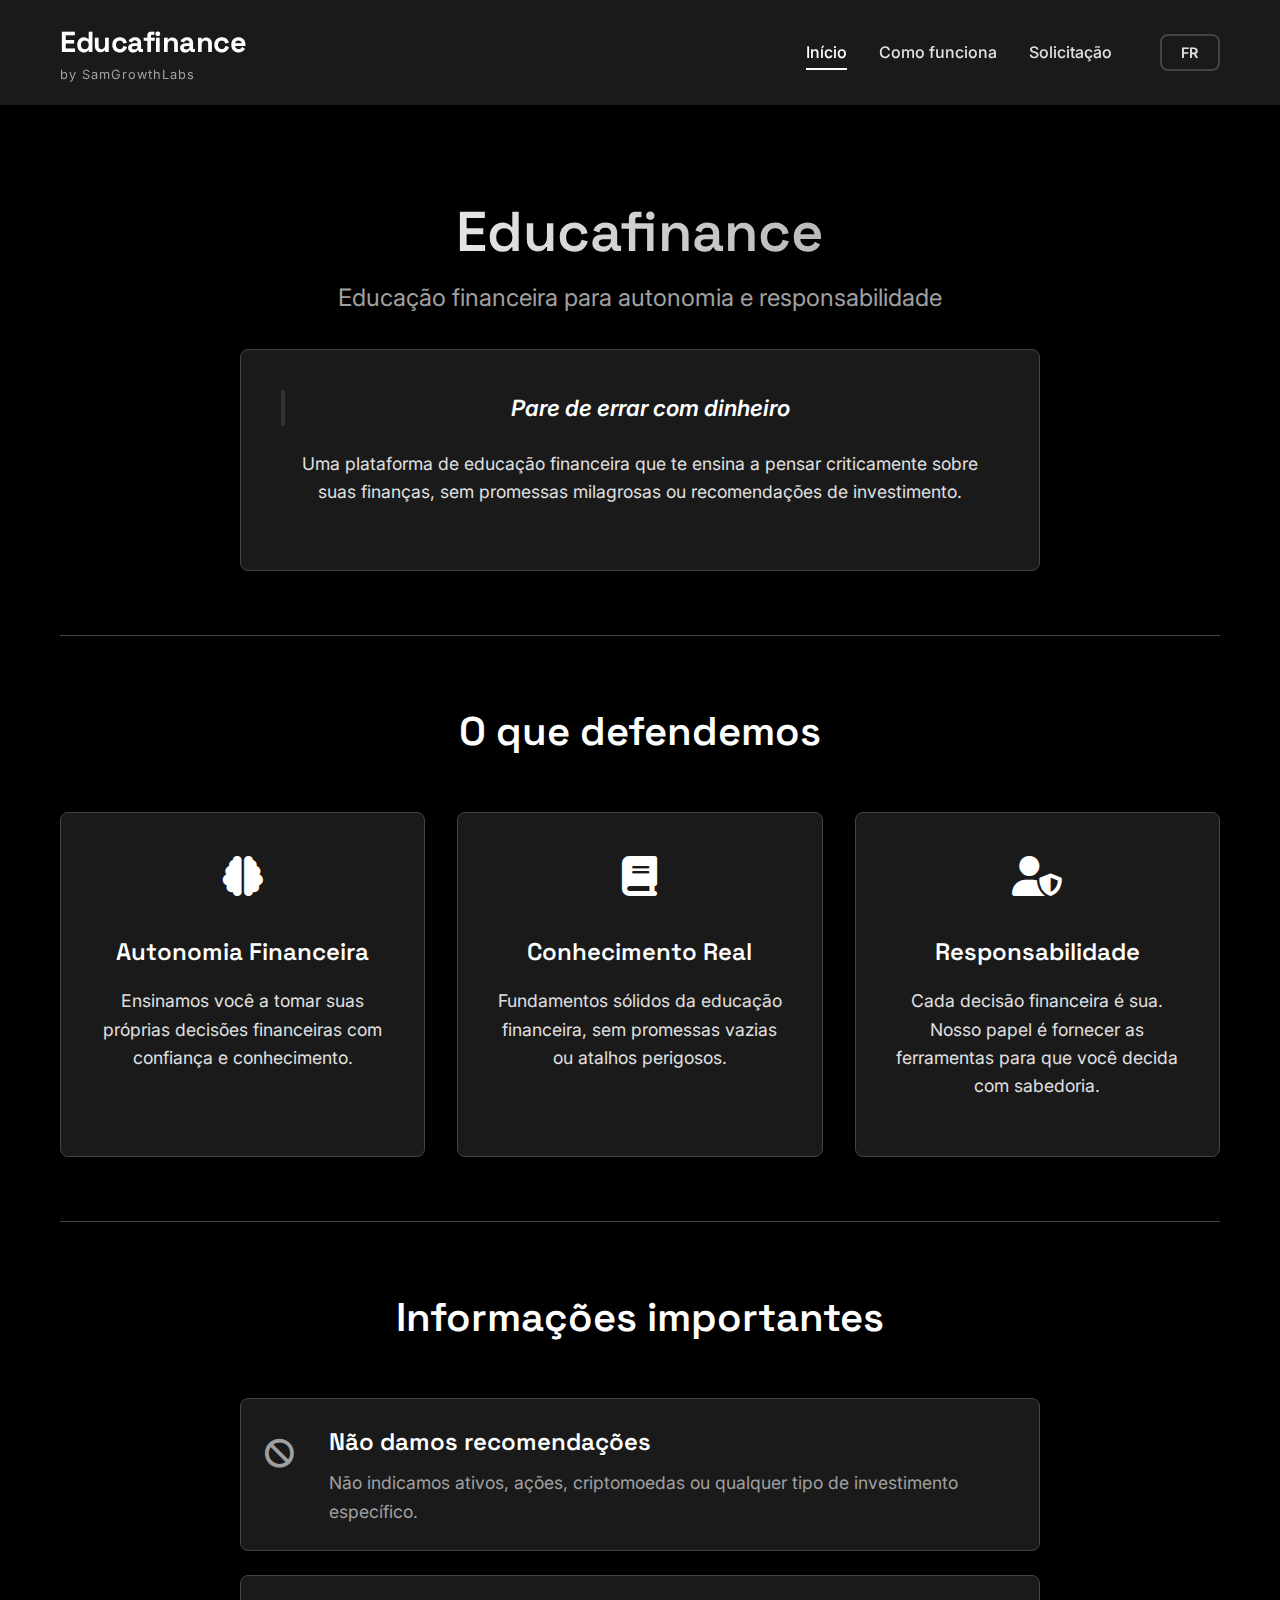
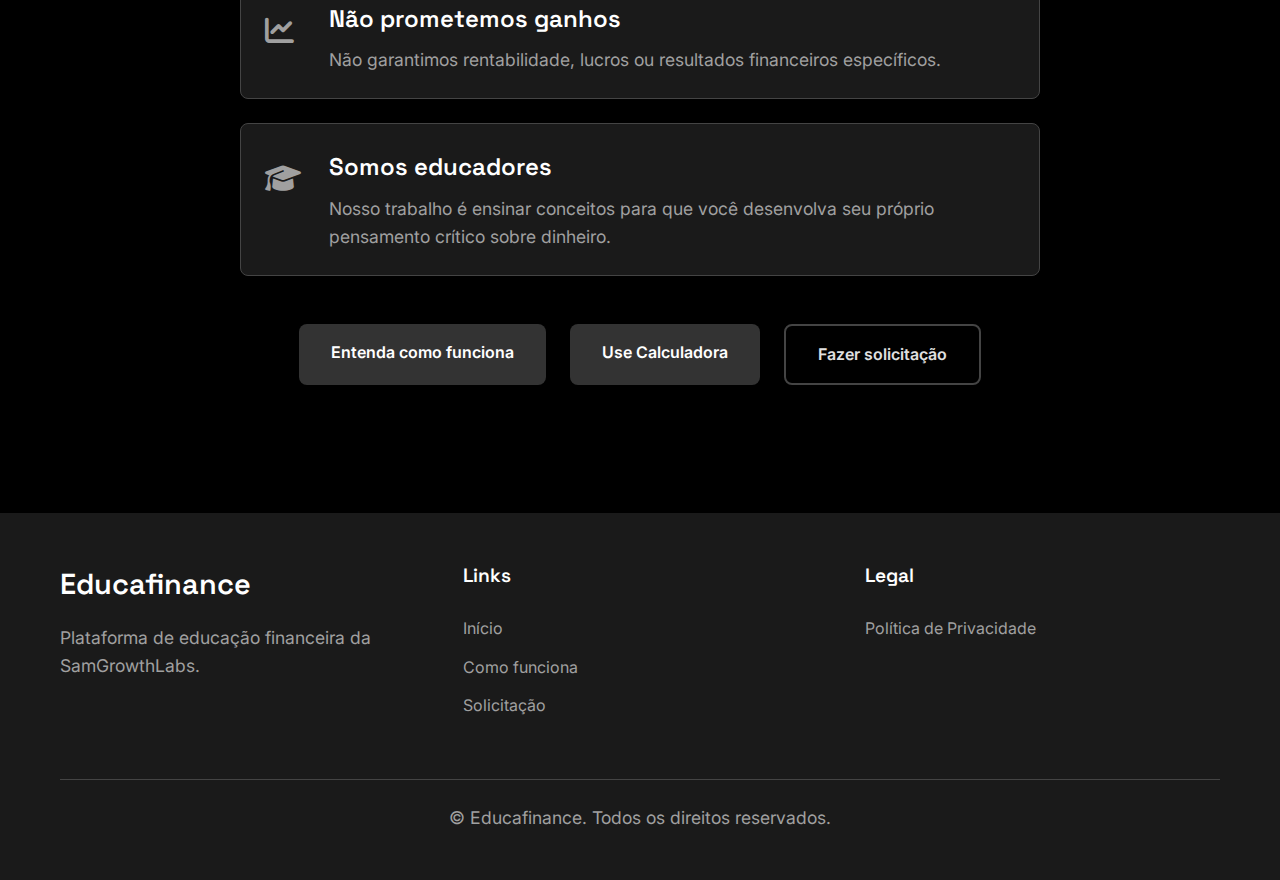
<file: index.html>
<!DOCTYPE html>
<html lang="pt-BR">
<head>
    <meta charset="UTF-8">
    <meta name="viewport" content="width=device-width, initial-scale=1.0">
    <title>Educafinance - Educação Financeira SamGrowthLabs</title>
    <link rel="stylesheet" href="style.css">
    <link rel="stylesheet" href="https://cdnjs.cloudflare.com/ajax/libs/font-awesome/6.4.0/css/all.min.css">
    <link href="https://fonts.googleapis.com/css2?family=Inter:wght@300;400;500;600;700&family=Space+Grotesk:wght@400;500;600&display=swap" rel="stylesheet">
</head>
<body>
    <!-- Navegação -->
    <nav class="navbar">
        <div class="container">
            <div class="nav-container">
                <a href="" class="logo">
                    <span class="logo-text" data-i18n="logo_text">Educafinance</span>
                    <span class="logo-subtext" data-i18n="logo_subtext">by SamGrowthLabs</span>
                </a>
                
                <div class="menu-toggle" id="mobile-menu">
                    <span class="bar"></span>
                    <span class="bar"></span>
                    <span class="bar"></span>
                </div>
                
                <ul class="nav-menu">
                    <li class="nav-item">
                        <a href="" class="nav-link active" data-i18n="nav_home">Início</a>
                    </li>
                    <li class="nav-item">
                        <a href="como_funciona/" class="nav-link" data-i18n="nav_how">Como funciona</a>
                    </li>
                    <li class="nav-item">
                        <a href="solicitacao/" class="nav-link" data-i18n="nav_request">Solicitação</a>
                    </li>
                    <li class="nav-item">
                        <button id="language-switch" class="nav-link language-btn">FR</button>
                    </li>
                </ul>
            </div>
        </div>
    </nav>

    <!-- Conteúdo Principal -->
    <main class="main-content">
        <div class="container">
            <!-- Hero Section -->
            <section class="hero-section">
                <div class="hero-content">
                    <h1 class="hero-title" data-i18n="hero_title">Educafinance</h1>
                    <p class="hero-subtitle" data-i18n="hero_subtitle">Educação financeira para autonomia e responsabilidade</p>
                    
                    <div class="hero-message">
                        <p class="highlight" data-i18n="hero_highlight">Pare de errar com dinheiro</p>
                        <p data-i18n="hero_description">Uma plataforma de educação financeira que te ensina a pensar criticamente sobre suas finanças, sem promessas milagrosas ou recomendações de investimento.</p>
                    </div>
                </div>
            </section>

            <!-- Princípios -->
            <section class="principles-section">
                <h2 class="section-title" data-i18n="principles_title">O que defendemos</h2>
                
                <div class="principles-grid">
                    <div class="principle-card">
                        <div class="principle-icon">
                            <i class="fas fa-brain"></i>
                        </div>
                        <h3 data-i18n="principle1_title">Autonomia Financeira</h3>
                        <p data-i18n="principle1_desc">Ensinamos você a tomar suas próprias decisões financeiras com confiança e conhecimento.</p>
                    </div>
                    
                    <div class="principle-card">
                        <div class="principle-icon">
                            <i class="fas fa-book"></i>
                        </div>
                        <h3 data-i18n="principle2_title">Conhecimento Real</h3>
                        <p data-i18n="principle2_desc">Fundamentos sólidos da educação financeira, sem promessas vazias ou atalhos perigosos.</p>
                    </div>
                    
                    <div class="principle-card">
                        <div class="principle-icon">
                            <i class="fas fa-user-shield"></i>
                        </div>
                        <h3 data-i18n="principle3_title">Responsabilidade</h3>
                        <p data-i18n="principle3_desc">Cada decisão financeira é sua. Nosso papel é fornecer as ferramentas para que você decida com sabedoria.</p>
                    </div>
                </div>
            </section>

            <!-- O que NÃO fazemos -->
            <section class="disclaimer-section">
                <h2 class="section-title" data-i18n="disclaimer_title">Importante: O que NÃO fazemos</h2>
                
                <div class="disclaimer-content">
                    <div class="disclaimer-item">
                        <div class="disclaimer-icon">
                            <i class="fas fa-ban"></i>
                        </div>
                        <div class="disclaimer-text">
                            <h3 data-i18n="disclaimer1_title">Não damos recomendações</h3>
                            <p data-i18n="disclaimer1_desc">Não indicamos ativos, ações, criptomoedas ou qualquer tipo de investimento específico.</p>
                        </div>
                    </div>
                    
                    <div class="disclaimer-item">
                        <div class="disclaimer-icon">
                            <i class="fas fa-chart-line"></i>
                        </div>
                        <div class="disclaimer-text">
                            <h3 data-i18n="disclaimer2_title">Não prometemos ganhos</h3>
                            <p data-i18n="disclaimer2_desc">Não garantimos rentabilidade, lucros ou resultados financeiros específicos.</p>
                        </div>
                    </div>
                    
                    <div class="disclaimer-item">
                        <div class="disclaimer-icon">
                            <i class="fas fa-graduation-cap"></i>
                        </div>
                        <div class="disclaimer-text">
                            <h3 data-i18n="disclaimer3_title">Somos educadores</h3>
                            <p data-i18n="disclaimer3_desc">Nosso trabalho é ensinar conceitos para que você desenvolva seu próprio pensamento crítico sobre dinheiro.</p>
                        </div>
                    </div>
                </div>
                
                <div class="cta-section">
                    <a href="como_funciona/" class="btn btn-primary" data-i18n="cta_how">Entenda como funciona</a>
                    <a href="https://calculadora.edu.samgrowthlabs.com.br" class="btn btn-primary" data-i18n="cta_calculator" target="_blank">Use Calculadora</a>
                    <a href="solicitacao/" class="btn btn-secondary" data-i18n="cta_request">Fazer solicitação</a>

                </div>
            </section>
        </div>
    </main>

    <!-- Rodapé -->
    <footer class="footer">
        <div class="container">
            <div class="footer-content">
                <div class="footer-info">
                    <h3 data-i18n="footer_title">Educafinance</h3>
                    <p data-i18n="footer_description">Plataforma de educação financeira da SamGrowthLabs.</p>
                </div>
                
                <div class="footer-links">
                    <h4 data-i18n="footer_links">Links</h4>
                    <ul>
                        <li><a href="" data-i18n="nav_home">Início</a></li>
                        <li><a href="como_funciona/" data-i18n="nav_how">Como funciona</a></li>
                        <li><a href="solicitacao/" data-i18n="nav_request">Solicitação</a></li>
                    </ul>
                </div>
                
                <div class="footer-legal">
                    <h4 data-i18n="footer_legal">Legal</h4>
                    <ul>
                        <li><a href="https://privacidade.samgrowthlabs.com.br" target="_blank" data-i18n="footer_privacy">Política de Privacidade</a></li>
                    </ul>
                </div>
            </div>
            
            <div class="footer-bottom">
                <p>&copy; <span id="current-year"></span> Educafinance. <span data-i18n="footer_copyright">Todos os direitos reservados.</span></p>
            </div>
        </div>
    </footer>

    <script src="script.js"></script>
    <script src="lang.js"></script>
</body>
</html>
</file>
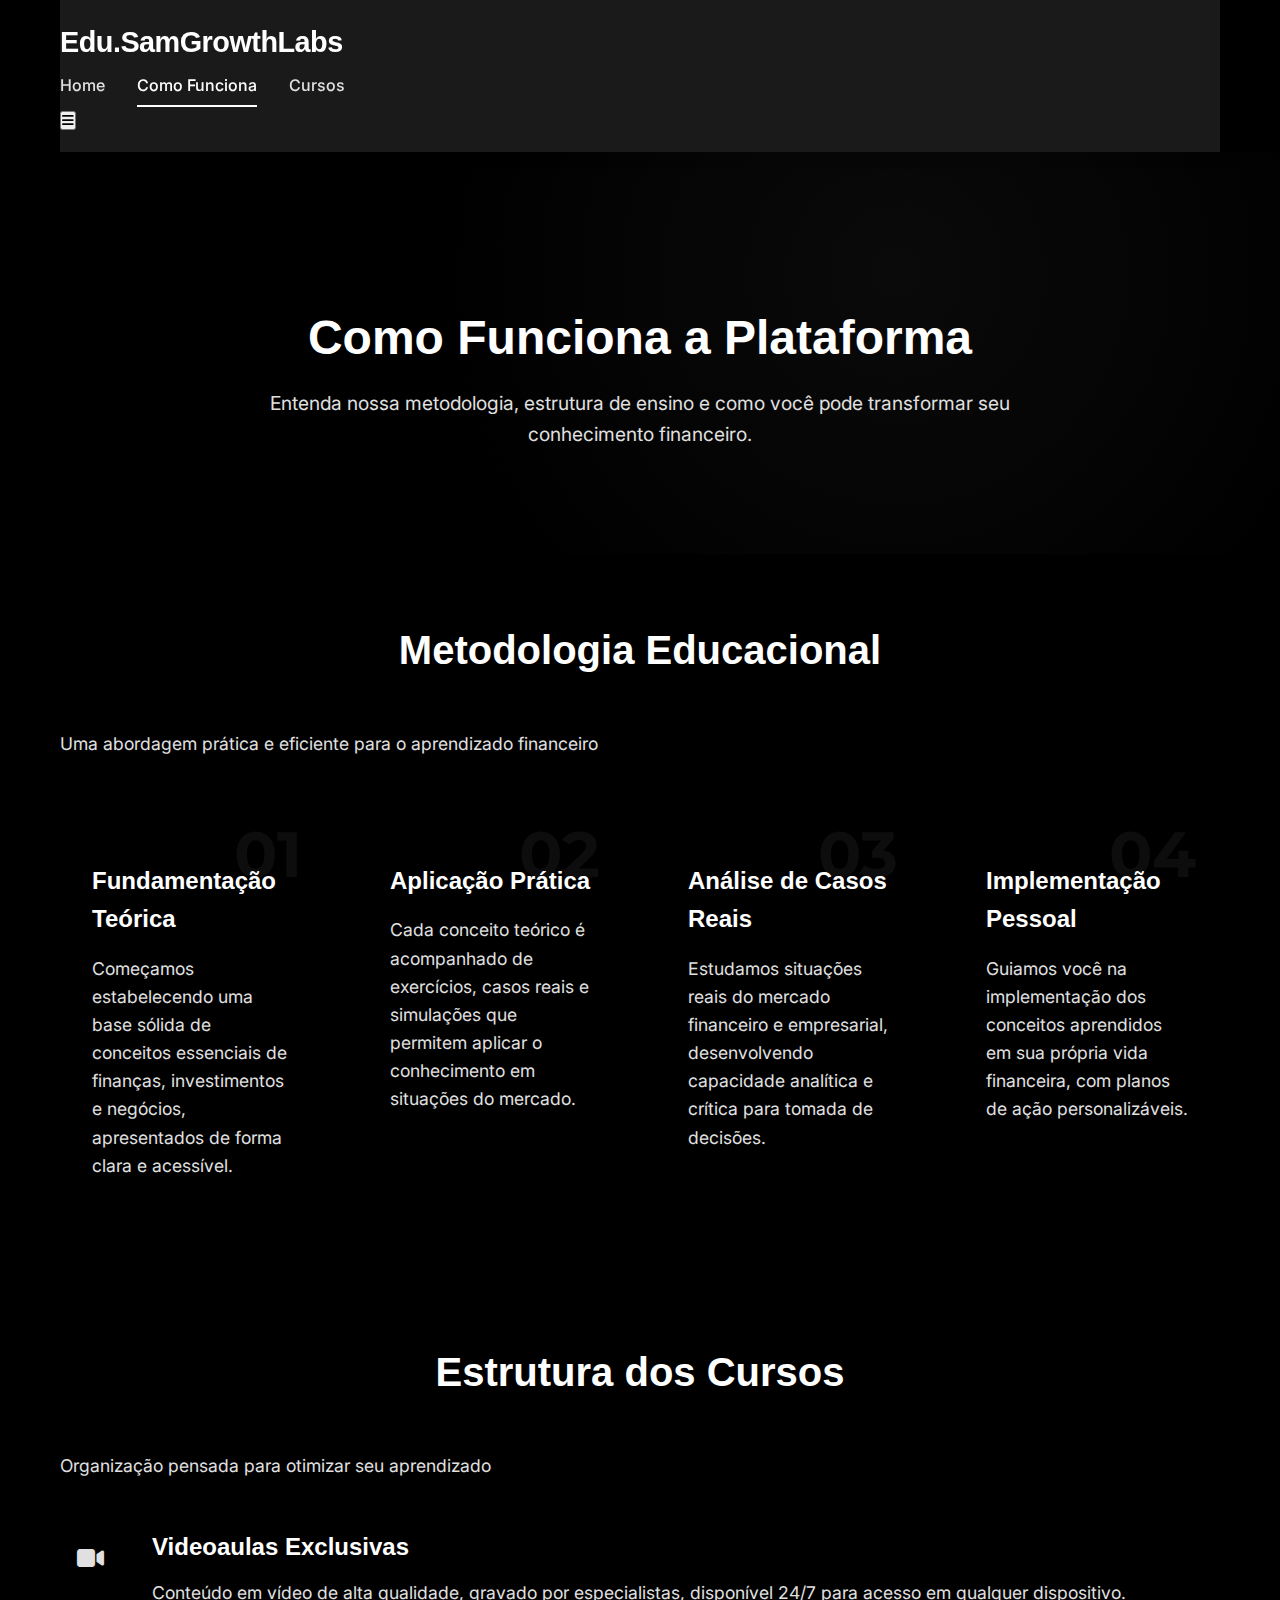
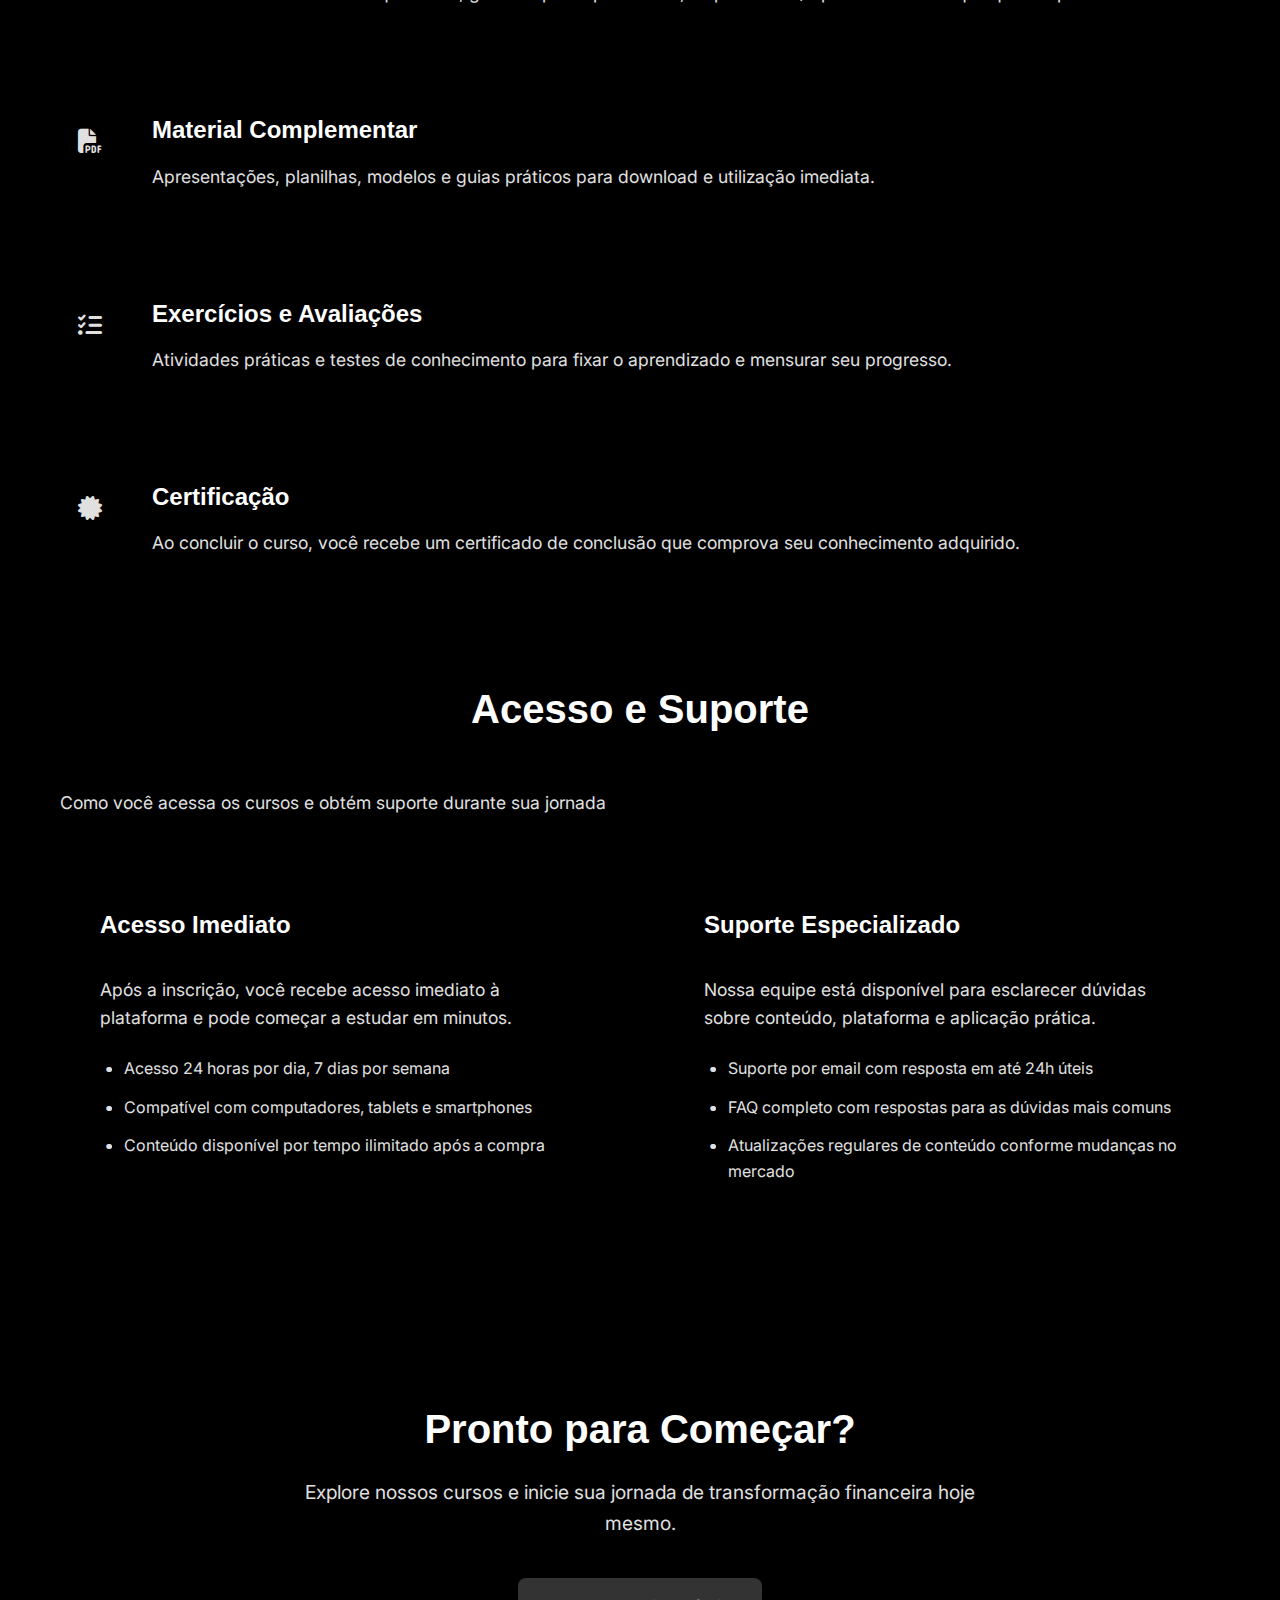
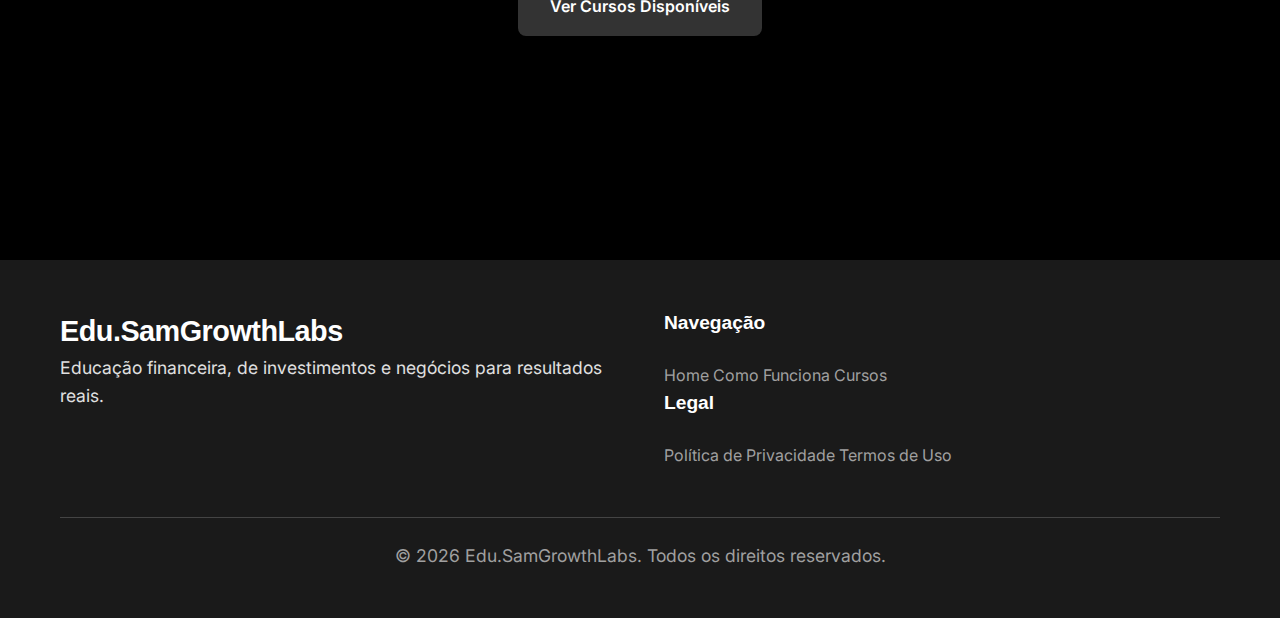
<file: como_funciona/index.html>
<!DOCTYPE html>
<html lang="pt-BR">
<head>
    <meta charset="UTF-8">
    <meta name="viewport" content="width=device-width, initial-scale=1.0">
    <title>Como Funciona - Edu.SamGrowthLabs</title>
    <link rel="stylesheet" href="../style.css">
    <link rel="stylesheet" href="style.css">
    <link rel="preconnect" href="https://fonts.googleapis.com">
    <link rel="preconnect" href="https://fonts.gstatic.com" crossorigin>
    <link href="https://fonts.googleapis.com/css2?family=Inter:wght@300;400;500;600;700&family=Montserrat:wght@400;500;600;700&display=swap" rel="stylesheet">
    <link rel="stylesheet" href="https://cdnjs.cloudflare.com/ajax/libs/font-awesome/6.4.0/css/all.min.css">
</head>
<body>
    <!-- Cabeçalho -->
    <header class="header">
        <div class="container">
            <nav class="navbar">
                <a href="../index.html" class="logo">
                    <span class="logo-text">Edu.<span class="logo-highlight">SamGrowthLabs</span></span>
                </a>
                
                <div class="nav-menu">
                    <a href="../index.html" class="nav-link">Home</a>
                    <a href="index.html" class="nav-link active">Como Funciona</a>
                    <a href="../cursos/index.html" class="nav-link">Cursos</a>
                </div>
                
                <button class="mobile-menu-btn" id="mobileMenuBtn">
                    <i class="fas fa-bars"></i>
                </button>
            </nav>
        </div>
    </header>

    <!-- Hero Section -->
    <section class="hero-page">
        <div class="container">
            <div class="hero-page-content">
                <h1 class="hero-page-title">Como Funciona a Plataforma</h1>
                <p class="hero-page-subtitle">Entenda nossa metodologia, estrutura de ensino e como você pode transformar seu conhecimento financeiro.</p>
            </div>
        </div>
    </section>

    <!-- Conteúdo Principal -->
    <main class="main-content">
        <div class="container">
            <!-- Seção 1: Metodologia -->
            <section class="content-section">
                <div class="section-header">
                    <h2 class="section-title">Metodologia Educacional</h2>
                    <p class="section-subtitle">Uma abordagem prática e eficiente para o aprendizado financeiro</p>
                </div>
                
                <div class="how-it-works-grid">
                    <div class="how-it-works-card">
                        <div class="how-it-works-number">01</div>
                        <h3>Fundamentação Teórica</h3>
                        <p>Começamos estabelecendo uma base sólida de conceitos essenciais de finanças, investimentos e negócios, apresentados de forma clara e acessível.</p>
                    </div>
                    
                    <div class="how-it-works-card">
                        <div class="how-it-works-number">02</div>
                        <h3>Aplicação Prática</h3>
                        <p>Cada conceito teórico é acompanhado de exercícios, casos reais e simulações que permitem aplicar o conhecimento em situações do mercado.</p>
                    </div>
                    
                    <div class="how-it-works-card">
                        <div class="how-it-works-number">03</div>
                        <h3>Análise de Casos Reais</h3>
                        <p>Estudamos situações reais do mercado financeiro e empresarial, desenvolvendo capacidade analítica e crítica para tomada de decisões.</p>
                    </div>
                    
                    <div class="how-it-works-card">
                        <div class="how-it-works-number">04</div>
                        <h3>Implementação Pessoal</h3>
                        <p>Guiamos você na implementação dos conceitos aprendidos em sua própria vida financeira, com planos de ação personalizáveis.</p>
                    </div>
                </div>
            </section>
            
            <!-- Seção 2: Estrutura do Curso -->
            <section class="content-section">
                <div class="section-header">
                    <h2 class="section-title">Estrutura dos Cursos</h2>
                    <p class="section-subtitle">Organização pensada para otimizar seu aprendizado</p>
                </div>
                
                <div class="course-structure">
                    <div class="structure-item">
                        <div class="structure-icon">
                            <i class="fas fa-video"></i>
                        </div>
                        <div class="structure-content">
                            <h3>Videoaulas Exclusivas</h3>
                            <p>Conteúdo em vídeo de alta qualidade, gravado por especialistas, disponível 24/7 para acesso em qualquer dispositivo.</p>
                        </div>
                    </div>
                    
                    <div class="structure-item">
                        <div class="structure-icon">
                            <i class="fas fa-file-pdf"></i>
                        </div>
                        <div class="structure-content">
                            <h3>Material Complementar</h3>
                            <p>Apresentações, planilhas, modelos e guias práticos para download e utilização imediata.</p>
                        </div>
                    </div>
                    
                    <div class="structure-item">
                        <div class="structure-icon">
                            <i class="fas fa-tasks"></i>
                        </div>
                        <div class="structure-content">
                            <h3>Exercícios e Avaliações</h3>
                            <p>Atividades práticas e testes de conhecimento para fixar o aprendizado e mensurar seu progresso.</p>
                        </div>
                    </div>
                    
                    <div class="structure-item">
                        <div class="structure-icon">
                            <i class="fas fa-certificate"></i>
                        </div>
                        <div class="structure-content">
                            <h3>Certificação</h3>
                            <p>Ao concluir o curso, você recebe um certificado de conclusão que comprova seu conhecimento adquirido.</p>
                        </div>
                    </div>
                </div>
            </section>
            
            <!-- Seção 3: Acesso e Suporte -->
            <section class="content-section">
                <div class="section-header">
                    <h2 class="section-title">Acesso e Suporte</h2>
                    <p class="section-subtitle">Como você acessa os cursos e obtém suporte durante sua jornada</p>
                </div>
                
                <div class="access-support">
                    <div class="access-card">
                        <h3>Acesso Imediato</h3>
                        <p>Após a inscrição, você recebe acesso imediato à plataforma e pode começar a estudar em minutos.</p>
                        <ul>
                            <li>Acesso 24 horas por dia, 7 dias por semana</li>
                            <li>Compatível com computadores, tablets e smartphones</li>
                            <li>Conteúdo disponível por tempo ilimitado após a compra</li>
                        </ul>
                    </div>
                    
                    <div class="access-card">
                        <h3>Suporte Especializado</h3>
                        <p>Nossa equipe está disponível para esclarecer dúvidas sobre conteúdo, plataforma e aplicação prática.</p>
                        <ul>
                            <li>Suporte por email com resposta em até 24h úteis</li>
                            <li>FAQ completo com respostas para as dúvidas mais comuns</li>
                            <li>Atualizações regulares de conteúdo conforme mudanças no mercado</li>
                        </ul>
                    </div>
                </div>
            </section>
            
            <!-- CTA Section -->
            <section class="content-section cta-section">
                <div class="cta-content">
                    <h2 class="cta-title">Pronto para Começar?</h2>
                    <p class="cta-text">Explore nossos cursos e inicie sua jornada de transformação financeira hoje mesmo.</p>
                    <a href="../cursos/index.html" class="btn btn-primary btn-large">Ver Cursos Disponíveis</a>
                </div>
            </section>
        </div>
    </main>

    <!-- Rodapé -->
    <footer class="footer">
        <div class="container">
            <div class="footer-content">
                <div class="footer-logo">
                    <a href="../index.html" class="logo">
                        <span class="logo-text">Edu.<span class="logo-highlight">SamGrowthLabs</span></span>
                    </a>
                    <p class="footer-description">Educação financeira, de investimentos e negócios para resultados reais.</p>
                </div>
                
                <div class="footer-links">
                    <div class="footer-links-group">
                        <h4 class="footer-links-title">Navegação</h4>
                        <a href="../index.html" class="footer-link">Home</a>
                        <a href="index.html" class="footer-link">Como Funciona</a>
                        <a href="../cursos/index.html" class="footer-link">Cursos</a>
                    </div>
                    
                    <div class="footer-links-group">
                        <h4 class="footer-links-title">Legal</h4>
                        <a href="../pages/educa_finance/privacidade/index.html" class="footer-link">Política de Privacidade</a>
                        <a href="../pages/educa_finance/privacidade/index.html" class="footer-link">Termos de Uso</a>
                    </div>
                </div>
            </div>
            
            <div class="footer-bottom">
                <p class="copyright">&copy; <span id="currentYear"></span> Edu.SamGrowthLabs. Todos os direitos reservados.</p>
            </div>
        </div>
    </footer>

    <script src="../script.js"></script>
    <script src="script.js"></script>
</body>
</html>
</file>
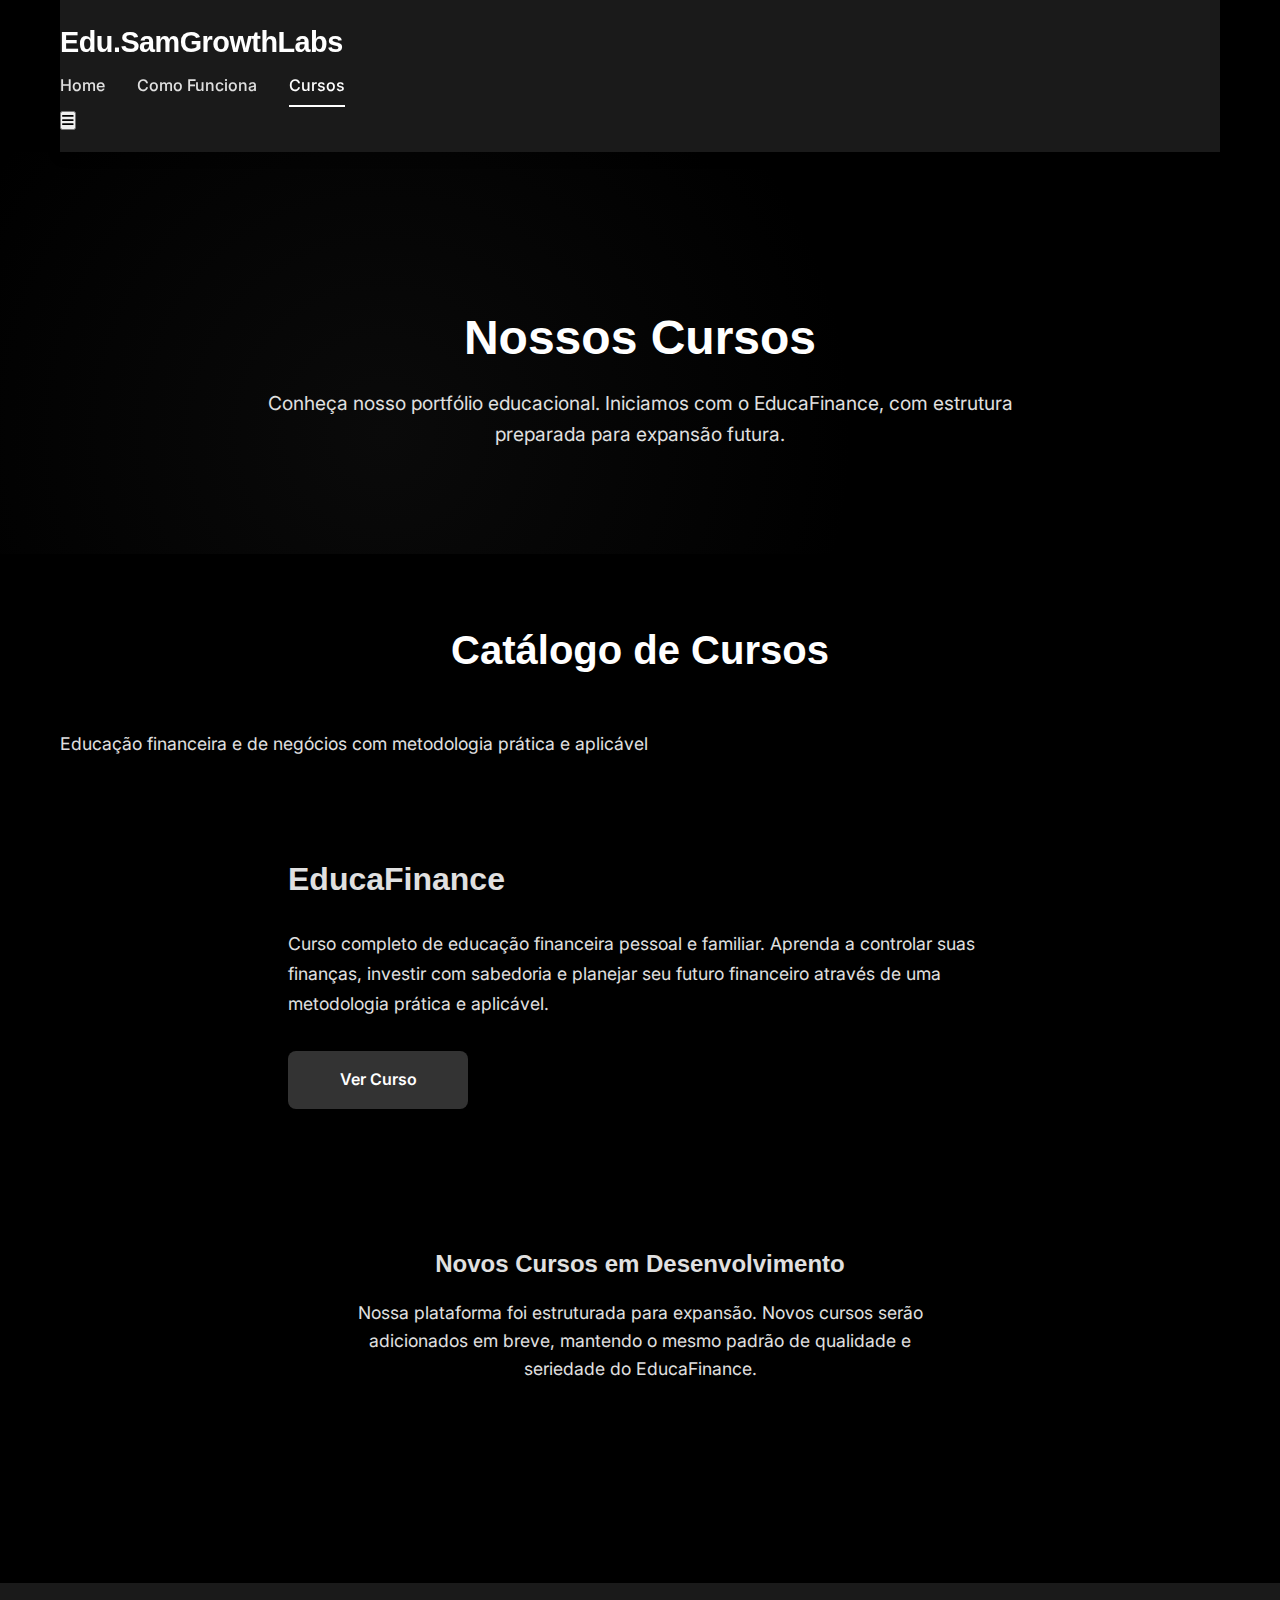
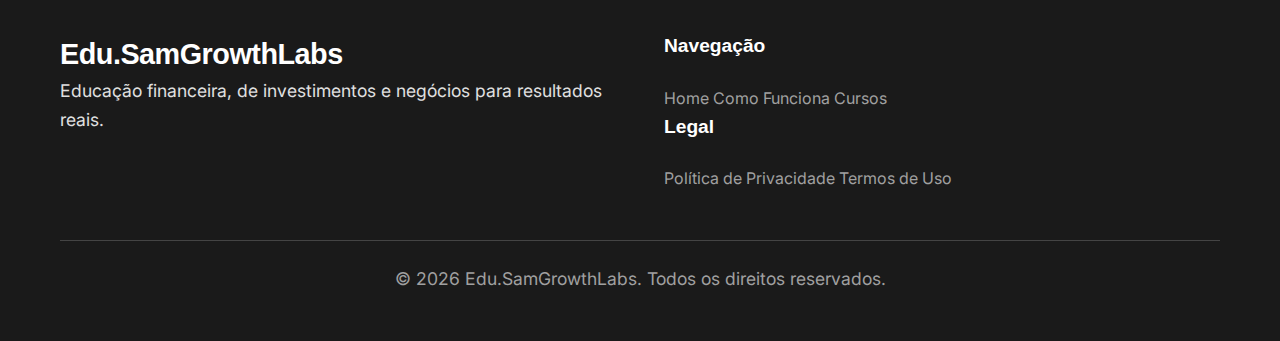
<file: cursos/index.html>
<!DOCTYPE html>
<html lang="pt-BR">
<head>
    <meta charset="UTF-8">
    <meta name="viewport" content="width=device-width, initial-scale=1.0">
    <title>Cursos - Edu.SamGrowthLabs</title>
    <link rel="stylesheet" href="../style.css">
    <link rel="stylesheet" href="style.css">
    <link rel="preconnect" href="https://fonts.googleapis.com">
    <link rel="preconnect" href="https://fonts.gstatic.com" crossorigin>
    <link href="https://fonts.googleapis.com/css2?family=Inter:wght@300;400;500;600;700&family=Montserrat:wght@400;500;600;700&display=swap" rel="stylesheet">
    <link rel="stylesheet" href="https://cdnjs.cloudflare.com/ajax/libs/font-awesome/6.4.0/css/all.min.css">
</head>
<body>
    <!-- Cabeçalho -->
    <header class="header">
        <div class="container">
            <nav class="navbar">
                <a href="../index.html" class="logo">
                    <span class="logo-text">Edu.<span class="logo-highlight">SamGrowthLabs</span></span>
                </a>
                
                <div class="nav-menu">
                    <a href="../index.html" class="nav-link">Home</a>
                    <a href="../como_funciona/index.html" class="nav-link">Como Funciona</a>
                    <a href="index.html" class="nav-link active">Cursos</a>
                </div>
                
                <button class="mobile-menu-btn" id="mobileMenuBtn">
                    <i class="fas fa-bars"></i>
                </button>
            </nav>
        </div>
    </header>

    <!-- Hero Section -->
    <section class="hero-page">
        <div class="container">
            <div class="hero-page-content">
                <h1 class="hero-page-title">Nossos Cursos</h1>
                <p class="hero-page-subtitle">Conheça nosso portfólio educacional. Iniciamos com o EducaFinance, com estrutura preparada para expansão futura.</p>
            </div>
        </div>
    </section>

    <!-- Catálogo de Cursos -->
    <main class="main-content">
        <div class="container">
            <section class="courses-section">
                <div class="section-header">
                    <h2 class="section-title">Catálogo de Cursos</h2>
                    <p class="section-subtitle">Educação financeira e de negócios com metodologia prática e aplicável</p>
                </div>
                
                <div class="courses-list">
                    <!-- Curso EducaFinance -->
                    <div class="course-item">
                        <div class="course-info">
                            <h3 class="course-title">EducaFinance</h3>
                            <p class="course-description">Curso completo de educação financeira pessoal e familiar. Aprenda a controlar suas finanças, investir com sabedoria e planejar seu futuro financeiro através de uma metodologia prática e aplicável.</p>
                            <a href="../pages/educa_finance/index.html" class="btn btn-primary">Ver Curso</a>
                        </div>
                    </div>
                    
                    <!-- Espaço para novos cursos -->
                    <div class="coming-soon-section">
                        <h3>Novos Cursos em Desenvolvimento</h3>
                        <p>Nossa plataforma foi estruturada para expansão. Novos cursos serão adicionados em breve, mantendo o mesmo padrão de qualidade e seriedade do EducaFinance.</p>
                    </div>
                </div>
            </section>
        </div>
    </main>

    <!-- Rodapé -->
    <footer class="footer">
        <div class="container">
            <div class="footer-content">
                <div class="footer-logo">
                    <a href="../index.html" class="logo">
                        <span class="logo-text">Edu.<span class="logo-highlight">SamGrowthLabs</span></span>
                    </a>
                    <p class="footer-description">Educação financeira, de investimentos e negócios para resultados reais.</p>
                </div>
                
                <div class="footer-links">
                    <div class="footer-links-group">
                        <h4 class="footer-links-title">Navegação</h4>
                        <a href="../index.html" class="footer-link">Home</a>
                        <a href="../como_funciona/index.html" class="footer-link">Como Funciona</a>
                        <a href="index.html" class="footer-link">Cursos</a>
                    </div>
                    
                    <div class="footer-links-group">
                        <h4 class="footer-links-title">Legal</h4>
                        <a href="../pages/educa_finance/privacidade/index.html" class="footer-link">Política de Privacidade</a>
                        <a href="../pages/educa_finance/privacidade/index.html" class="footer-link">Termos de Uso</a>
                    </div>
                </div>
            </div>
            
            <div class="footer-bottom">
                <p class="copyright">&copy; <span id="currentYear"></span> Edu.SamGrowthLabs. Todos os direitos reservados.</p>
            </div>
        </div>
    </footer>

    <script src="../script.js"></script>
    <script src="script.js"></script>
</body>
</html>
</file>
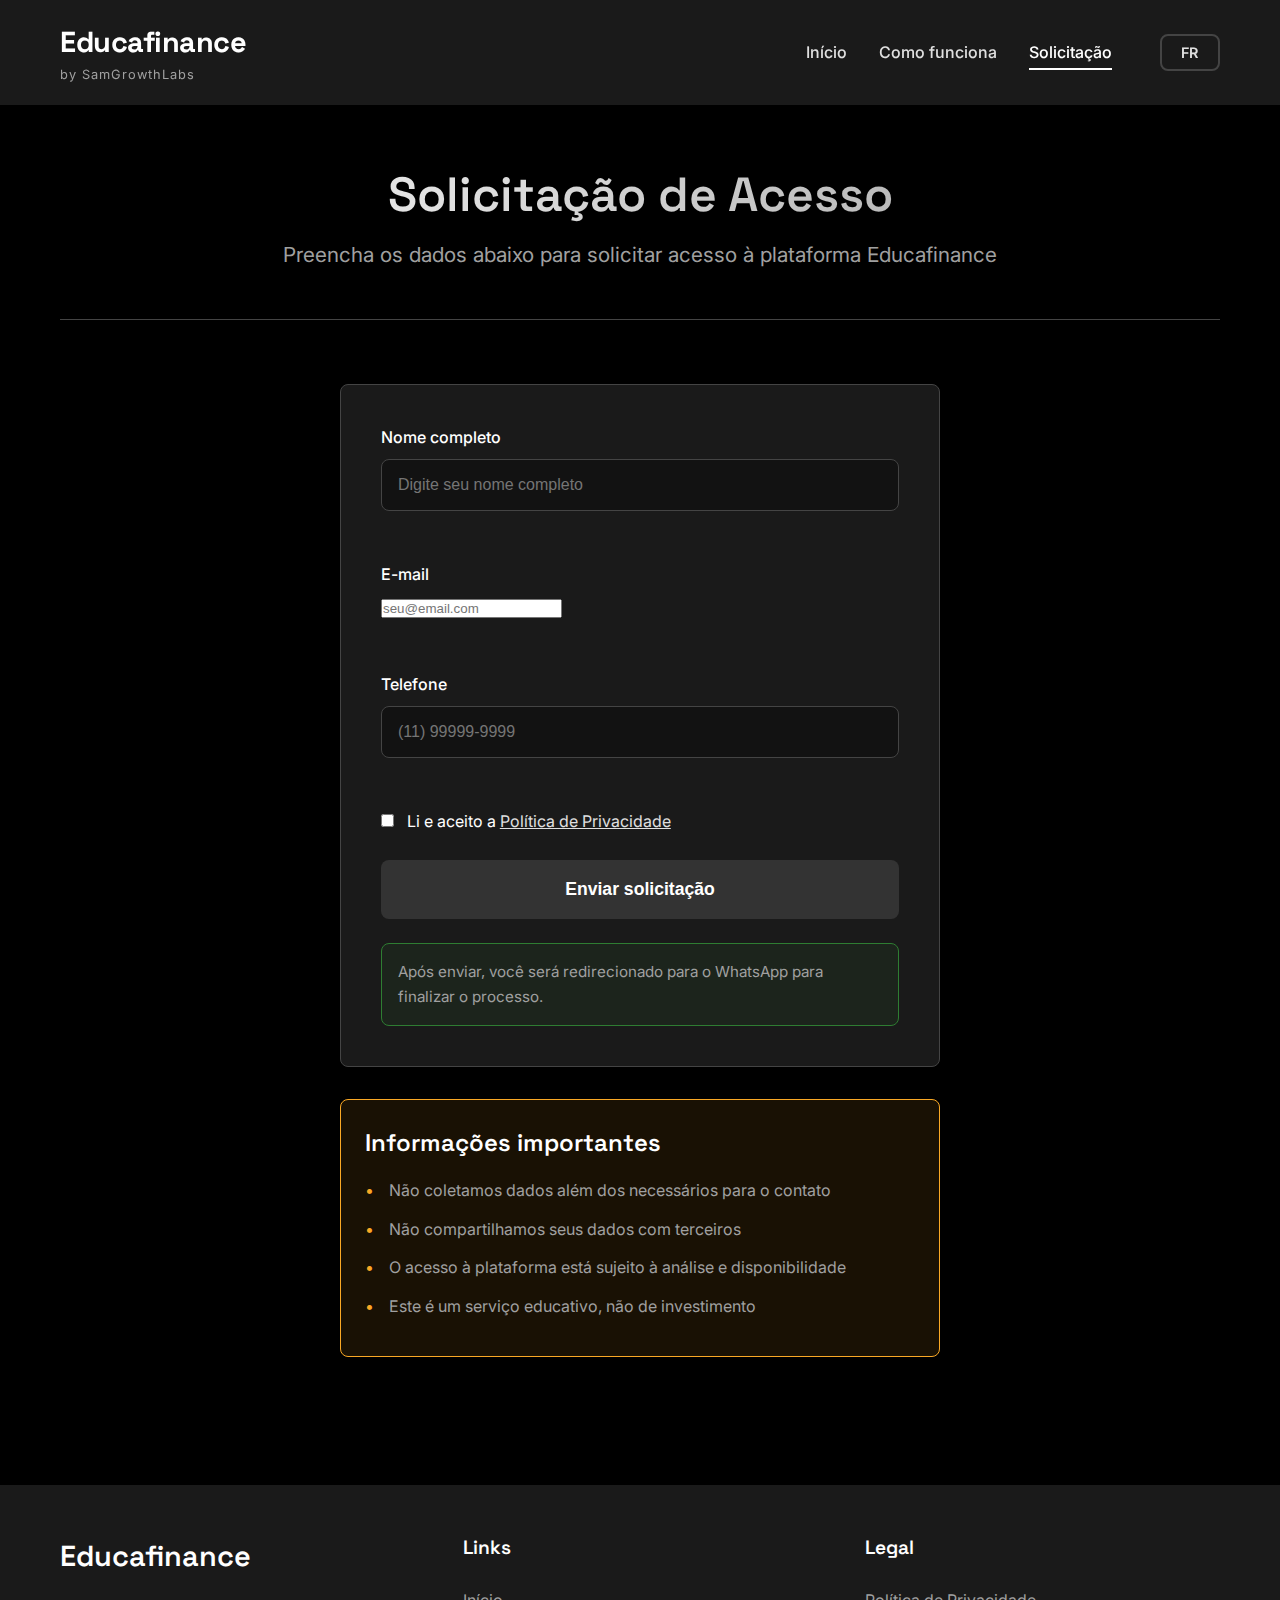
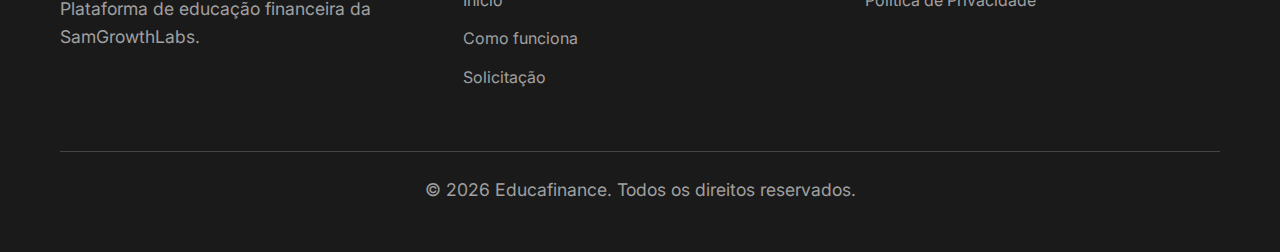
<file: solicitacao/index.html>
<!DOCTYPE html>
<html lang="pt-BR">
<head>
    <meta charset="UTF-8">
    <meta name="viewport" content="width=device-width, initial-scale=1.0">
    <title>Solicitação - Educafinance</title>
    <link rel="stylesheet" href="../style.css">
    <link rel="stylesheet" href="style.css">
    <link rel="stylesheet" href="https://cdnjs.cloudflare.com/ajax/libs/font-awesome/6.4.0/css/all.min.css">
    <link href="https://fonts.googleapis.com/css2?family=Inter:wght@300;400;500;600;700&family=Space+Grotesk:wght@400;500;600&display=swap" rel="stylesheet">
</head>
<body>
    <!-- Navegação -->
    <nav class="navbar">
        <div class="container">
            <div class="nav-container">
                <a href="../" class="logo">
                    <span class="logo-text" data-i18n="logo_text">Educafinance</span>
                    <span class="logo-subtext" data-i18n="logo_subtext">by SamGrowthLabs</span>
                </a>
                
                <div class="menu-toggle" id="mobile-menu">
                    <span class="bar"></span>
                    <span class="bar"></span>
                    <span class="bar"></span>
                </div>
                
                <ul class="nav-menu">
                    <li class="nav-item">
                        <a href="../" class="nav-link" data-i18n="nav_home">Início</a>
                    </li>
                    <li class="nav-item">
                        <a href="../como_funciona/" class="nav-link" data-i18n="nav_how">Como funciona</a>
                    </li>
                    <li class="nav-item">
                        <a href="" class="nav-link active" data-i18n="nav_request">Solicitação</a>
                    </li>
                    <li class="nav-item">
                        <button id="language-switch" class="nav-link language-btn">FR</button>
                    </li>
                </ul>
            </div>
        </div>
    </nav>

    <!-- Conteúdo Principal -->
    <main class="main-content">
        <div class="container">
            <!-- Cabeçalho -->
            <section class="form-header">
                <h1 class="page-title" data-i18n="request_title">Solicitação de Acesso</h1>
                <p class="page-subtitle" data-i18n="request_subtitle">Preencha os dados abaixo para solicitar acesso à plataforma Educafinance</p>
            </section>

            <!-- Formulário -->
            <section class="form-section">
                <div class="form-container">
                    <form id="request-form" class="request-form">
                        <!-- Campo Nome -->
                        <div class="form-group">
                            <label for="full-name" data-i18n="form_name">Nome completo</label>
                            <input type="text" id="full-name" name="full-name" required 
                                   placeholder="Digite seu nome completo" 
                                   data-i18n-placeholder="form_name_placeholder">
                            <div class="error-message" id="name-error"></div>
                        </div>

                        <!-- Campo Email -->
                        <div class="form-group">
                            <label for="email" data-i18n="form_email">E-mail</label>
                            <input type="email" id="email" name="email" required 
                                placeholder="seu@email.com"
                                data-i18n-placeholder="form_email_placeholder">
                            <div class="error-message" id="email-error"></div>
                        </div>

                        <!-- Campo Telefone -->
                        <div class="form-group">
                            <label for="phone" data-i18n="form_phone">Telefone</label>
                            <input type="tel" id="phone" name="phone" required 
                                   placeholder="(11) 99999-9999"
                                   data-i18n-placeholder="form_phone_placeholder">
                            <div class="error-message" id="phone-error"></div>
                        </div>

                        <!-- Checkbox de Privacidade -->
                        <div class="form-group checkbox-group">
                            <input type="checkbox" id="privacy" name="privacy" required>
                            <label for="privacy">
                                <span data-i18n="form_privacy">Li e aceito a</span>
                                <a href="https://privacidade.samgrowthlabs.com.br" target="_blank" data-i18n="footer_privacy">
                                    Política de Privacidade
                                </a>
                            </label>
                            <div class="error-message" id="privacy-error"></div>
                        </div>

                        <!-- Botão de Envio -->
                        <div class="form-group">
                            <button type="submit" class="btn btn-primary submit-btn" data-i18n="form_submit">
                                <i class="fas fa-paper-plane"></i>
                                Enviar solicitação
                            </button>
                        </div>

                        <!-- Informações Adicionais -->
                        <div class="form-info">
                            <p data-i18n="form_info">
                                <i class="fas fa-info-circle"></i>
                                Após enviar, você será redirecionado para o WhatsApp para finalizar o processo.
                            </p>
                        </div>
                    </form>

                    <!-- Avisos -->
                    <div class="form-disclaimer">
                        <h3 data-i18n="disclaimer_title">Informações importantes</h3>
                        <ul>
                            <li data-i18n="disclaimer1">Não coletamos dados além dos necessários para o contato</li>
                            <li data-i18n="disclaimer2">Não compartilhamos seus dados com terceiros</li>
                            <li data-i18n="disclaimer3">O acesso à plataforma está sujeito à análise e disponibilidade</li>
                            <li data-i18n="disclaimer4">Este é um serviço educativo, não de investimento</li>
                        </ul>
                    </div>
                </div>
            </section>
        </div>
    </main>

    <!-- Rodapé -->
    <footer class="footer">
        <div class="container">
            <div class="footer-content">
                <div class="footer-info">
                    <h3 data-i18n="footer_title">Educafinance</h3>
                    <p data-i18n="footer_description">Plataforma de educação financeira da SamGrowthLabs.</p>
                </div>
                
                <div class="footer-links">
                    <h4 data-i18n="footer_links">Links</h4>
                    <ul>
                        <li><a href="../" data-i18n="nav_home">Início</a></li>
                        <li><a href="../como_funciona/" data-i18n="nav_how">Como funciona</a></li>
                        <li><a href="" data-i18n="nav_request">Solicitação</a></li>
                    </ul>
                </div>
                
                <div class="footer-legal">
                    <h4 data-i18n="footer_legal">Legal</h4>
                    <ul>
                        <li><a href="https://privacidade.samgrowthlabs.com.br" target="_blank" data-i18n="footer_privacy">Política de Privacidade</a></li>
                    </ul>
                </div>
            </div>
            
            <div class="footer-bottom">
                <p>&copy; <span id="current-year"></span> Educafinance. <span data-i18n="footer_copyright">Todos os direitos reservados.</span></p>
            </div>
        </div>
    </footer>

    <script src="../lang.js"></script>
    <script src="script.js"></script>
</body>
</html>
</file>
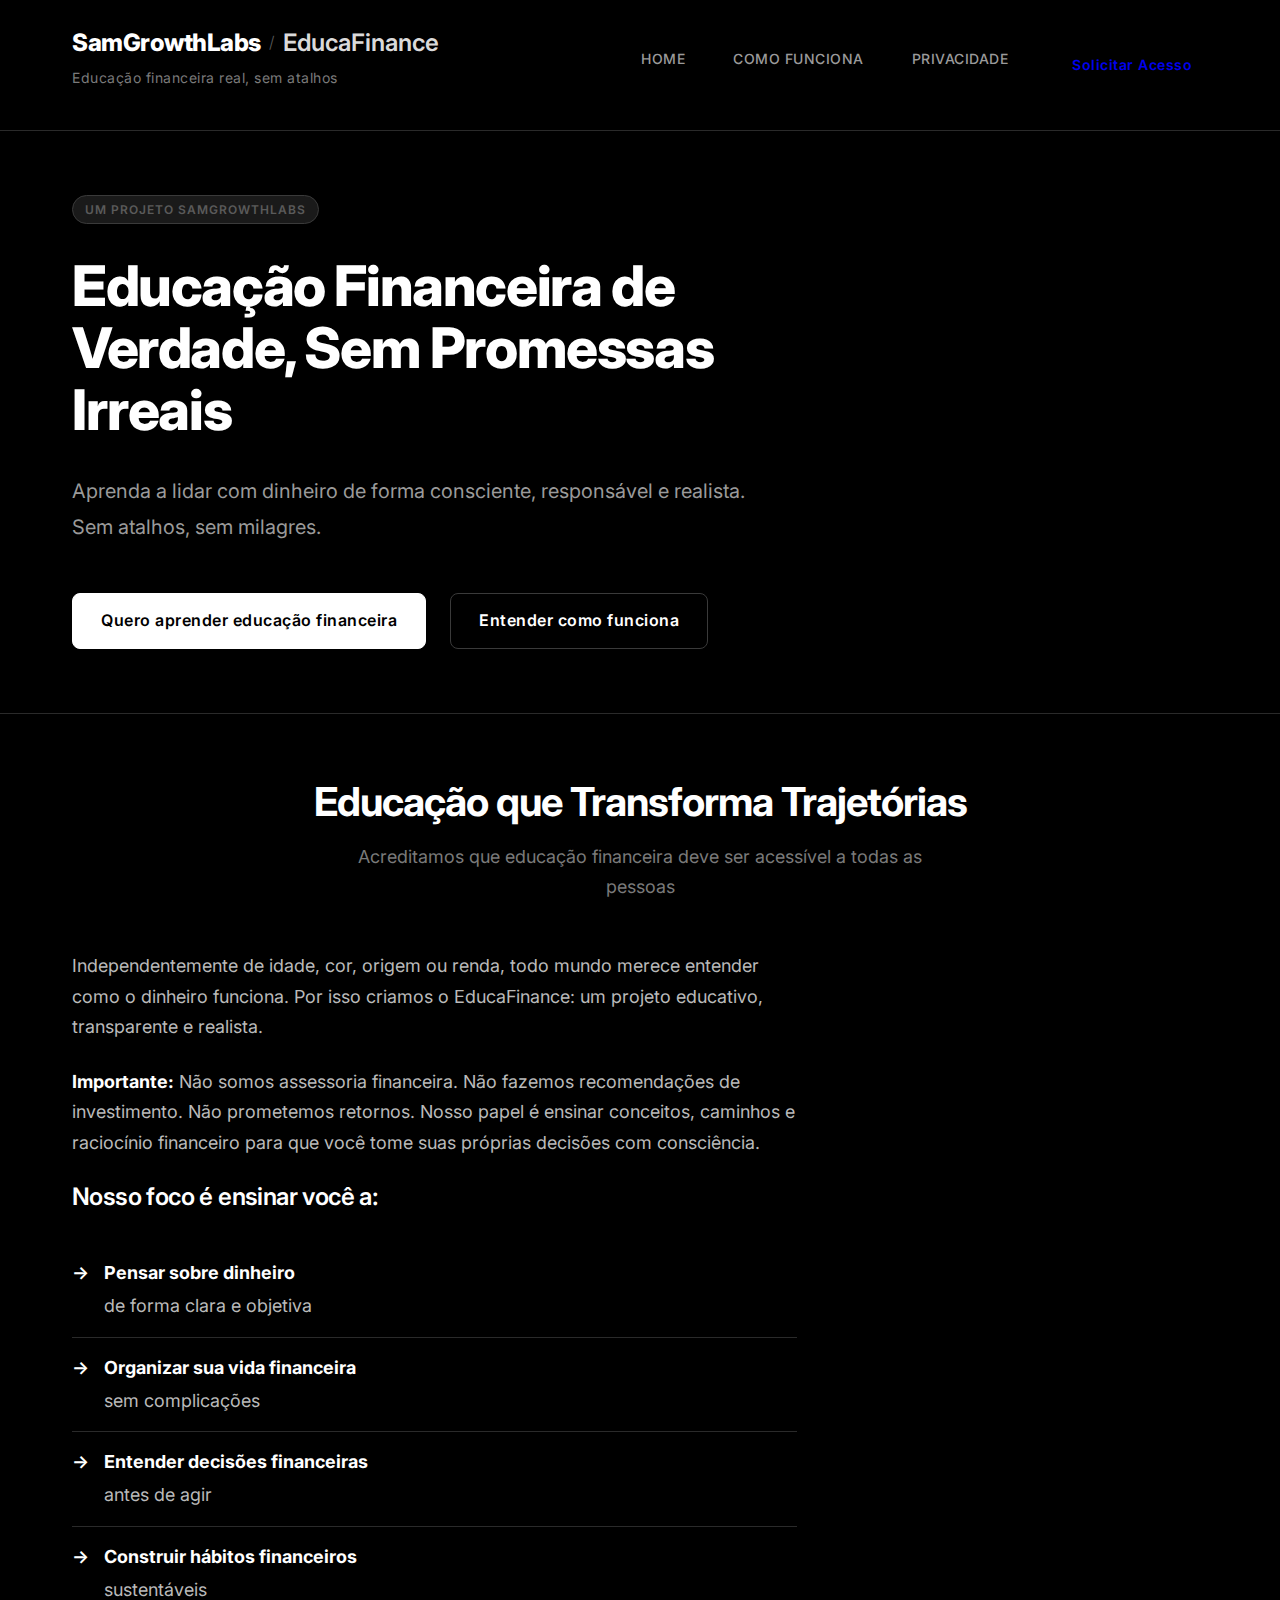
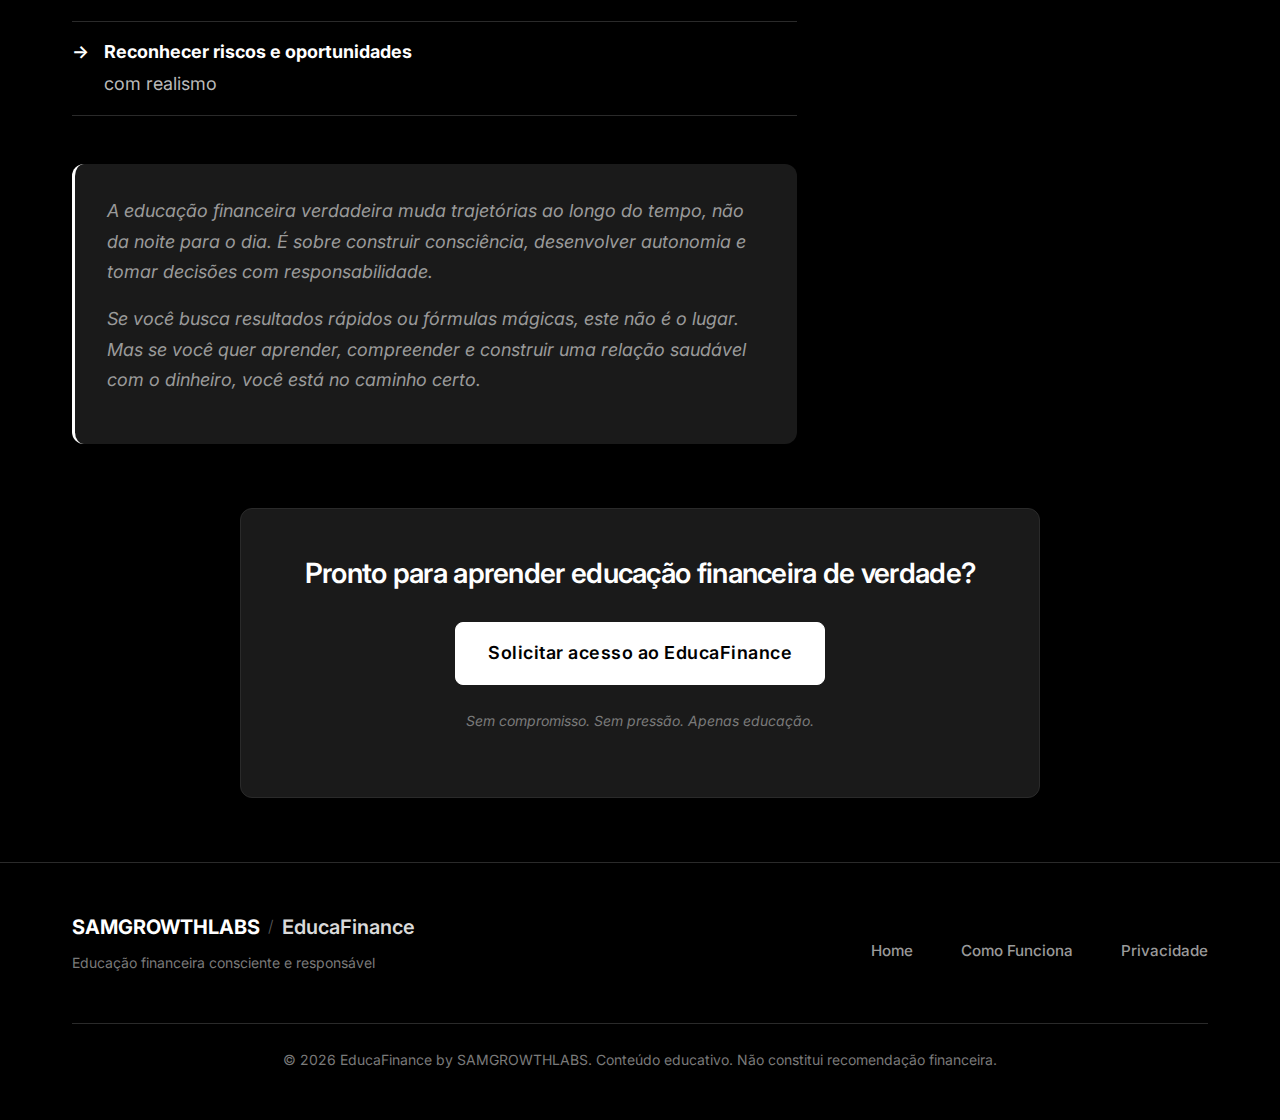
<file: pages/educa_finance/index.html>
<!DOCTYPE html>
<html lang="pt-BR">
<head>
    <meta charset="UTF-8">
    <meta name="viewport" content="width=device-width, initial-scale=1.0">
    <title>EducaFinance | Educação Financeira Real</title>
    <meta name="description" content="Educação financeira consciente, sem promessas irreais. Aprenda a lidar com dinheiro de forma responsável.">
    
    <!-- Google Fonts -->
    <link href="https://fonts.googleapis.com/css2?family=Inter:wght@300;400;500;600;700;800&display=swap" rel="stylesheet">
    
    <!-- CSS -->
    <link rel="stylesheet" href="style.css">
    
    <!-- Favicon -->
    <link rel="icon" type="image/x-icon" href="data:image/svg+xml,<svg xmlns=%22http://www.w3.org/2000/svg%22 viewBox=%220 0 100 100%22><text y=%22.9em%22 font-size=%2290%22>EF</text></svg>">
</head>
<body>
    <!-- Header -->
    <header class="header">
        <div class="container">
            <div class="header-content">
                <div class="logo-container">
                    <div class="main-logo">
                        <span class="samgrowth">SamGrowthLabs</span>
                        <span class="divider">/</span>
                        <span class="educafinance">EducaFinance</span>
                    </div>
                    <p class="tagline">Educação financeira real, sem atalhos</p>
                </div>
                
                <nav class="nav">
                    <button class="menu-toggle" aria-label="Abrir menu">
                        <span></span>
                        <span></span>
                        <span></span>
                    </button>
                    
                    <ul class="nav-list">
                        <li><a href="/" class="nav-link active">Home</a></li>
                        <li><a href="como_funciona/" class="nav-link">Como Funciona</a></li>
                        <li><a href="privacidade/" class="nav-link">Privacidade</a></li>
                        <li><a href="solicitacao_educacao/" class="btn btn-small">Solicitar Acesso</a></li>
                    </ul>
                </nav>
            </div>
        </div>
    </header>

    <!-- Hero Section -->
    <main class="main-content">
        <section class="hero-section">
            <div class="container">
                <div class="hero-content">
                    <div class="hero-badge">um projeto SAMGROWTHLABS</div>
                    <h1 class="hero-title">Educação Financeira de Verdade, Sem Promessas Irreais</h1>
                    <p class="hero-subtitle">Aprenda a lidar com dinheiro de forma consciente, responsável e realista. Sem atalhos, sem milagres.</p>
                    <div class="hero-actions">
                        <a href="solicitacao_educacao/" class="btn btn-primary">Quero aprender educação financeira</a>
                        <a href="como_funciona/" class="btn btn-secondary">Entender como funciona</a>
                    </div>
                </div>
            </div>
        </section>

        <!-- Purpose Section -->
        <section class="purpose-section">
            <div class="container">
                <div class="section-header">
                    <h2 class="section-title">Educação que Transforma Trajetórias</h2>
                    <p class="section-subtitle">Acreditamos que educação financeira deve ser acessível a todas as pessoas</p>
                </div>
                
                <div class="purpose-content">
                    <div class="purpose-text">
                        <p>Independentemente de idade, cor, origem ou renda, todo mundo merece entender como o dinheiro funciona. Por isso criamos o EducaFinance: um projeto educativo, transparente e realista.</p>
                        
                        <p><strong>Importante:</strong> Não somos assessoria financeira. Não fazemos recomendações de investimento. Não prometemos retornos. Nosso papel é ensinar conceitos, caminhos e raciocínio financeiro para que você tome suas próprias decisões com consciência.</p>
                        
                        <h3>Nosso foco é ensinar você a:</h3>
                        <ul class="focus-list">
                            <li><strong>Pensar sobre dinheiro</strong> de forma clara e objetiva</li>
                            <li><strong>Organizar sua vida financeira</strong> sem complicações</li>
                            <li><strong>Entender decisões financeiras</strong> antes de agir</li>
                            <li><strong>Construir hábitos financeiros</strong> sustentáveis</li>
                            <li><strong>Reconhecer riscos e oportunidades</strong> com realismo</li>
                        </ul>
                        
                        <div class="inspirational-text">
                            <p>A educação financeira verdadeira muda trajetórias ao longo do tempo, não da noite para o dia. É sobre construir consciência, desenvolver autonomia e tomar decisões com responsabilidade.</p>
                            <p>Se você busca resultados rápidos ou fórmulas mágicas, este não é o lugar. Mas se você quer aprender, compreender e construir uma relação saudável com o dinheiro, você está no caminho certo.</p>
                        </div>
                    </div>
                    
                    <div class="purpose-sidebar">
                        <div class="sidebar-card">
                            <h4>O que NÃO fazemos:</h4>
                            <ul class="dont-list">
                                <li>Prometer ganhos ou rentabilidade</li>
                                <li>Vender atalhos ou fórmulas secretas</li>
                                <li>Incentivar especulação ou jogos</li>
                                <li>Usar linguagem de marketing agressiva</li>
                                <li>Criar expectativas irreais</li>
                            </ul>
                        </div>
                        
                        <div class="sidebar-card">
                            <h4>Nossa promessa:</h4>
                            <p>Conteúdo educativo de qualidade, explicações claras e exemplos reais. Aprendizado progressivo e responsável.</p>
                        </div>
                    </div>
                </div>
                
                <div class="cta-box">
                    <h3>Pronto para aprender educação financeira de verdade?</h3>
                    <a href="solicitacao_educacao/" class="btn btn-primary btn-large">Solicitar acesso ao EducaFinance</a>
                    <p class="cta-note">Sem compromisso. Sem pressão. Apenas educação.</p>
                </div>
            </div>
        </section>
    </main>

    <!-- Footer -->
    <footer class="footer">
        <div class="container">
            <div class="footer-content">
                <div class="footer-brand">
                    <div class="footer-logo">
                        <span class="sam">SAMGROWTHLABS</span>
                        <span class="slash">/</span>
                        <span class="edu">EducaFinance</span>
                    </div>
                    <p class="footer-tagline">Educação financeira consciente e responsável</p>
                </div>
                
                <div class="footer-links">
                    <a href="/" class="footer-link">Home</a>
                    <a href="como_funciona/" class="footer-link">Como Funciona</a>
                    <a href="privacidade/" class="footer-link">Privacidade</a>
                </div>
            </div>
            
            <div class="footer-bottom">
                <div class="copyright">
                    <p>© 2026 EducaFinance by SAMGROWTHLABS. Conteúdo educativo. Não constitui recomendação financeira.</p>
                </div>
            </div>
        </div>
    </footer>

    <!-- JavaScript -->
    <script src="script.js"></script>
</body>
</html>
</file>
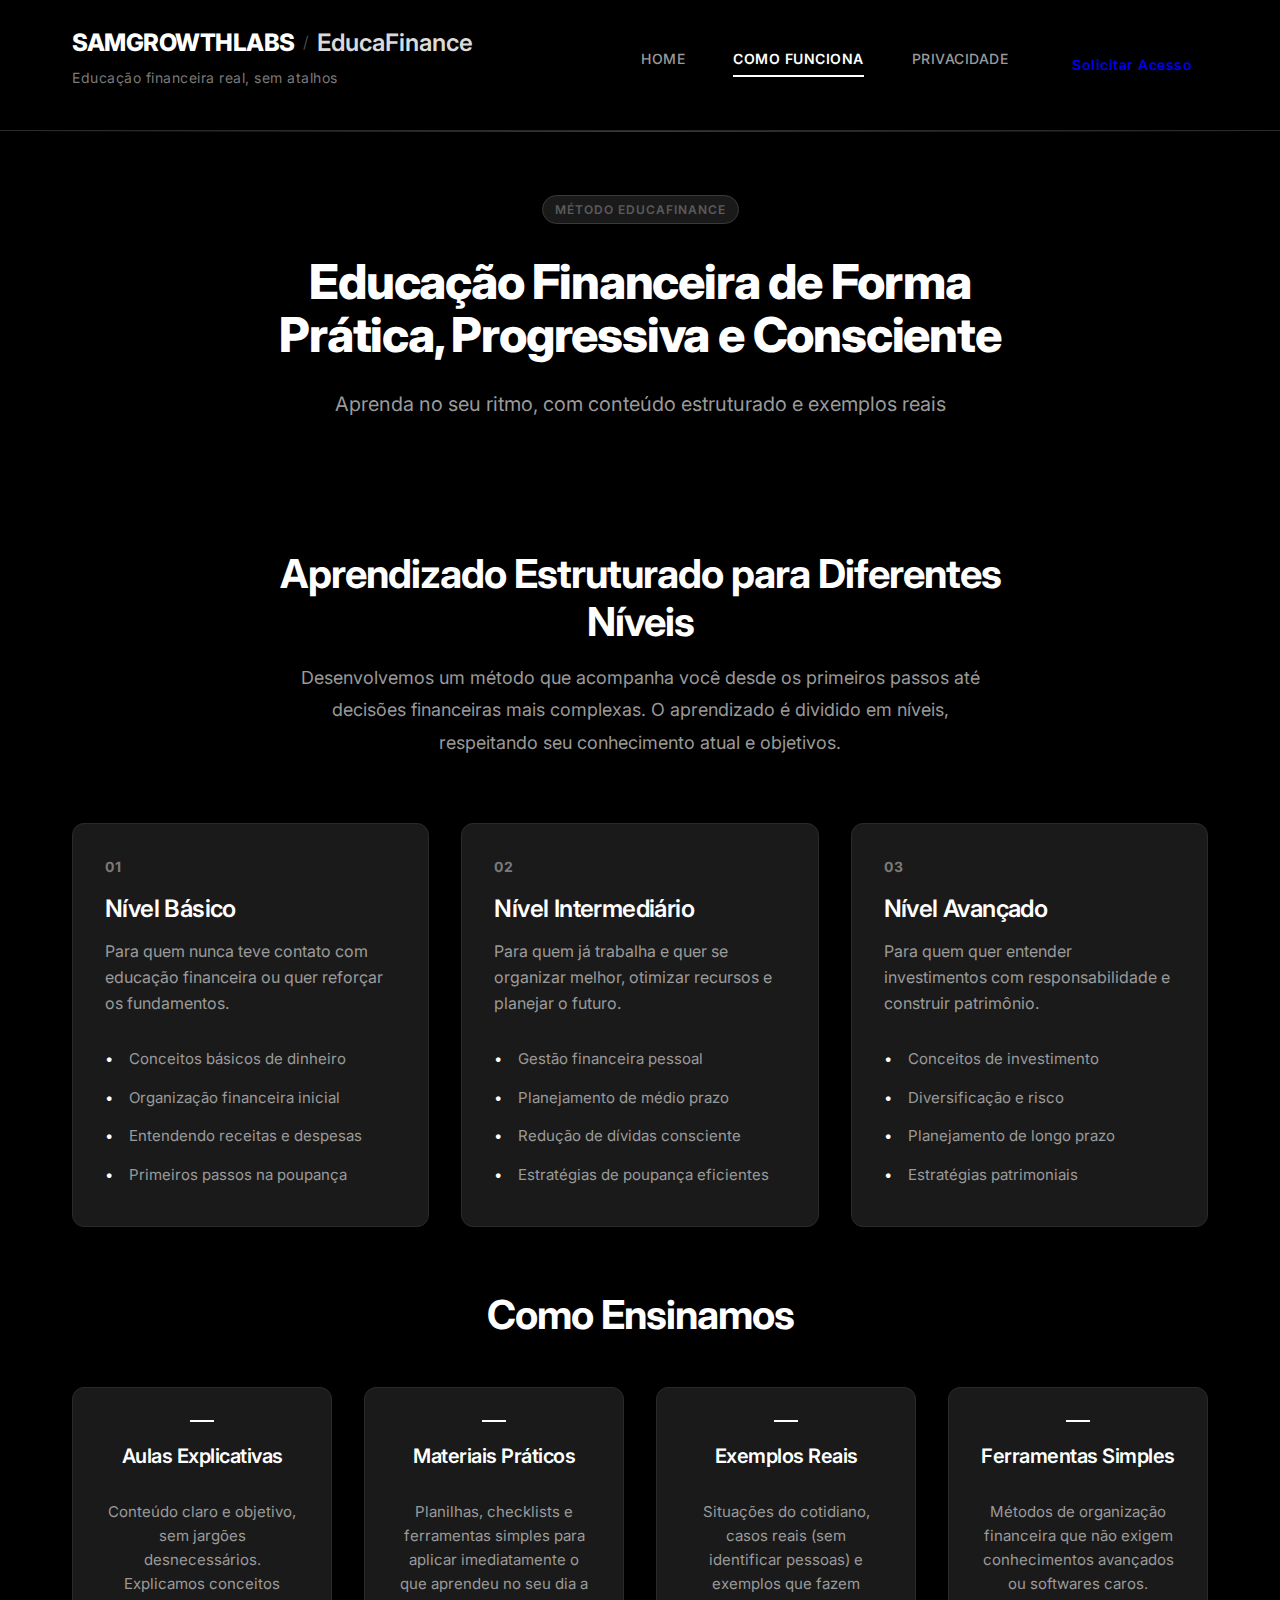
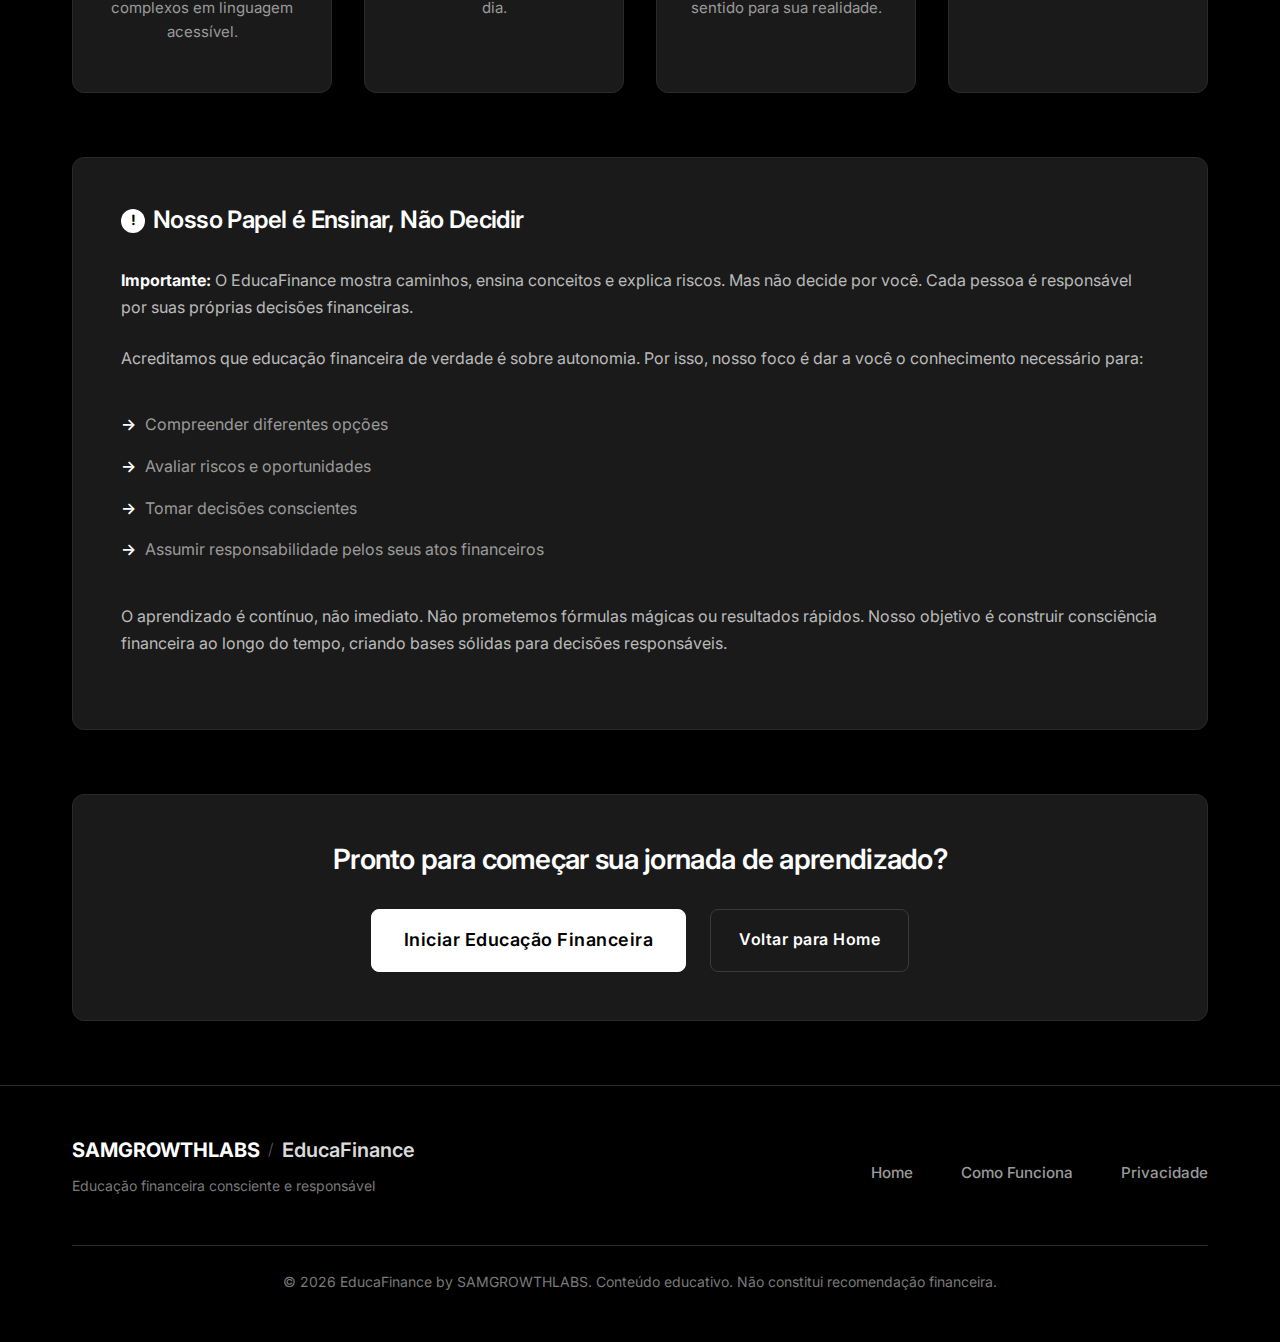
<file: pages/educa_finance/como_funciona/index.html>
<!DOCTYPE html>
<html lang="pt-BR">
<head>
    <meta charset="UTF-8">
    <meta name="viewport" content="width=device-width, initial-scale=1.0">
    <title>Como Funciona | EducaFinance</title>
    <meta name="description" content="Método prático de educação financeira. Aprenda de forma progressiva e consciente com o EducaFinance.">
    
    <!-- Google Fonts -->
    <link href="https://fonts.googleapis.com/css2?family=Inter:wght@300;400;500;600;700;800&display=swap" rel="stylesheet">
    
    <!-- CSS -->
    <link rel="stylesheet" href="../style.css">
    <link rel="stylesheet" href="style.css">
    
    <!-- Favicon -->
    <link rel="icon" type="image/x-icon" href="data:image/svg+xml,<svg xmlns=%22http://www.w3.org/2000/svg%22 viewBox=%220 0 100 100%22><text y=%22.9em%22 font-size=%2290%22>EF</text></svg>">
</head>
<body>
    <!-- Header -->
    <header class="header">
        <div class="container">
            <div class="header-content">
                <div class="logo-container">
                    <div class="main-logo">
                        <span class="samgrowth">SAMGROWTHLABS</span>
                        <span class="divider">/</span>
                        <span class="educafinance">EducaFinance</span>
                    </div>
                    <p class="tagline">Educação financeira real, sem atalhos</p>
                </div>
                
                <nav class="nav">
                    <button class="menu-toggle" aria-label="Abrir menu">
                        <span></span>
                        <span></span>
                        <span></span>
                    </button>
                    
                    <ul class="nav-list">
                        <li><a href="/" class="nav-link">Home</a></li>
                        <li><a href="/como_funciona/" class="nav-link active">Como Funciona</a></li>
                        <li><a href="/privacidade/" class="nav-link">Privacidade</a></li>
                        <li><a href="/solicitacao_educacao/" class="btn btn-small">Solicitar Acesso</a></li>
                    </ul>
                </nav>
            </div>
        </div>
    </header>

    <!-- Main Content -->
    <main class="main-content">
        <section class="method-hero">
            <div class="container">
                <div class="method-hero-content">
                    <div class="method-badge">Método EducaFinance</div>
                    <h1 class="method-title">Educação Financeira de Forma Prática, Progressiva e Consciente</h1>
                    <p class="method-subtitle">Aprenda no seu ritmo, com conteúdo estruturado e exemplos reais</p>
                </div>
            </div>
        </section>

        <section class="method-section">
            <div class="container">
                <!-- Method Explanation -->
                <div class="method-intro">
                    <h2 class="section-title">Aprendizado Estruturado para Diferentes Níveis</h2>
                    <p class="method-description">
                        Desenvolvemos um método que acompanha você desde os primeiros passos até decisões financeiras mais complexas. 
                        O aprendizado é dividido em níveis, respeitando seu conhecimento atual e objetivos.
                    </p>
                </div>

                <!-- Levels -->
                <div class="levels-grid">
                    <div class="level-card">
                        <div class="level-number">01</div>
                        <h3 class="level-title">Nível Básico</h3>
                        <p class="level-description">Para quem nunca teve contato com educação financeira ou quer reforçar os fundamentos.</p>
                        <ul class="level-topics">
                            <li>Conceitos básicos de dinheiro</li>
                            <li>Organização financeira inicial</li>
                            <li>Entendendo receitas e despesas</li>
                            <li>Primeiros passos na poupança</li>
                        </ul>
                    </div>

                    <div class="level-card">
                        <div class="level-number">02</div>
                        <h3 class="level-title">Nível Intermediário</h3>
                        <p class="level-description">Para quem já trabalha e quer se organizar melhor, otimizar recursos e planejar o futuro.</p>
                        <ul class="level-topics">
                            <li>Gestão financeira pessoal</li>
                            <li>Planejamento de médio prazo</li>
                            <li>Redução de dívidas consciente</li>
                            <li>Estratégias de poupança eficientes</li>
                        </ul>
                    </div>

                    <div class="level-card">
                        <div class="level-number">03</div>
                        <h3 class="level-title">Nível Avançado</h3>
                        <p class="level-description">Para quem quer entender investimentos com responsabilidade e construir patrimônio.</p>
                        <ul class="level-topics">
                            <li>Conceitos de investimento</li>
                            <li>Diversificação e risco</li>
                            <li>Planejamento de longo prazo</li>
                            <li>Estratégias patrimoniais</li>
                        </ul>
                    </div>
                </div>

                <!-- Teaching Approach -->
                <div class="approach-section">
                    <h2 class="section-title">Como Ensinamos</h2>
                    
                    <div class="approach-content">
                        <div class="approach-item">
                            <h3>Aulas Explicativas</h3>
                            <div class="approach-text">
                                <p>Conteúdo claro e objetivo, sem jargões desnecessários. Explicamos conceitos complexos em linguagem acessível.</p>
                            </div>
                        </div>

                        <div class="approach-item">
                            <h3>Materiais Práticos</h3>
                            <div class="approach-text">
                                <p>Planilhas, checklists e ferramentas simples para aplicar imediatamente o que aprendeu no seu dia a dia.</p>
                            </div>
                        </div>

                        <div class="approach-item">
                            <h3>Exemplos Reais</h3>
                            <div class="approach-text">
                                <p>Situações do cotidiano, casos reais (sem identificar pessoas) e exemplos que fazem sentido para sua realidade.</p>
                            </div>
                        </div>

                        <div class="approach-item">
                            <h3>Ferramentas Simples</h3>
                            <div class="approach-text">
                                <p>Métodos de organização financeira que não exigem conhecimentos avançados ou softwares caros.</p>
                            </div>
                        </div>
                    </div>
                </div>

                <!-- Responsibility Statement -->
                <div class="responsibility-card">
                    <div class="responsibility-header">
                        <h3>Nosso Papel é Ensinar, Não Decidir</h3>
                    </div>
                    <div class="responsibility-content">
                        <p><strong>Importante:</strong> O EducaFinance mostra caminhos, ensina conceitos e explica riscos. Mas não decide por você. Cada pessoa é responsável por suas próprias decisões financeiras.</p>
                        
                        <p>Acreditamos que educação financeira de verdade é sobre autonomia. Por isso, nosso foco é dar a você o conhecimento necessário para:</p>
                        
                        <ul class="responsibility-list">
                            <li>Compreender diferentes opções</li>
                            <li>Avaliar riscos e oportunidades</li>
                            <li>Tomar decisões conscientes</li>
                            <li>Assumir responsabilidade pelos seus atos financeiros</li>
                        </ul>
                        
                        <p>O aprendizado é contínuo, não imediato. Não prometemos fórmulas mágicas ou resultados rápidos. Nosso objetivo é construir consciência financeira ao longo do tempo, criando bases sólidas para decisões responsáveis.</p>
                    </div>
                </div>

                <!-- CTA -->
                <div class="method-cta">
                    <h3 class="cta-title">Pronto para começar sua jornada de aprendizado?</h3>
                    <div class="cta-actions">
                        <a href="/solicitacao_educacao/" class="btn btn-primary btn-large">Iniciar Educação Financeira</a>
                        <a href="/" class="btn btn-secondary">Voltar para Home</a>
                    </div>
                </div>
            </div>
        </section>
    </main>

    <!-- Footer -->
    <footer class="footer">
        <div class="container">
            <div class="footer-content">
                <div class="footer-brand">
                    <div class="footer-logo">
                        <span class="sam">SAMGROWTHLABS</span>
                        <span class="slash">/</span>
                        <span class="edu">EducaFinance</span>
                    </div>
                    <p class="footer-tagline">Educação financeira consciente e responsável</p>
                </div>
                
                <div class="footer-links">
                    <a href="/" class="footer-link">Home</a>
                    <a href="/como_funciona/" class="footer-link">Como Funciona</a>
                    <a href="/privacidade/" class="footer-link">Privacidade</a>
                </div>
            </div>
            
            <div class="footer-bottom">
                <div class="copyright">
                    <p>© 2026 EducaFinance by SAMGROWTHLABS. Conteúdo educativo. Não constitui recomendação financeira.</p>
                </div>
            </div>
        </div>
    </footer>

    <!-- JavaScript -->
    <script src="../script.js"></script>
</body>
</html>
</file>
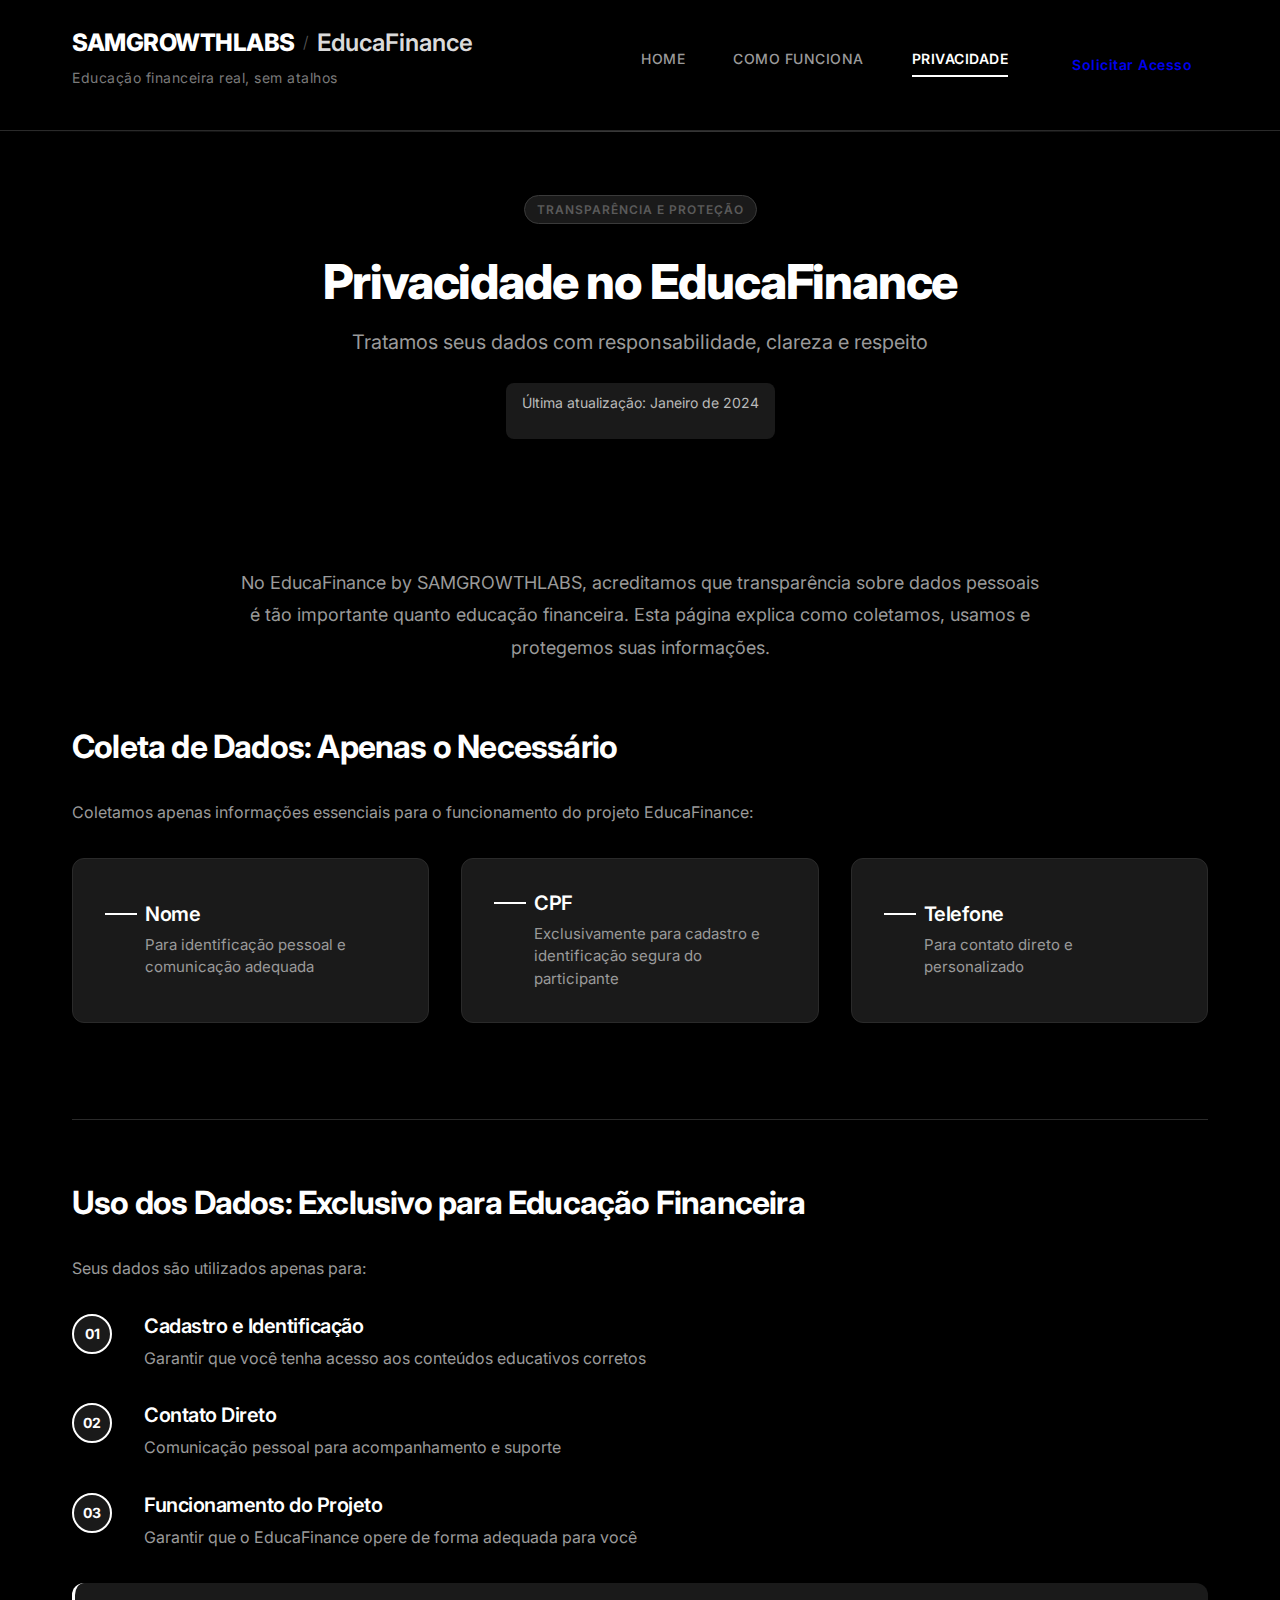
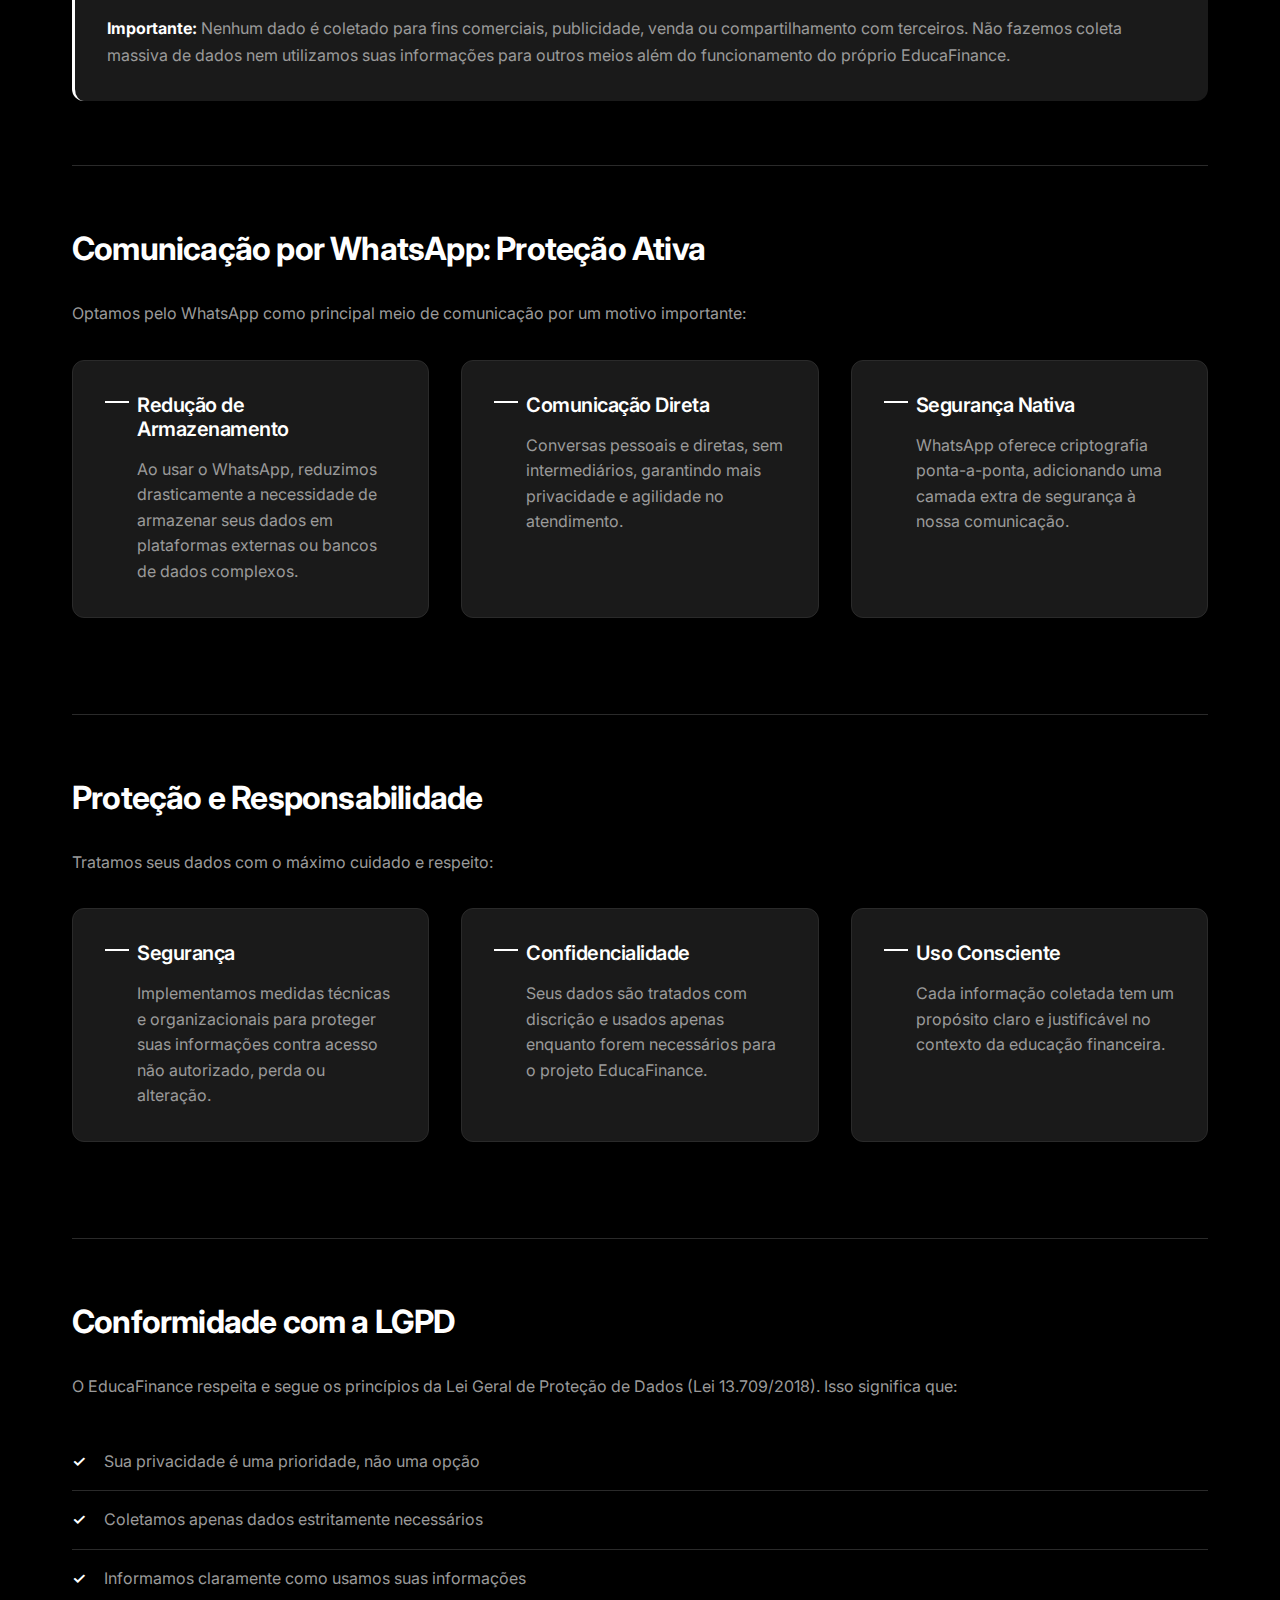
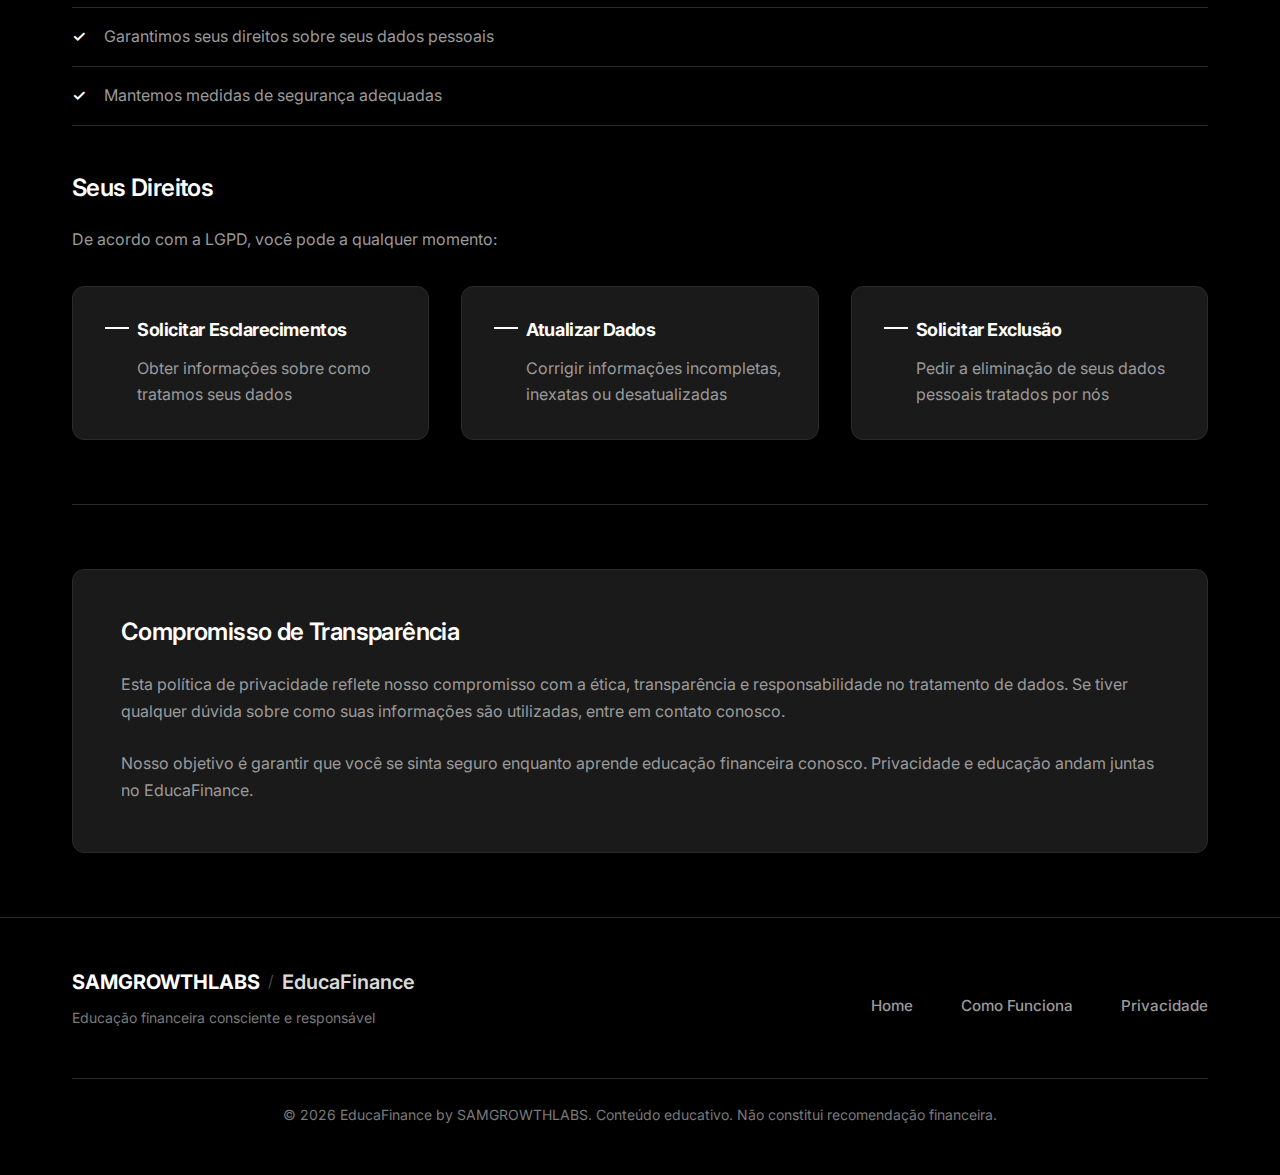
<file: pages/educa_finance/privacidade/index.html>
<!DOCTYPE html>
<html lang="pt-BR">
<head>
    <meta charset="UTF-8">
    <meta name="viewport" content="width=device-width, initial-scale=1.0">
    <title>Privacidade | EducaFinance</title>
    <meta name="description" content="Política de privacidade do EducaFinance. Proteção de dados e transparência no tratamento de informações.">
    
    <!-- Google Fonts -->
    <link href="https://fonts.googleapis.com/css2?family=Inter:wght@300;400;500;600;700;800&display=swap" rel="stylesheet">
    
    <!-- CSS -->
    <link rel="stylesheet" href="../style.css">
    <link rel="stylesheet" href="style.css">
    
    <!-- Favicon -->
    <link rel="icon" type="image/x-icon" href="data:image/svg+xml,<svg xmlns=%22http://www.w3.org/2000/svg%22 viewBox=%220 0 100 100%22><text y=%22.9em%22 font-size=%2290%22>EF</text></svg>">
</head>
<body>
    <!-- Header -->
    <header class="header">
        <div class="container">
            <div class="header-content">
                <div class="logo-container">
                    <div class="main-logo">
                        <span class="samgrowth">SAMGROWTHLABS</span>
                        <span class="divider">/</span>
                        <span class="educafinance">EducaFinance</span>
                    </div>
                    <p class="tagline">Educação financeira real, sem atalhos</p>
                </div>
                
                <nav class="nav">
                    <button class="menu-toggle" aria-label="Abrir menu">
                        <span></span>
                        <span></span>
                        <span></span>
                    </button>
                    
                    <ul class="nav-list">
                        <li><a href="/" class="nav-link">Home</a></li>
                        <li><a href="/como_funciona/" class="nav-link">Como Funciona</a></li>
                        <li><a href="/privacidade/" class="nav-link active">Privacidade</a></li>
                        <li><a href="/solicitacao_educacao/" class="btn btn-small">Solicitar Acesso</a></li>
                    </ul>
                </nav>
            </div>
        </div>
    </header>

    <!-- Main Content -->
    <main class="main-content">
        <section class="privacy-hero">
            <div class="container">
                <div class="privacy-hero-content">
                    <div class="privacy-badge">Transparência e Proteção</div>
                    <h1 class="privacy-title">Privacidade no EducaFinance</h1>
                    <p class="privacy-subtitle">Tratamos seus dados com responsabilidade, clareza e respeito</p>
                    <div class="last-update">
                        <p>Última atualização: Janeiro de 2024</p>
                    </div>
                </div>
            </div>
        </section>

        <section class="privacy-content">
            <div class="container">
                <!-- Introduction -->
                <div class="privacy-intro">
                    <p class="privacy-lead">
                        No EducaFinance by SAMGROWTHLABS, acreditamos que transparência sobre dados pessoais é tão importante quanto educação financeira. 
                        Esta página explica como coletamos, usamos e protegemos suas informações.
                    </p>
                </div>

                <!-- Data Collection -->
                <div class="privacy-section">
                    <h2 class="section-title">Coleta de Dados: Apenas o Necessário</h2>
                    <div class="section-content">
                        <p>Coletamos apenas informações essenciais para o funcionamento do projeto EducaFinance:</p>
                        
                        <div class="data-items">
                            <div class="data-item">
                                <div class="data-text">
                                    <h3>Nome</h3>
                                    <p>Para identificação pessoal e comunicação adequada</p>
                                </div>
                            </div>
                            
                            <div class="data-item">
                                <div class="data-text">
                                    <h3>CPF</h3>
                                    <p>Exclusivamente para cadastro e identificação segura do participante</p>
                                </div>
                            </div>
                            
                            <div class="data-item">
                                <div class="data-text">
                                    <h3>Telefone</h3>
                                    <p>Para contato direto e personalizado</p>
                                </div>
                            </div>
                        </div>
                    </div>
                </div>

                <!-- Data Usage -->
                <div class="privacy-section">
                    <h2 class="section-title">Uso dos Dados: Exclusivo para Educação Financeira</h2>
                    <div class="section-content">
                        <p>Seus dados são utilizados apenas para:</p>
                        
                        <div class="usage-points">
                            <div class="usage-point">
                                <div class="point-number">01</div>
                                <div class="point-content">
                                    <h3>Cadastro e Identificação</h3>
                                    <p>Garantir que você tenha acesso aos conteúdos educativos corretos</p>
                                </div>
                            </div>
                            
                            <div class="usage-point">
                                <div class="point-number">02</div>
                                <div class="point-content">
                                    <h3>Contato Direto</h3>
                                    <p>Comunicação pessoal para acompanhamento e suporte</p>
                                </div>
                            </div>
                            
                            <div class="usage-point">
                                <div class="point-number">03</div>
                                <div class="point-content">
                                    <h3>Funcionamento do Projeto</h3>
                                    <p>Garantir que o EducaFinance opere de forma adequada para você</p>
                                </div>
                            </div>
                        </div>
                        
                        <div class="important-note">
                            <p><strong>Importante:</strong> Nenhum dado é coletado para fins comerciais, publicidade, venda ou compartilhamento com terceiros. Não fazemos coleta massiva de dados nem utilizamos suas informações para outros meios além do funcionamento do próprio EducaFinance.</p>
                        </div>
                    </div>
                </div>

                <!-- Communication Method -->
                <div class="privacy-section">
                    <h2 class="section-title">Comunicação por WhatsApp: Proteção Ativa</h2>
                    <div class="section-content">
                        <p>Optamos pelo WhatsApp como principal meio de comunicação por um motivo importante:</p>
                        
                        <div class="whatsapp-explanation">
                            <div class="whatsapp-benefit">
                                <h3>Redução de Armazenamento</h3>
                                <p>Ao usar o WhatsApp, reduzimos drasticamente a necessidade de armazenar seus dados em plataformas externas ou bancos de dados complexos.</p>
                            </div>
                            
                            <div class="whatsapp-benefit">
                                <h3>Comunicação Direta</h3>
                                <p>Conversas pessoais e diretas, sem intermediários, garantindo mais privacidade e agilidade no atendimento.</p>
                            </div>
                            
                            <div class="whatsapp-benefit">
                                <h3>Segurança Nativa</h3>
                                <p>WhatsApp oferece criptografia ponta-a-ponta, adicionando uma camada extra de segurança à nossa comunicação.</p>
                            </div>
                        </div>
                    </div>
                </div>

                <!-- Data Protection -->
                <div class="privacy-section">
                    <h2 class="section-title">Proteção e Responsabilidade</h2>
                    <div class="section-content">
                        <p>Tratamos seus dados com o máximo cuidado e respeito:</p>
                        
                        <div class="protection-points">
                            <div class="protection-point">
                                <h3>Segurança</h3>
                                <p>Implementamos medidas técnicas e organizacionais para proteger suas informações contra acesso não autorizado, perda ou alteração.</p>
                            </div>
                            
                            <div class="protection-point">
                                <h3>Confidencialidade</h3>
                                <p>Seus dados são tratados com discrição e usados apenas enquanto forem necessários para o projeto EducaFinance.</p>
                            </div>
                            
                            <div class="protection-point">
                                <h3>Uso Consciente</h3>
                                <p>Cada informação coletada tem um propósito claro e justificável no contexto da educação financeira.</p>
                            </div>
                        </div>
                    </div>
                </div>

                <!-- LGPD Compliance -->
                <div class="privacy-section">
                    <h2 class="section-title">Conformidade com a LGPD</h2>
                    <div class="section-content">
                        <p>O EducaFinance respeita e segue os princípios da Lei Geral de Proteção de Dados (Lei 13.709/2018). Isso significa que:</p>
                        
                        <ul class="lgpd-list">
                            <li>Sua privacidade é uma prioridade, não uma opção</li>
                            <li>Coletamos apenas dados estritamente necessários</li>
                            <li>Informamos claramente como usamos suas informações</li>
                            <li>Garantimos seus direitos sobre seus dados pessoais</li>
                            <li>Mantemos medidas de segurança adequadas</li>
                        </ul>
                        
                        <div class="rights-section">
                            <h3>Seus Direitos</h3>
                            <p>De acordo com a LGPD, você pode a qualquer momento:</p>
                            
                            <div class="rights-grid">
                                <div class="right-card">
                                    <h4>Solicitar Esclarecimentos</h4>
                                    <p>Obter informações sobre como tratamos seus dados</p>
                                </div>
                                
                                <div class="right-card">
                                    <h4>Atualizar Dados</h4>
                                    <p>Corrigir informações incompletas, inexatas ou desatualizadas</p>
                                </div>
                                
                                <div class="right-card">
                                    <h4>Solicitar Exclusão</h4>
                                    <p>Pedir a eliminação de seus dados pessoais tratados por nós</p>
                                </div>
                            </div>
                        </div>
                    </div>
                </div>

                <!-- Final Notes -->
                <div class="privacy-final">
                    <div class="final-content">
                        <h3>Compromisso de Transparência</h3>
                        <p>Esta política de privacidade reflete nosso compromisso com a ética, transparência e responsabilidade no tratamento de dados. Se tiver qualquer dúvida sobre como suas informações são utilizadas, entre em contato conosco.</p>
                        
                        <p>Nosso objetivo é garantir que você se sinta seguro enquanto aprende educação financeira conosco. Privacidade e educação andam juntas no EducaFinance.</p>
                    </div>
                </div>
            </div>
        </section>
    </main>

    <!-- Footer -->
    <footer class="footer">
        <div class="container">
            <div class="footer-content">
                <div class="footer-brand">
                    <div class="footer-logo">
                        <span class="sam">SAMGROWTHLABS</span>
                        <span class="slash">/</span>
                        <span class="edu">EducaFinance</span>
                    </div>
                    <p class="footer-tagline">Educação financeira consciente e responsável</p>
                </div>
                
                <div class="footer-links">
                    <a href="/" class="footer-link">Home</a>
                    <a href="/como_funciona/" class="footer-link">Como Funciona</a>
                    <a href="/privacidade/" class="footer-link">Privacidade</a>
                </div>
            </div>
            
            <div class="footer-bottom">
                <div class="copyright">
                    <p>© 2026 EducaFinance by SAMGROWTHLABS. Conteúdo educativo. Não constitui recomendação financeira.</p>
                </div>
            </div>
        </div>
    </footer>

    <!-- JavaScript -->
    <script src="../script.js"></script>
</body>
</html>
</file>
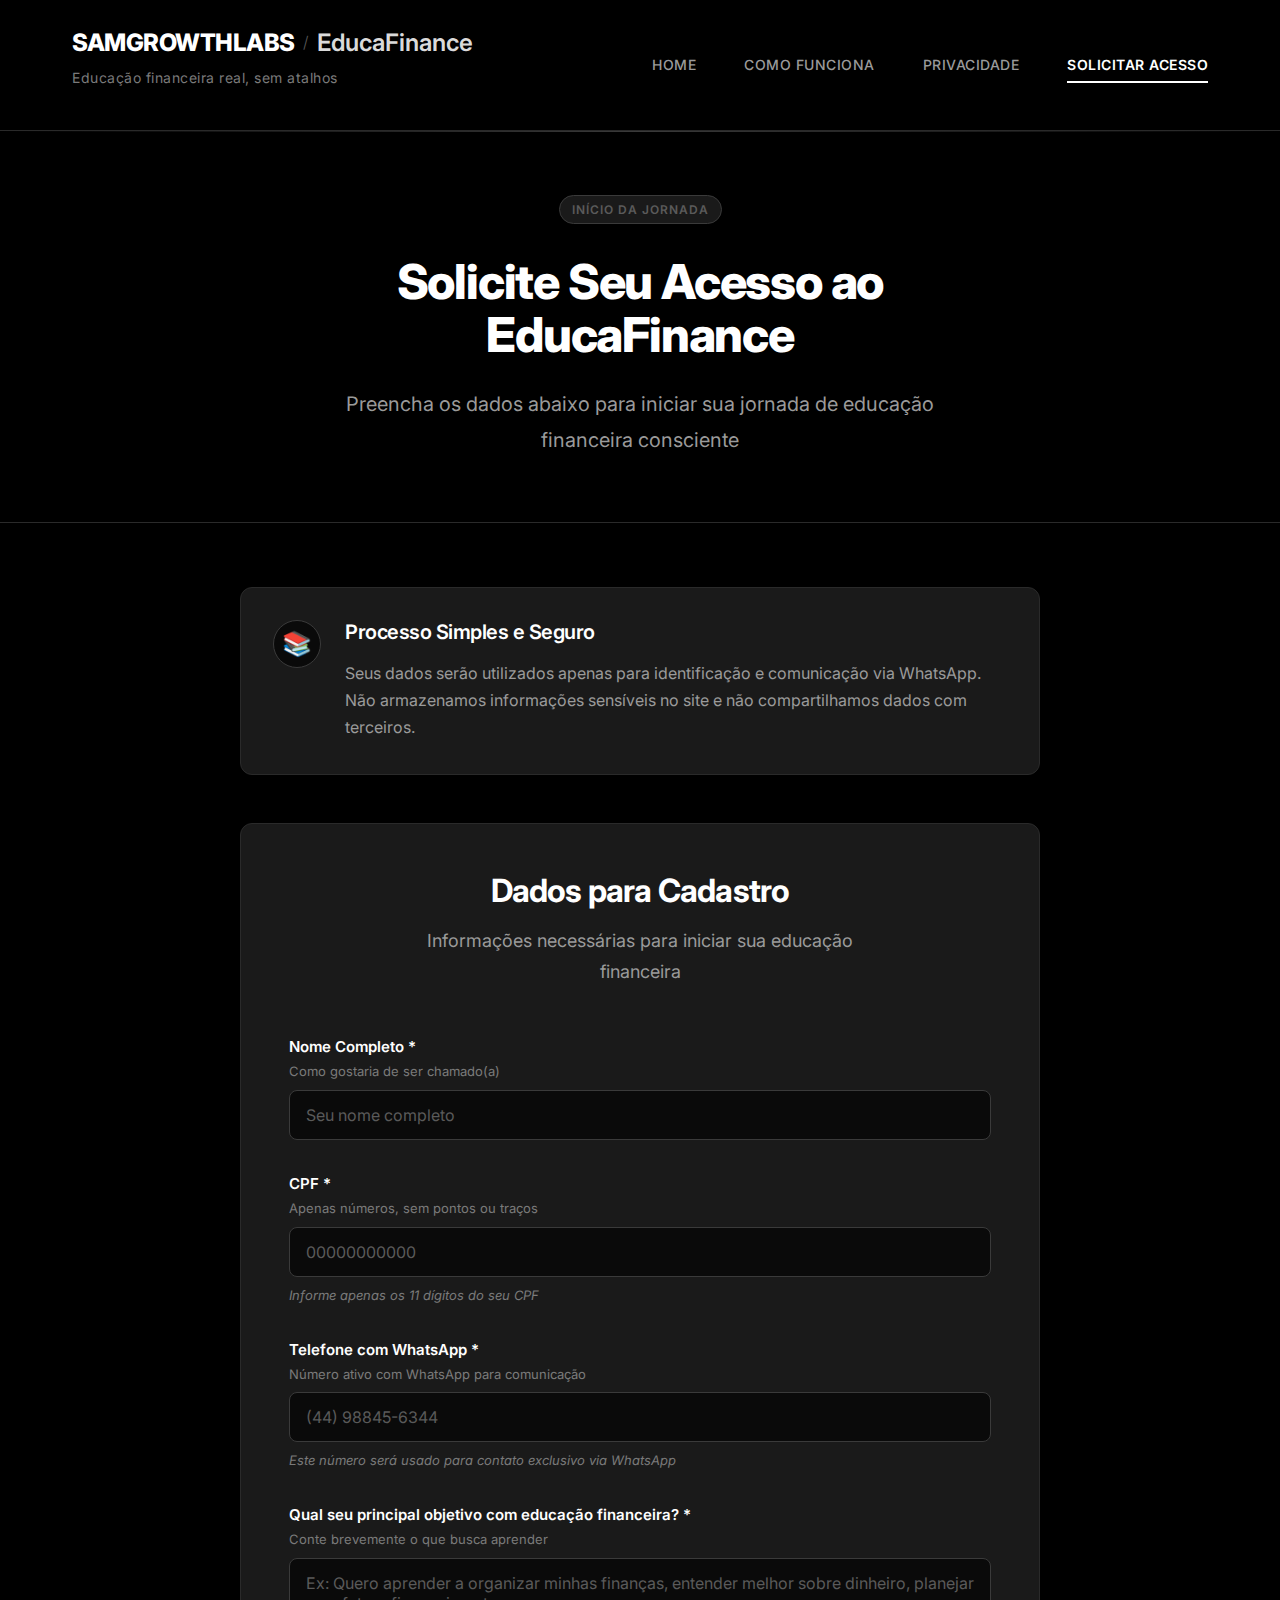
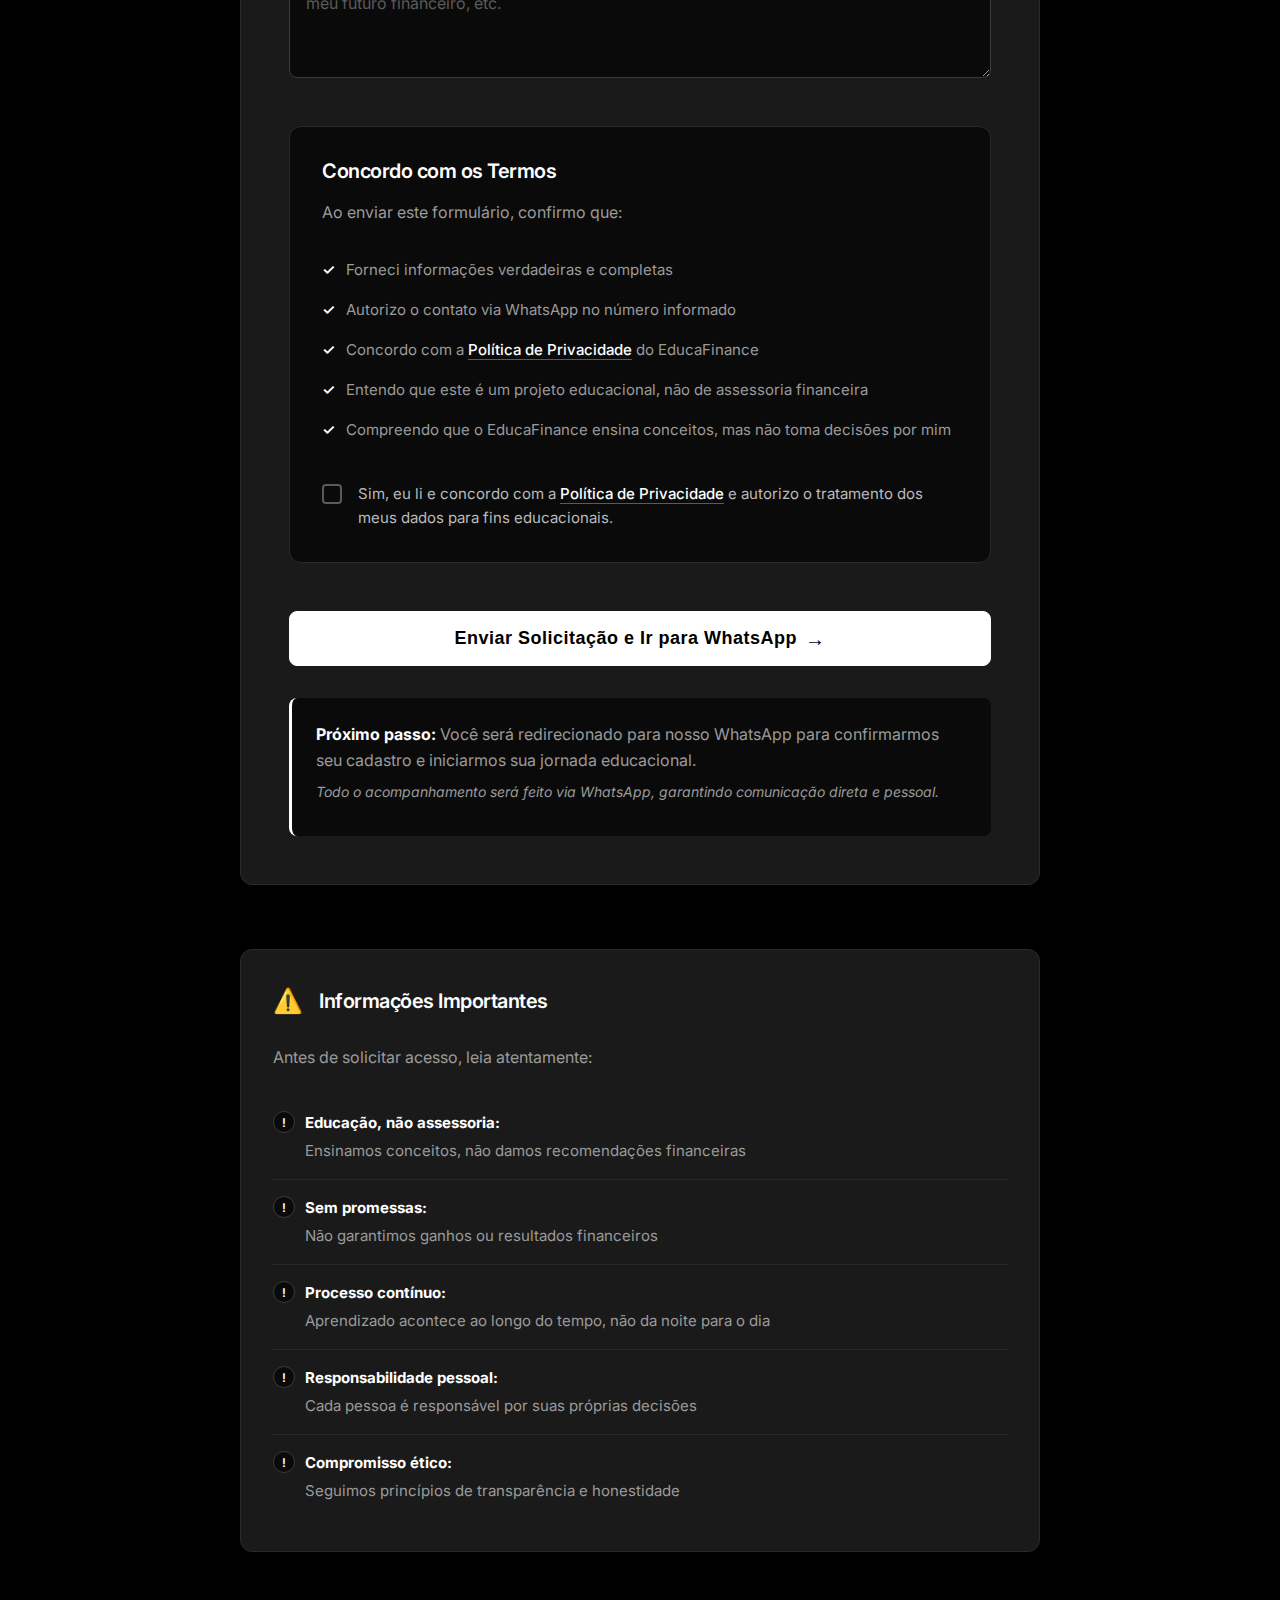
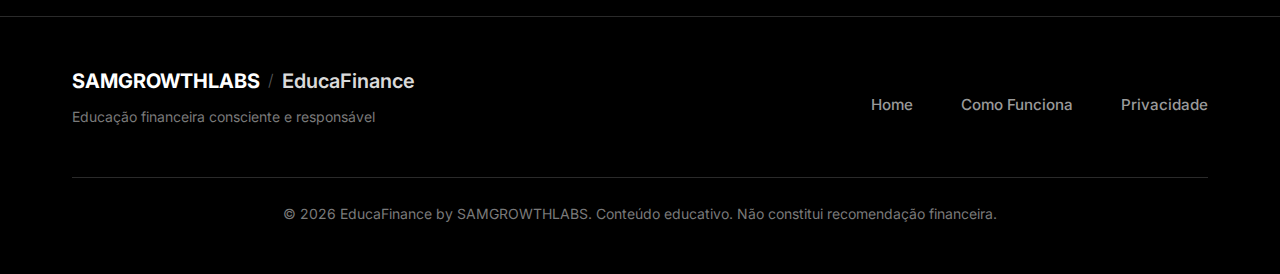
<file: pages/educa_finance/solicitacao_educacao/index.html>
<!DOCTYPE html>
<html lang="pt-BR">
<head>
    <meta charset="UTF-8">
    <meta name="viewport" content="width=device-width, initial-scale=1.0">
    <title>Solicitar Acesso | EducaFinance</title>
    <meta name="description" content="Solicite acesso ao EducaFinance e inicie sua jornada de educação financeira consciente.">
    
    <!-- Google Fonts -->
    <link href="https://fonts.googleapis.com/css2?family=Inter:wght@300;400;500;600;700;800&display=swap" rel="stylesheet">
    
    <!-- CSS -->
    <link rel="stylesheet" href="../style.css">
    <link rel="stylesheet" href="style.css">
    
    <!-- Favicon -->
    <link rel="icon" type="image/x-icon" href="data:image/svg+xml,<svg xmlns=%22http://www.w3.org/2000/svg%22 viewBox=%220 0 100 100%22><text y=%22.9em%22 font-size=%2290%22>EF</text></svg>">
</head>
<body>
    <!-- Header -->
    <header class="header">
        <div class="container">
            <div class="header-content">
                <div class="logo-container">
                    <div class="main-logo">
                        <span class="samgrowth">SAMGROWTHLABS</span>
                        <span class="divider">/</span>
                        <span class="educafinance">EducaFinance</span>
                    </div>
                    <p class="tagline">Educação financeira real, sem atalhos</p>
                </div>
                
                <nav class="nav">
                    <button class="menu-toggle" aria-label="Abrir menu">
                        <span></span>
                        <span></span>
                        <span></span>
                    </button>
                    
                    <ul class="nav-list">
                        <li><a href="/" class="nav-link">Home</a></li>
                        <li><a href="/como_funciona/" class="nav-link">Como Funciona</a></li>
                        <li><a href="/privacidade/" class="nav-link">Privacidade</a></li>
                        <li><a href="/solicitacao_educacao/" class="nav-link active">Solicitar Acesso</a></li>
                    </ul>
                </nav>
            </div>
        </div>
    </header>

    <!-- Main Content -->
    <main class="main-content">
        <section class="access-hero">
            <div class="container">
                <div class="access-hero-content">
                    <div class="access-badge">Início da Jornada</div>
                    <h1 class="access-title">Solicite Seu Acesso ao EducaFinance</h1>
                    <p class="access-subtitle">Preencha os dados abaixo para iniciar sua jornada de educação financeira consciente</p>
                </div>
            </div>
        </section>

        <section class="access-section">
            <div class="container">
                <!-- Informative Box -->
                <div class="info-box">
                    <div class="info-icon">📚</div>
                    <div class="info-content">
                        <h3>Processo Simples e Seguro</h3>
                        <p>Seus dados serão utilizados apenas para identificação e comunicação via WhatsApp. Não armazenamos informações sensíveis no site e não compartilhamos dados com terceiros.</p>
                    </div>
                </div>

                <!-- Form Section -->
                <div class="form-container">
                    <form id="accessForm" class="access-form">
                        <div class="form-header">
                            <h2 class="form-title">Dados para Cadastro</h2>
                            <p class="form-subtitle">Informações necessárias para iniciar sua educação financeira</p>
                        </div>

                        <div class="form-fields">
                            <!-- Nome -->
                            <div class="form-group">
                                <label for="nome" class="form-label">
                                    Nome Completo *
                                    <span class="label-note">Como gostaria de ser chamado(a)</span>
                                </label>
                                <input 
                                    type="text" 
                                    id="nome" 
                                    name="nome" 
                                    required 
                                    class="form-control"
                                    placeholder="Seu nome completo"
                                    autocomplete="name"
                                >
                            </div>

                            <!-- CPF -->
                            <div class="form-group">
                                <label for="cpf" class="form-label">
                                    CPF *
                                    <span class="label-note">Apenas números, sem pontos ou traços</span>
                                </label>
                                <input 
                                    type="text" 
                                    id="cpf" 
                                    name="cpf" 
                                    required 
                                    class="form-control"
                                    placeholder="00000000000"
                                    inputmode="numeric"
                                    pattern="[0-9]{11}"
                                    title="Digite os 11 números do CPF"
                                >
                                <div class="form-hint">Informe apenas os 11 dígitos do seu CPF</div>
                            </div>

                            <!-- Telefone -->
                            <div class="form-group">
                                <label for="telefone" class="form-label">
                                    Telefone com WhatsApp *
                                    <span class="label-note">Número ativo com WhatsApp para comunicação</span>
                                </label>
                                <input 
                                    type="tel" 
                                    id="telefone" 
                                    name="telefone" 
                                    required 
                                    class="form-control"
                                    placeholder="(44) 98845-6344"
                                    inputmode="tel"
                                >
                                <div class="form-hint">Este número será usado para contato exclusivo via WhatsApp</div>
                            </div>

                            <!-- Objetivo -->
                            <div class="form-group">
                                <label for="objetivo" class="form-label">
                                    Qual seu principal objetivo com educação financeira? *
                                    <span class="label-note">Conte brevemente o que busca aprender</span>
                                </label>
                                <textarea 
                                    id="objetivo" 
                                    name="objetivo" 
                                    required 
                                    class="form-control"
                                    rows="4"
                                    placeholder="Ex: Quero aprender a organizar minhas finanças, entender melhor sobre dinheiro, planejar meu futuro financeiro, etc."
                                ></textarea>
                            </div>
                        </div>

                        <!-- Privacy Agreement -->
                        <div class="privacy-agreement">
                            <div class="agreement-content">
                                <h3 class="agreement-title">Concordo com os Termos</h3>
                                <p class="agreement-text">
                                    Ao enviar este formulário, confirmo que:
                                </p>
                                <ul class="agreement-list">
                                    <li>Forneci informações verdadeiras e completas</li>
                                    <li>Autorizo o contato via WhatsApp no número informado</li>
                                    <li>Concordo com a <a href="/privacidade/" target="_blank" class="privacy-link">Política de Privacidade</a> do EducaFinance</li>
                                    <li>Entendo que este é um projeto educacional, não de assessoria financeira</li>
                                    <li>Compreendo que o EducaFinance ensina conceitos, mas não toma decisões por mim</li>
                                </ul>
                            </div>

                            <div class="checkbox-group">
                                <input 
                                    type="checkbox" 
                                    id="aceitoPolitica" 
                                    name="aceitoPolitica" 
                                    required
                                    class="checkbox-input"
                                >
                                <label for="aceitoPolitica" class="checkbox-label">
                                    <span class="checkbox-custom"></span>
                                    <span class="checkbox-text">
                                        Sim, eu li e concordo com a 
                                        <a href="/privacidade/" target="_blank" class="privacy-link-inline">Política de Privacidade</a> 
                                        e autorizo o tratamento dos meus dados para fins educacionais.
                                    </span>
                                </label>
                            </div>
                        </div>

                        <!-- Form Actions -->
                        <div class="form-actions">
                            <button type="submit" class="btn btn-primary btn-large btn-block" id="submitButton">
                                <span class="button-text">Enviar Solicitação e Ir para WhatsApp</span>
                                <span class="button-icon">→</span>
                            </button>
                            
                            <div class="form-note">
                                <p>
                                    <strong>Próximo passo:</strong> Você será redirecionado para nosso WhatsApp 
                                    para confirmarmos seu cadastro e iniciarmos sua jornada educacional.
                                </p>
                                <p class="note-small">
                                    Todo o acompanhamento será feito via WhatsApp, garantindo comunicação direta e pessoal.
                                </p>
                            </div>
                        </div>
                    </form>
                </div>

                <!-- Important Information -->
                <div class="important-info">
                    <div class="important-header">
                        <div class="important-icon">⚠️</div>
                        <h3>Informações Importantes</h3>
                    </div>
                    <div class="important-content">
                        <p>Antes de solicitar acesso, leia atentamente:</p>
                        <ul class="important-list">
                            <li><strong>Educação, não assessoria:</strong> Ensinamos conceitos, não damos recomendações financeiras</li>
                            <li><strong>Sem promessas:</strong> Não garantimos ganhos ou resultados financeiros</li>
                            <li><strong>Processo contínuo:</strong> Aprendizado acontece ao longo do tempo, não da noite para o dia</li>
                            <li><strong>Responsabilidade pessoal:</strong> Cada pessoa é responsável por suas próprias decisões</li>
                            <li><strong>Compromisso ético:</strong> Seguimos princípios de transparência e honestidade</li>
                        </ul>
                    </div>
                </div>
            </div>
        </section>
    </main>

    <!-- Footer -->
    <footer class="footer">
        <div class="container">
            <div class="footer-content">
                <div class="footer-brand">
                    <div class="footer-logo">
                        <span class="sam">SAMGROWTHLABS</span>
                        <span class="slash">/</span>
                        <span class="edu">EducaFinance</span>
                    </div>
                    <p class="footer-tagline">Educação financeira consciente e responsável</p>
                </div>
                
                <div class="footer-links">
                    <a href="/" class="footer-link">Home</a>
                    <a href="/como_funciona/" class="footer-link">Como Funciona</a>
                    <a href="/privacidade/" class="footer-link">Privacidade</a>
                </div>
            </div>
            
            <div class="footer-bottom">
                <div class="copyright">
                    <p>© 2026 EducaFinance by SAMGROWTHLABS. Conteúdo educativo. Não constitui recomendação financeira.</p>
                </div>
            </div>
        </div>
    </footer>

    <!-- JavaScript -->
    <script src="script.js"></script>
</body>
</html>
</file>
<file: como_funciona/style.css>
/* Estilos específicos para a página "Como Funciona" */

.hero-page {
    padding: 10rem 0 5rem;
    background: linear-gradient(180deg, var(--black) 0%, var(--gray-dark) 100%);
    position: relative;
    overflow: hidden;
}

.hero-page::before {
    content: '';
    position: absolute;
    top: 0;
    left: 0;
    width: 100%;
    height: 100%;
    background: radial-gradient(circle at 70% 30%, rgba(50, 50, 50, 0.2) 0%, transparent 50%);
}

.hero-page-content {
    max-width: 800px;
    text-align: center;
    margin: 0 auto;
    position: relative;
    z-index: 1;
}

.hero-page-title {
    margin-bottom: 1.5rem;
    font-size: 3rem;
}

.hero-page-subtitle {
    font-size: 1.2rem;
    color: var(--gray-text);
}

.main-content {
    padding: 4rem 0;
}

.content-section {
    margin-bottom: 6rem;
}

.how-it-works-grid {
    display: grid;
    grid-template-columns: repeat(auto-fit, minmax(250px, 1fr));
    gap: 2rem;
    margin-top: 3rem;
}

.how-it-works-card {
    background-color: var(--gray-dark);
    padding: 2.5rem 2rem;
    border-radius: 8px;
    border: 1px solid var(--gray-border);
    transition: all 0.3s ease;
    position: relative;
    overflow: hidden;
}

.how-it-works-card:hover {
    transform: translateY(-5px);
    border-color: var(--gray-text);
}

.how-it-works-number {
    position: absolute;
    top: 1rem;
    right: 1.5rem;
    font-size: 4rem;
    font-weight: 700;
    font-family: 'Montserrat', sans-serif;
    color: rgba(255, 255, 255, 0.05);
    line-height: 1;
}

.how-it-works-card h3 {
    margin-top: 1rem;
    margin-bottom: 1rem;
    position: relative;
    z-index: 1;
}

.how-it-works-card p {
    position: relative;
    z-index: 1;
}

/* Estrutura do Curso */
.course-structure {
    margin-top: 3rem;
}

.structure-item {
    display: flex;
    align-items: flex-start;
    margin-bottom: 2.5rem;
    padding-bottom: 2.5rem;
    border-bottom: 1px solid var(--gray-border);
}

.structure-item:last-child {
    border-bottom: none;
    margin-bottom: 0;
    padding-bottom: 0;
}

.structure-icon {
    flex-shrink: 0;
    width: 60px;
    height: 60px;
    background: var(--gradient);
    border-radius: 50%;
    display: flex;
    align-items: center;
    justify-content: center;
    margin-right: 2rem;
    color: var(--black);
    font-size: 1.5rem;
}

.structure-content {
    flex: 1;
}

.structure-content h3 {
    margin-bottom: 0.8rem;
}

/* Acesso e Suporte */
.access-support {
    display: grid;
    grid-template-columns: repeat(auto-fit, minmax(350px, 1fr));
    gap: 3rem;
    margin-top: 3rem;
}

.access-card {
    background-color: var(--gray-dark);
    padding: 2.5rem;
    border-radius: 8px;
    border: 1px solid var(--gray-border);
}

.access-card h3 {
    margin-bottom: 1.2rem;
    position: relative;
    padding-bottom: 0.8rem;
}

.access-card h3::after {
    content: '';
    position: absolute;
    bottom: 0;
    left: 0;
    width: 50px;
    height: 2px;
    background: var(--gradient);
}

.access-card ul {
    margin-top: 1.5rem;
    padding-left: 1.5rem;
}

.access-card li {
    margin-bottom: 0.8rem;
    color: var(--gray-text);
    position: relative;
}

.access-card li::before {
    content: '•';
    color: var(--white);
    font-weight: bold;
    position: absolute;
    left: -1.2rem;
}

/* CTA Section */
.cta-section {
    text-align: center;
    padding: 4rem 0;
    background-color: var(--gray-dark);
    border-radius: 12px;
    margin-top: 4rem;
}

.cta-section .cta-content {
    max-width: 700px;
    margin: 0 auto;
}

.cta-section .cta-title {
    margin-bottom: 1rem;
}

.cta-section .cta-text {
    margin-bottom: 2.5rem;
    font-size: 1.2rem;
}

/* Responsividade */
@media (max-width: 768px) {
    .hero-page-title {
        font-size: 2.3rem;
    }
    
    .how-it-works-grid {
        grid-template-columns: 1fr;
    }
    
    .structure-item {
        flex-direction: column;
    }
    
    .structure-icon {
        margin-right: 0;
        margin-bottom: 1.5rem;
    }
    
    .access-support {
        grid-template-columns: 1fr;
    }
    
    .access-card {
        padding: 2rem;
    }
}
</file>
<file: cursos/style.css>
/* Estilos específicos para a página "Cursos" */

.hero-page {
    padding: 10rem 0 5rem;
    background: linear-gradient(180deg, var(--black) 0%, var(--gray-dark) 100%);
    position: relative;
    overflow: hidden;
}

.hero-page::before {
    content: '';
    position: absolute;
    top: 0;
    left: 0;
    width: 100%;
    height: 100%;
    background: radial-gradient(circle at 30% 70%, rgba(50, 50, 50, 0.2) 0%, transparent 50%);
}

.hero-page-content {
    max-width: 800px;
    text-align: center;
    margin: 0 auto;
    position: relative;
    z-index: 1;
}

.hero-page-title {
    margin-bottom: 1.5rem;
    font-size: 3rem;
}

.hero-page-subtitle {
    font-size: 1.2rem;
    color: var(--gray-text);
}

.main-content {
    padding: 4rem 0 6rem;
}

.courses-section {
    margin-bottom: 4rem;
}

/* Lista de Cursos */
.courses-list {
    max-width: 800px;
    margin: 3rem auto 0;
}

.course-item {
    background-color: var(--gray-dark);
    border-radius: 12px;
    padding: 3rem;
    border: 1px solid var(--gray-border);
    margin-bottom: 2.5rem;
    transition: all 0.3s ease;
}

.course-item:hover {
    border-color: var(--gray-text);
    transform: translateY(-5px);
}

.course-title {
    margin-bottom: 1.5rem;
    font-size: 2rem;
    color: var(--white);
}

.course-description {
    color: var(--gray-text);
    margin-bottom: 2rem;
    line-height: 1.7;
    font-size: 1.1rem;
}

/* Seção de Novos Cursos */
.coming-soon-section {
    background-color: var(--gray-dark);
    border-radius: 12px;
    padding: 2.5rem;
    border: 1px dashed var(--gray-border);
    text-align: center;
    margin-top: 3rem;
}

.coming-soon-section h3 {
    margin-bottom: 1rem;
    color: var(--white);
}

.coming-soon-section p {
    color: var(--gray-text);
    max-width: 600px;
    margin: 0 auto;
}

/* Responsividade */
@media (max-width: 768px) {
    .hero-page-title {
        font-size: 2.3rem;
    }
    
    .course-item {
        padding: 2rem;
    }
    
    .course-title {
        font-size: 1.7rem;
    }
}
</file>
<file: solicitacao/style.css>
/* Estilos específicos para a página de Solicitação */

.page-title {
    font-size: 3rem;
    text-align: center;
    margin-bottom: 1rem;
    background: linear-gradient(to right, #ffffff, #a0a0a0);
    -webkit-background-clip: text;
    -webkit-text-fill-color: transparent;
    background-clip: text;
}

.page-subtitle {
    text-align: center;
    color: var(--color-text-light);
    font-size: 1.3rem;
    margin-bottom: 3rem;
}

/* Formulário */
.form-section {
    padding: 4rem 0;
    border-top: 1px solid var(--color-border);
}

.form-container {
    max-width: 600px;
    margin: 0 auto;
}

.request-form {
    background-color: var(--color-secondary);
    padding: 2.5rem;
    border-radius: var(--border-radius);
    border: 1px solid var(--color-border);
    margin-bottom: 2rem;
}

.form-group {
    margin-bottom: 1.5rem;
}

.form-group label {
    display: block;
    margin-bottom: 0.5rem;
    font-weight: 500;
    color: #ffffff;
}

.form-group input[type="text"],
.form-group input[type="tel"] {
    width: 100%;
    padding: 1rem;
    background-color: rgba(0, 0, 0, 0.3);
    border: 1px solid var(--color-border);
    border-radius: var(--border-radius);
    color: var(--color-text);
    font-size: 1rem;
    transition: border-color var(--transition-speed) ease;
}

.form-group input:focus {
    outline: none;
    border-color: var(--color-accent);
}

/* Checkbox */
.checkbox-group {
    display: flex;
    align-items: flex-start;
    gap: 0.8rem;
}

.checkbox-group input[type="checkbox"] {
    margin-top: 0.3rem;
    cursor: pointer;
}

.checkbox-group label {
    margin-bottom: 0;
    font-weight: normal;
    line-height: 1.5;
}

.checkbox-group a {
    color: var(--color-text);
    text-decoration: underline;
}

.checkbox-group a:hover {
    color: #ffffff;
}

/* Botão de envio */
.submit-btn {
    width: 100%;
    padding: 1.2rem;
    font-size: 1.1rem;
    display: flex;
    align-items: center;
    justify-content: center;
    gap: 0.8rem;
}

.submit-btn i {
    font-size: 1.2rem;
}

/* Informações do formulário */
.form-info {
    background-color: rgba(46, 125, 50, 0.1);
    padding: 1rem;
    border-radius: var(--border-radius);
    border: 1px solid var(--color-success);
    margin-top: 1.5rem;
}

.form-info p {
    display: flex;
    align-items: center;
    gap: 0.8rem;
    margin-bottom: 0;
    color: var(--color-text-light);
    font-size: 0.95rem;
}

.form-info i {
    color: var(--color-success);
}

/* Avisos */
.form-disclaimer {
    background-color: rgba(249, 168, 37, 0.1);
    padding: 1.5rem;
    border-radius: var(--border-radius);
    border: 1px solid var(--color-warning);
}

.form-disclaimer h3 {
    color: #ffffff;
    margin-bottom: 1rem;
}

.form-disclaimer ul {
    list-style: none;
    padding-left: 0;
}

.form-disclaimer li {
    margin-bottom: 0.8rem;
    color: var(--color-text-light);
    padding-left: 1.5rem;
    position: relative;
}

.form-disclaimer li:before {
    content: "•";
    color: var(--color-warning);
    position: absolute;
    left: 0;
}

/* Mensagens de erro */
.error-message {
    color: #ff6b6b;
    font-size: 0.9rem;
    margin-top: 0.5rem;
    min-height: 1.2rem;
}

/* Estados do formulário */
.form-group input.error {
    border-color: #ff6b6b;
}

.form-group input.success {
    border-color: var(--color-success);
}

/* Responsividade */
@media (max-width: 768px) {
    .page-title {
        font-size: 2.5rem;
    }
    
    .page-subtitle {
        font-size: 1.1rem;
    }
    
    .request-form {
        padding: 2rem;
    }
}

@media (max-width: 480px) {
    .page-title {
        font-size: 2rem;
    }
    
    .request-form {
        padding: 1.5rem;
    }
    
    .checkbox-group {
        flex-direction: column;
        gap: 0.5rem;
    }
}
</file>
<file: pages/educa_finance/como_funciona/style.css>
/* style.css - Página Como Funciona - Tema Preto */

/* ============================
   METHOD HERO
   ============================ */
.method-hero {
    padding: var(--space-2xl) 0;
    background-color: var(--black);
    position: relative;
}

.method-hero::before {
    content: '';
    position: absolute;
    top: 0;
    left: 0;
    right: 0;
    height: 1px;
    background: linear-gradient(90deg, transparent, var(--gray-300), transparent);
}

.method-hero-content {
    max-width: 800px;
    margin: 0 auto;
    text-align: center;
}

.method-badge {
    display: inline-block;
    font-size: 0.75rem;
    font-weight: 600;
    color: var(--gray-400);
    letter-spacing: 1px;
    text-transform: uppercase;
    margin-bottom: var(--space-lg);
    padding: 0.25rem 0.75rem;
    border: 1px solid var(--gray-300);
    border-radius: var(--radius-full);
    background-color: var(--gray-100);
}

.method-title {
    font-size: 3rem;
    margin-bottom: var(--space-md);
    line-height: 1.1;
    color: var(--white);
}

.method-subtitle {
    font-size: 1.25rem;
    color: var(--gray-600);
    max-width: 700px;
    margin: 0 auto;
    line-height: 1.8;
}

/* ============================
   METHOD SECTION
   ============================ */
.method-section {
    padding: var(--space-2xl) 0;
    background-color: var(--black);
}

.method-intro {
    text-align: center;
    max-width: 800px;
    margin: 0 auto var(--space-2xl);
}

.method-description {
    font-size: 1.125rem;
    line-height: 1.8;
    color: var(--gray-600);
    max-width: 700px;
    margin: 0 auto;
}

/* ============================
   LEVELS GRID
   ============================ */
.levels-grid {
    display: grid;
    grid-template-columns: repeat(auto-fit, minmax(300px, 1fr));
    gap: var(--space-lg);
    margin-bottom: var(--space-2xl);
}

.level-card {
    background-color: var(--gray-100);
    border: 1px solid var(--gray-200);
    border-radius: var(--radius-lg);
    padding: var(--space-lg);
    transition: all var(--transition-normal);
}

.level-card:hover {
    transform: translateY(-4px);
    border-color: var(--gray-300);
    box-shadow: var(--shadow-lg);
    background-color: var(--gray-50);
}

.level-number {
    font-size: 0.875rem;
    font-weight: 700;
    color: var(--gray-500);
    margin-bottom: var(--space-sm);
    letter-spacing: 1px;
}

.level-title {
    font-size: 1.5rem;
    margin-bottom: var(--space-sm);
    color: var(--white);
}

.level-description {
    color: var(--gray-600);
    margin-bottom: var(--space-md);
    line-height: 1.6;
}

.level-topics {
    list-style: none;
    padding: 0;
    margin: 0;
}

.level-topics li {
    padding: var(--space-xs) 0;
    color: var(--gray-600);
    line-height: 1.5;
    position: relative;
    padding-left: 1.5rem;
    font-size: 0.9375rem;
}

.level-topics li:before {
    content: "•";
    color: var(--white);
    position: absolute;
    left: 0;
}

/* ============================
   APPROACH SECTION
   ============================ */
.approach-section {
    margin-bottom: var(--space-2xl);
}

.approach-section .section-title {
    text-align: center;
    margin-bottom: var(--space-xl);
}

.approach-content {
    display: grid;
    grid-template-columns: repeat(auto-fit, minmax(250px, 1fr));
    gap: var(--space-lg);
}

.approach-item {
    background-color: var(--gray-100);
    border: 1px solid var(--gray-200);
    border-radius: var(--radius-lg);
    padding: var(--space-lg);
    display: flex;
    flex-direction: column;
    align-items: center;
    text-align: center;
}

/* REMOVIDO: .approach-icon com emoji */
.approach-item h3 {
    font-size: 1.25rem;
    margin-bottom: var(--space-sm);
    color: var(--white);
    position: relative;
    padding-top: var(--space-md);
}

.approach-item h3::before {
    content: "";
    position: absolute;
    top: 0;
    left: 50%;
    transform: translateX(-50%);
    width: 24px;
    height: 2px;
    background-color: var(--white);
}

.approach-text p {
    color: var(--gray-600);
    line-height: 1.6;
    font-size: 0.9375rem;
    margin-top: var(--space-sm);
}

/* ============================
   RESPONSIBILITY CARD
   ============================ */
.responsibility-card {
    background-color: var(--gray-100);
    border: 1px solid var(--gray-200);
    border-radius: var(--radius-lg);
    padding: var(--space-xl);
    margin-bottom: var(--space-2xl);
}

.responsibility-header {
    display: flex;
    align-items: center;
    gap: var(--space-sm);
    margin-bottom: var(--space-lg);
}

/* REMOVIDO: .responsibility-icon com emoji */
.responsibility-header h3 {
    font-size: 1.5rem;
    color: var(--white);
    margin: 0;
    position: relative;
    padding-left: 2rem;
}

.responsibility-header h3::before {
    content: "!";
    position: absolute;
    left: 0;
    top: 50%;
    transform: translateY(-50%);
    width: 24px;
    height: 24px;
    background-color: var(--white);
    color: var(--black);
    border-radius: var(--radius-full);
    display: flex;
    align-items: center;
    justify-content: center;
    font-size: 0.875rem;
    font-weight: 700;
}

.responsibility-content {
    color: var(--gray-600);
    line-height: 1.7;
}

.responsibility-content p {
    margin-bottom: var(--space-md);
}

.responsibility-content strong {
    color: var(--white);
}

.responsibility-list {
    list-style: none;
    padding: 0;
    margin: var(--space-lg) 0;
}

.responsibility-list li {
    padding: var(--space-xs) 0;
    color: var(--gray-600);
    line-height: 1.6;
    position: relative;
    padding-left: 1.5rem;
}

.responsibility-list li:before {
    content: "→";
    color: var(--white);
    position: absolute;
    left: 0;
    font-weight: 600;
}

/* ============================
   METHOD CTA
   ============================ */
.method-cta {
    text-align: center;
    padding: var(--space-xl);
    background-color: var(--gray-100);
    border: 1px solid var(--gray-200);
    border-radius: var(--radius-lg);
}

.cta-title {
    font-size: 1.75rem;
    margin-bottom: var(--space-lg);
    color: var(--white);
}

.cta-actions {
    display: flex;
    gap: var(--space-md);
    justify-content: center;
}

/* ============================
   RESPONSIVIDADE
   ============================ */
@media (max-width: 768px) {
    .method-title {
        font-size: 2.5rem;
    }
    
    .levels-grid {
        grid-template-columns: 1fr;
    }
    
    .approach-content {
        grid-template-columns: 1fr;
    }
    
    .cta-actions {
        flex-direction: column;
    }
    
    .level-card {
        padding: var(--space-md);
    }
    
    .responsibility-card {
        padding: var(--space-lg);
    }
    
    .approach-item h3::before {
        left: 0;
        transform: none;
    }
    
    .approach-item {
        align-items: flex-start;
        text-align: left;
    }
}

@media (max-width: 480px) {
    .method-title {
        font-size: 2rem;
    }
    
    .method-subtitle {
        font-size: 1.125rem;
    }
    
    .level-title {
        font-size: 1.25rem;
    }
    
    .responsibility-header h3 {
        font-size: 1.25rem;
    }
    
    .cta-title {
        font-size: 1.5rem;
    }
    
    .responsibility-header h3 {
        padding-left: 1.75rem;
    }
    
    .responsibility-header h3::before {
        width: 20px;
        height: 20px;
        font-size: 0.75rem;
    }
}
</file>
<file: pages/educa_finance/privacidade/style.css>
/* style.css - Página de Privacidade - Tema Preto */

/* ============================
   PRIVACY HERO
   ============================ */
.privacy-hero {
    padding: var(--space-2xl) 0;
    background-color: var(--black);
    position: relative;
}

.privacy-hero::before {
    content: '';
    position: absolute;
    top: 0;
    left: 0;
    right: 0;
    height: 1px;
    background: linear-gradient(90deg, transparent, var(--gray-300), transparent);
}

.privacy-hero-content {
    max-width: 800px;
    margin: 0 auto;
    text-align: center;
}

.privacy-badge {
    display: inline-block;
    font-size: 0.75rem;
    font-weight: 600;
    color: var(--gray-400);
    letter-spacing: 1px;
    text-transform: uppercase;
    margin-bottom: var(--space-lg);
    padding: 0.25rem 0.75rem;
    border: 1px solid var(--gray-300);
    border-radius: var(--radius-full);
    background-color: var(--gray-100);
}

.privacy-title {
    font-size: 3rem;
    margin-bottom: var(--space-sm);
    line-height: 1.1;
    color: var(--white);
}

.privacy-subtitle {
    font-size: 1.25rem;
    color: var(--gray-600);
    margin-bottom: var(--space-md);
    max-width: 600px;
    margin-left: auto;
    margin-right: auto;
}

.last-update {
    display: inline-block;
    background-color: var(--gray-100);
    padding: 0.5rem 1rem;
    border-radius: var(--radius-md);
    font-size: 0.875rem;
    color: var(--gray-600);
}

/* ============================
   PRIVACY CONTENT
   ============================ */
.privacy-content {
    padding: var(--space-2xl) 0;
    background-color: var(--black);
}

.privacy-intro {
    max-width: 800px;
    margin: 0 auto var(--space-2xl);
}

.privacy-lead {
    font-size: 1.125rem;
    line-height: 1.8;
    color: var(--gray-600);
    text-align: center;
}

/* ============================
   PRIVACY SECTIONS
   ============================ */
.privacy-section {
    margin-bottom: var(--space-2xl);
    padding-bottom: var(--space-2xl);
    border-bottom: 1px solid var(--gray-200);
}

.privacy-section:last-child {
    border-bottom: none;
    margin-bottom: 0;
    padding-bottom: 0;
}

.section-title {
    font-size: 2rem;
    margin-bottom: var(--space-lg);
    color: var(--white);
}

.section-content {
    color: var(--gray-600);
    line-height: 1.7;
}

.section-content p {
    margin-bottom: var(--space-md);
    color: var(--gray-600);
}

/* ============================
   DATA ITEMS
   ============================ */
.data-items {
    display: grid;
    grid-template-columns: repeat(auto-fit, minmax(250px, 1fr));
    gap: var(--space-lg);
    margin: var(--space-lg) 0;
}

.data-item {
    background-color: var(--gray-100);
    border: 1px solid var(--gray-200);
    border-radius: var(--radius-lg);
    padding: var(--space-lg);
    display: flex;
    align-items: center;
    gap: var(--space-md);
}

/* REMOVIDO: .data-icon com emoji */
.data-item h3 {
    font-size: 1.25rem;
    margin-bottom: var(--space-xs);
    color: var(--white);
    position: relative;
    padding-left: 2.5rem;
}

.data-item h3::before {
    content: "";
    position: absolute;
    left: 0;
    top: 50%;
    transform: translateY(-50%);
    width: 2rem;
    height: 2px;
    background-color: var(--white);
}

.data-text p {
    color: var(--gray-600);
    font-size: 0.9375rem;
    line-height: 1.5;
    margin: 0;
    padding-left: 2.5rem;
}

/* ============================
   USAGE POINTS
   ============================ */
.usage-points {
    display: flex;
    flex-direction: column;
    gap: var(--space-lg);
    margin: var(--space-lg) 0;
}

.usage-point {
    display: flex;
    gap: var(--space-lg);
    align-items: flex-start;
}

.point-number {
    width: 40px;
    height: 40px;
    background-color: var(--gray-100);
    border: 2px solid var(--white);
    border-radius: var(--radius-full);
    display: flex;
    align-items: center;
    justify-content: center;
    font-size: 0.875rem;
    font-weight: 700;
    color: var(--white);
    flex-shrink: 0;
}

.point-content h3 {
    font-size: 1.25rem;
    margin-bottom: var(--space-xs);
    color: var(--white);
}

.point-content p {
    color: var(--gray-600);
    line-height: 1.6;
    margin: 0;
}

.important-note {
    background-color: var(--gray-100);
    padding: var(--space-lg);
    border-radius: var(--radius-lg);
    margin-top: var(--space-lg);
    border-left: 3px solid var(--white);
}

.important-note p {
    color: var(--gray-600);
    margin: 0;
}

.important-note strong {
    color: var(--white);
}

/* ============================
   WHATSAPP EXPLANATION
   ============================ */
.whatsapp-explanation {
    display: grid;
    grid-template-columns: repeat(auto-fit, minmax(250px, 1fr));
    gap: var(--space-lg);
    margin: var(--space-lg) 0;
}

.whatsapp-benefit {
    background-color: var(--gray-100);
    border: 1px solid var(--gray-200);
    border-radius: var(--radius-lg);
    padding: var(--space-lg);
}

.whatsapp-benefit h3 {
    font-size: 1.25rem;
    margin-bottom: var(--space-sm);
    color: var(--white);
    position: relative;
    padding-left: 2rem;
}

.whatsapp-benefit h3::before {
    content: "";
    position: absolute;
    left: 0;
    top: 0.5rem;
    width: 1.5rem;
    height: 2px;
    background-color: var(--white);
}

.whatsapp-benefit p {
    color: var(--gray-600);
    line-height: 1.6;
    margin: 0;
    padding-left: 2rem;
}

/* ============================
   PROTECTION POINTS
   ============================ */
.protection-points {
    display: grid;
    grid-template-columns: repeat(auto-fit, minmax(250px, 1fr));
    gap: var(--space-lg);
    margin: var(--space-lg) 0;
}

.protection-point {
    background-color: var(--gray-100);
    border: 1px solid var(--gray-200);
    border-radius: var(--radius-lg);
    padding: var(--space-lg);
}

.protection-point h3 {
    font-size: 1.25rem;
    margin-bottom: var(--space-sm);
    color: var(--white);
    position: relative;
    padding-left: 2rem;
}

.protection-point h3::before {
    content: "";
    position: absolute;
    left: 0;
    top: 0.5rem;
    width: 1.5rem;
    height: 2px;
    background-color: var(--white);
}

.protection-point p {
    color: var(--gray-600);
    line-height: 1.6;
    margin: 0;
    padding-left: 2rem;
}

/* ============================
   LGPD COMPLIANCE
   ============================ */
.lgpd-list {
    list-style: none;
    padding: 0;
    margin: var(--space-lg) 0;
}

.lgpd-list li {
    padding: var(--space-sm) 0;
    color: var(--gray-600);
    line-height: 1.6;
    position: relative;
    padding-left: 2rem;
    border-bottom: 1px solid var(--gray-200);
}

.lgpd-list li:before {
    content: "✓";
    color: var(--white);
    position: absolute;
    left: 0;
    font-weight: 600;
}

.rights-section {
    margin-top: var(--space-xl);
}

.rights-section h3 {
    font-size: 1.5rem;
    margin-bottom: var(--space-md);
    color: var(--white);
}

.rights-grid {
    display: grid;
    grid-template-columns: repeat(auto-fit, minmax(250px, 1fr));
    gap: var(--space-lg);
    margin-top: var(--space-lg);
}

.right-card {
    background-color: var(--gray-100);
    border: 1px solid var(--gray-200);
    border-radius: var(--radius-lg);
    padding: var(--space-lg);
}

.right-card h4 {
    font-size: 1.125rem;
    margin-bottom: var(--space-sm);
    color: var(--white);
    position: relative;
    padding-left: 2rem;
}

.right-card h4::before {
    content: "";
    position: absolute;
    left: 0;
    top: 0.5rem;
    width: 1.5rem;
    height: 2px;
    background-color: var(--white);
}

.right-card p {
    color: var(--gray-600);
    line-height: 1.6;
    margin: 0;
    padding-left: 2rem;
}

/* ============================
   PRIVACY FINAL
   ============================ */
.privacy-final {
    background-color: var(--gray-100);
    border: 1px solid var(--gray-200);
    border-radius: var(--radius-lg);
    padding: var(--space-xl);
    margin-top: var(--space-2xl);
}

.final-content h3 {
    font-size: 1.5rem;
    margin-bottom: var(--space-md);
    color: var(--white);
}

.final-content p {
    color: var(--gray-600);
    line-height: 1.7;
    margin-bottom: var(--space-md);
}

.final-content p:last-child {
    margin-bottom: 0;
}

/* ============================
   RESPONSIVIDADE
   ============================ */
@media (max-width: 768px) {
    .privacy-title {
        font-size: 2.5rem;
    }
    
    .data-items {
        grid-template-columns: 1fr;
    }
    
    .whatsapp-explanation {
        grid-template-columns: 1fr;
    }
    
    .protection-points {
        grid-template-columns: 1fr;
    }
    
    .rights-grid {
        grid-template-columns: 1fr;
    }
    
    .section-title {
        font-size: 1.75rem;
    }
    
    .usage-point {
        flex-direction: column;
        gap: var(--space-sm);
    }
    
    .point-number {
        align-self: flex-start;
    }
    
    .data-item {
        flex-direction: column;
        text-align: center;
        gap: var(--space-sm);
    }
    
    .data-item h3,
    .data-text p,
    .whatsapp-benefit h3,
    .whatsapp-benefit p,
    .protection-point h3,
    .protection-point p,
    .right-card h4,
    .right-card p {
        padding-left: 0;
        text-align: center;
    }
    
    .data-item h3::before,
    .whatsapp-benefit h3::before,
    .protection-point h3::before,
    .right-card h4::before {
        left: 50%;
        transform: translateX(-50%);
        top: -1rem;
    }
    
    .data-text p {
        padding-top: 0.5rem;
    }
}

@media (max-width: 480px) {
    .privacy-title {
        font-size: 2rem;
    }
    
    .privacy-subtitle {
        font-size: 1.125rem;
    }
    
    .data-item h3::before,
    .whatsapp-benefit h3::before,
    .protection-point h3::before,
    .right-card h4::before {
        width: 1rem;
    }
    
    .privacy-final {
        padding: var(--space-lg);
    }
    
    .lgpd-list li {
        padding-left: 1.5rem;
    }
}
</file>
<file: pages/educa_finance/solicitacao_educacao/style.css>
/* style.css - Página de Solicitação de Acesso - Tema Preto */

/* ============================
   ACCESS HERO
   ============================ */
.access-hero {
    padding: var(--space-2xl) 0;
    background-color: var(--black);
    position: relative;
    border-bottom: 1px solid var(--gray-200);
}

.access-hero::before {
    content: '';
    position: absolute;
    top: 0;
    left: 0;
    right: 0;
    height: 1px;
    background: linear-gradient(90deg, transparent, var(--gray-300), transparent);
}

.access-hero-content {
    max-width: 800px;
    margin: 0 auto;
    text-align: center;
}

.access-badge {
    display: inline-block;
    font-size: 0.75rem;
    font-weight: 600;
    color: var(--gray-400);
    letter-spacing: 1px;
    text-transform: uppercase;
    margin-bottom: var(--space-lg);
    padding: 0.25rem 0.75rem;
    border: 1px solid var(--gray-300);
    border-radius: var(--radius-full);
    background-color: var(--gray-100);
}

.access-title {
    font-size: 3rem;
    margin-bottom: var(--space-md);
    line-height: 1.1;
    color: var(--white);
}

.access-subtitle {
    font-size: 1.25rem;
    color: var(--gray-600);
    max-width: 600px;
    margin: 0 auto;
    line-height: 1.8;
}

/* ============================
   ACCESS SECTION
   ============================ */
.access-section {
    padding: var(--space-2xl) 0;
    background-color: var(--black);
}

/* Info Box */
.info-box {
    display: flex;
    gap: var(--space-md);
    padding: var(--space-lg);
    background-color: var(--gray-100);
    border: 1px solid var(--gray-200);
    border-radius: var(--radius-lg);
    margin-bottom: var(--space-xl);
    max-width: 800px;
    margin-left: auto;
    margin-right: auto;
}

.info-icon {
    flex-shrink: 0;
    width: 48px;
    height: 48px;
    background-color: var(--gray-50);
    border: 1px solid var(--gray-300);
    border-radius: var(--radius-full);
    display: flex;
    align-items: center;
    justify-content: center;
    font-size: 1.5rem;
    font-weight: 600;
    color: var(--white);
}

.info-content {
    flex: 1;
}

.info-content h3 {
    font-size: 1.25rem;
    margin-bottom: var(--space-sm);
    color: var(--white);
}

.info-content p {
    color: var(--gray-600);
    line-height: 1.7;
    margin: 0;
}

/* Form Container */
.form-container {
    max-width: 800px;
    margin: 0 auto var(--space-2xl);
}

.form-header {
    text-align: center;
    margin-bottom: var(--space-xl);
}

.form-title {
    font-size: 2rem;
    margin-bottom: var(--space-sm);
    color: var(--white);
}

.form-subtitle {
    font-size: 1.125rem;
    color: var(--gray-600);
    max-width: 500px;
    margin: 0 auto;
}

/* Form Fields */
.access-form {
    background-color: var(--gray-100);
    border: 1px solid var(--gray-200);
    border-radius: var(--radius-lg);
    padding: var(--space-xl);
}

.form-fields {
    display: flex;
    flex-direction: column;
    gap: var(--space-lg);
    margin-bottom: var(--space-xl);
}

.form-group {
    display: flex;
    flex-direction: column;
}

.form-label {
    font-size: 0.9375rem;
    font-weight: 600;
    color: var(--white);
    margin-bottom: var(--space-xs);
    display: flex;
    flex-direction: column;
}

.label-note {
    font-size: 0.8125rem;
    font-weight: 400;
    color: var(--gray-500);
    margin-top: 2px;
}

.form-control {
    padding: 0.875rem 1rem;
    font-size: 1rem;
    font-family: 'Inter', sans-serif;
    color: var(--white);
    background-color: var(--gray-50);
    border: 1px solid var(--gray-300);
    border-radius: var(--radius-md);
    transition: all var(--transition-fast);
    outline: none;
}

.form-control:focus {
    border-color: var(--white);
    box-shadow: 0 0 0 3px rgba(255, 255, 255, 0.1);
    background-color: var(--gray-100);
}

.form-control::placeholder {
    color: var(--gray-400);
}

textarea.form-control {
    resize: vertical;
    min-height: 120px;
}

.form-hint {
    font-size: 0.8125rem;
    color: var(--gray-500);
    margin-top: var(--space-xs);
    font-style: italic;
}

/* Privacy Agreement */
.privacy-agreement {
    background-color: var(--gray-50);
    border: 1px solid var(--gray-200);
    border-radius: var(--radius-lg);
    padding: var(--space-lg);
    margin-bottom: var(--space-xl);
}

.agreement-content {
    margin-bottom: var(--space-lg);
}

.agreement-title {
    font-size: 1.25rem;
    margin-bottom: var(--space-sm);
    color: var(--white);
}

.agreement-text {
    color: var(--gray-600);
    margin-bottom: var(--space-sm);
}

.agreement-list {
    list-style: none;
    padding: 0;
    margin: var(--space-md) 0;
}

.agreement-list li {
    padding: var(--space-xs) 0;
    color: var(--gray-600);
    line-height: 1.6;
    position: relative;
    padding-left: 1.5rem;
    font-size: 0.9375rem;
}

.agreement-list li:before {
    content: "✓";
    color: var(--white);
    font-weight: 600;
    position: absolute;
    left: 0;
}

.privacy-link {
    color: var(--white);
    text-decoration: none;
    font-weight: 500;
    border-bottom: 1px solid var(--gray-400);
}

.privacy-link:hover {
    text-decoration: none;
    border-bottom-color: var(--white);
}

/* Checkbox Group */
.checkbox-group {
    display: flex;
    align-items: flex-start;
    gap: var(--space-sm);
}

.checkbox-input {
    position: absolute;
    opacity: 0;
    width: 0;
    height: 0;
}

.checkbox-label {
    display: flex;
    align-items: flex-start;
    gap: var(--space-sm);
    cursor: pointer;
    font-size: 0.9375rem;
    color: var(--gray-700);
    line-height: 1.6;
}

.checkbox-custom {
    flex-shrink: 0;
    width: 20px;
    height: 20px;
    background-color: var(--gray-50);
    border: 2px solid var(--gray-400);
    border-radius: var(--radius-sm);
    position: relative;
    transition: all var(--transition-fast);
    margin-top: 2px;
}

.checkbox-input:checked + .checkbox-label .checkbox-custom {
    background-color: var(--white);
    border-color: var(--white);
}

.checkbox-input:checked + .checkbox-label .checkbox-custom::after {
    content: "✓";
    position: absolute;
    top: 50%;
    left: 50%;
    transform: translate(-50%, -50%);
    color: var(--black);
    font-size: 0.75rem;
    font-weight: 600;
}

.checkbox-input:focus + .checkbox-label .checkbox-custom {
    box-shadow: 0 0 0 3px rgba(255, 255, 255, 0.1);
}

.checkbox-text {
    flex: 1;
}

.privacy-link-inline {
    color: var(--white);
    text-decoration: none;
    font-weight: 500;
    border-bottom: 1px solid var(--gray-400);
}

.privacy-link-inline:hover {
    text-decoration: none;
    border-bottom-color: var(--white);
}

/* Form Actions */
.form-actions {
    margin-top: var(--space-xl);
}

.btn-block {
    width: 100%;
    justify-content: center;
}

.button-text {
    margin-right: var(--space-xs);
}

.button-icon {
    font-size: 1.25rem;
    line-height: 1;
}

.form-note {
    margin-top: var(--space-lg);
    padding: var(--space-md);
    background-color: var(--gray-50);
    border-radius: var(--radius-md);
    border-left: 3px solid var(--white);
}

.form-note p {
    margin-bottom: var(--space-xs);
    color: var(--gray-600);
    line-height: 1.6;
}

.form-note strong {
    color: var(--white);
}

.note-small {
    font-size: 0.875rem;
    color: var(--gray-500);
    font-style: italic;
}

/* Important Info */
.important-info {
    max-width: 800px;
    margin: 0 auto;
    padding: var(--space-lg);
    background-color: var(--gray-100);
    border: 1px solid var(--gray-200);
    border-radius: var(--radius-lg);
}

.important-header {
    display: flex;
    align-items: center;
    gap: var(--space-sm);
    margin-bottom: var(--space-md);
}

.important-icon {
    font-size: 1.5rem;
}

.important-header h3 {
    font-size: 1.25rem;
    color: var(--white);
    margin: 0;
}

.important-content p {
    color: var(--gray-600);
    margin-bottom: var(--space-sm);
}

.important-list {
    list-style: none;
    padding: 0;
    margin: var(--space-md) 0 0;
}

.important-list li {
    padding: var(--space-sm) 0;
    color: var(--gray-600);
    line-height: 1.6;
    font-size: 0.9375rem;
    border-bottom: 1px solid var(--gray-200);
    position: relative;
    padding-left: 2rem;
}

.important-list li:last-child {
    border-bottom: none;
}

.important-list li:before {
    content: "!";
    width: 20px;
    height: 20px;
    background-color: var(--gray-50);
    border: 1px solid var(--gray-300);
    border-radius: var(--radius-full);
    display: flex;
    align-items: center;
    justify-content: center;
    font-size: 0.75rem;
    font-weight: 600;
    color: var(--white);
    position: absolute;
    left: 0;
    top: 1rem;
}

.important-list li strong {
    color: var(--white);
    display: block;
    margin-bottom: 0.25rem;
}

/* ============================
   RESPONSIVIDADE
   ============================ */
@media (max-width: 768px) {
    .access-title {
        font-size: 2.5rem;
    }
    
    .access-form {
        padding: var(--space-lg);
    }
    
    .info-box {
        flex-direction: column;
        text-align: center;
        gap: var(--space-md);
    }
    
    .info-icon {
        align-self: center;
    }
    
    .form-title {
        font-size: 1.75rem;
    }
    
    .form-subtitle {
        font-size: 1rem;
    }
    
    .checkbox-label {
        font-size: 0.875rem;
    }
    
    .important-list li {
        padding-left: 1.5rem;
    }
}

@media (max-width: 480px) {
    .access-title {
        font-size: 2rem;
    }
    
    .access-subtitle {
        font-size: 1.125rem;
    }
    
    .access-form {
        padding: var(--space-md);
    }
    
    .form-header {
        margin-bottom: var(--space-lg);
    }
    
    .form-title {
        font-size: 1.5rem;
    }
    
    .agreement-title {
        font-size: 1.125rem;
    }
    
    .privacy-agreement {
        padding: var(--space-md);
    }
    
    .important-info {
        padding: var(--space-md);
    }
}
</file>
<file: style.css>
/* Reset e Configurações Gerais */
:root {
    --color-primary: #000000;
    --color-secondary: #1a1a1a;
    --color-accent: #333333;
    --color-text: #e0e0e0;
    --color-text-light: #a0a0a0;
    --color-border: #444444;
    --color-hover: #4a4a4a;
    --color-success: #2e7d32;
    --color-warning: #f9a825;
    --transition-speed: 0.3s;
    --border-radius: 8px;
    --container-width: 1200px;
    --shadow-light: 0 4px 12px rgba(0, 0, 0, 0.2);
    --shadow-medium: 0 8px 24px rgba(0, 0, 0, 0.3);
}

* {
    margin: 0;
    padding: 0;
    box-sizing: border-box;
}

html {
    scroll-behavior: smooth;
}

body {
    font-family: 'Inter', sans-serif;
    background-color: var(--color-primary);
    color: var(--color-text);
    line-height: 1.6;
    min-height: 100vh;
    display: flex;
    flex-direction: column;
}

.container {
    width: 100%;
    max-width: var(--container-width);
    margin: 0 auto;
    padding: 0 20px;
}

/* Tipografia */
h1, h2, h3, h4 {
    font-family: 'Space Grotesk', sans-serif;
    font-weight: 600;
    margin-bottom: 1rem;
    color: #ffffff;
}

h1 {
    font-size: 3rem;
    line-height: 1.1;
}

h2 {
    font-size: 2.5rem;
}

h3 {
    font-size: 1.5rem;
}

p {
    margin-bottom: 1.5rem;
    font-size: 1.1rem;
}

a {
    text-decoration: none;
    color: inherit;
    transition: color var(--transition-speed) ease;
}

/* Navegação */
.navbar {
    background-color: var(--color-secondary);
    padding: 1.2rem 0;
    position: sticky;
    top: 0;
    z-index: 1000;
    box-shadow: var(--shadow-light);
}

.nav-container {
    display: flex;
    justify-content: space-between;
    align-items: center;
}

.logo {
    display: flex;
    flex-direction: column;
}

.logo-text {
    font-family: 'Space Grotesk', sans-serif;
    font-size: 1.8rem;
    font-weight: 700;
    color: #ffffff;
    letter-spacing: -0.5px;
}

.logo-subtext {
    font-size: 0.8rem;
    color: var(--color-text-light);
    letter-spacing: 1px;
}

.nav-menu {
    display: flex;
    list-style: none;
    gap: 2rem;
    align-items: center;
}

.nav-link {
    font-weight: 500;
    padding: 0.5rem 0;
    position: relative;
    color: var(--color-text);
}

.nav-link:hover {
    color: #ffffff;
}

.nav-link.active {
    color: #ffffff;
}

.nav-link.active::after {
    content: '';
    position: absolute;
    bottom: 0;
    left: 0;
    width: 100%;
    height: 2px;
    background-color: #ffffff;
}

.menu-toggle {
    display: none;
    flex-direction: column;
    cursor: pointer;
    gap: 4px;
}

.bar {
    width: 25px;
    height: 3px;
    background-color: var(--color-text);
    border-radius: 2px;
    transition: transform var(--transition-speed) ease;
}

/* Seletor de Idioma */
.language-btn {
    background: transparent;
    border: 2px solid var(--color-border);
    border-radius: var(--border-radius);
    padding: 0.5rem 1.2rem;
    font-weight: 600;
    cursor: pointer;
    transition: all 0.3s ease;
    color: var(--color-text);
    margin-left: 1rem;
    font-size: 0.9rem;
    text-transform: uppercase;
    letter-spacing: 0.5px;
    font-family: inherit;
}

.language-btn:hover {
    background-color: var(--color-accent);
    color: #ffffff;
    border-color: var(--color-accent);
    transform: translateY(-2px);
}

/* Conteúdo Principal */
.main-content {
    flex: 1;
    padding: 4rem 0;
}

/* Hero Section */
.hero-section {
    text-align: center;
    padding: 2rem 0 4rem;
    max-width: 800px;
    margin: 0 auto;
}

.hero-title {
    font-size: 3.5rem;
    margin-bottom: 1rem;
    background: linear-gradient(to right, #ffffff, #a0a0a0);
    -webkit-background-clip: text;
    -webkit-text-fill-color: transparent;
    background-clip: text;
}

.hero-subtitle {
    font-size: 1.5rem;
    color: var(--color-text-light);
    margin-bottom: 2rem;
}

.hero-message {
    background-color: var(--color-secondary);
    padding: 2.5rem;
    border-radius: var(--border-radius);
    border: 1px solid var(--color-border);
    margin-top: 2rem;
}

.highlight {
    font-size: 1.4rem;
    font-weight: 600;
    color: #ffffff;
    margin-bottom: 1.5rem;
    font-style: italic;
    border-left: 4px solid var(--color-accent);
    padding-left: 1rem;
}

/* Seção de Princípios */
.principles-section {
    padding: 4rem 0;
    border-top: 1px solid var(--color-border);
}

.section-title {
    text-align: center;
    margin-bottom: 3rem;
}

.principles-grid {
    display: grid;
    grid-template-columns: repeat(auto-fit, minmax(300px, 1fr));
    gap: 2rem;
    margin-top: 2rem;
}

.principle-card {
    background-color: var(--color-secondary);
    padding: 2rem;
    border-radius: var(--border-radius);
    border: 1px solid var(--color-border);
    transition: transform var(--transition-speed) ease, box-shadow var(--transition-speed) ease;
    text-align: center;
}

.principle-card:hover {
    transform: translateY(-8px);
    box-shadow: var(--shadow-medium);
}

.principle-icon {
    font-size: 2.5rem;
    color: #ffffff;
    margin-bottom: 1.5rem;
}

/* Seção de Disclaimer */
.disclaimer-section {
    padding: 4rem 0;
    border-top: 1px solid var(--color-border);
}

.disclaimer-content {
    max-width: 800px;
    margin: 0 auto 3rem;
}

.disclaimer-item {
    display: flex;
    gap: 1.5rem;
    align-items: flex-start;
    background-color: var(--color-secondary);
    padding: 1.5rem;
    border-radius: var(--border-radius);
    margin-bottom: 1.5rem;
    border: 1px solid var(--color-border);
}

.disclaimer-icon {
    font-size: 1.8rem;
    color: var(--color-text-light);
    min-width: 40px;
    padding-top: 0.5rem;
}

.disclaimer-text h3 {
    color: #ffffff;
    margin-bottom: 0.5rem;
}

.disclaimer-text p {
    color: var(--color-text-light);
    margin-bottom: 0;
}

/* Botões */
.cta-section {
    display: flex;
    justify-content: center;
    gap: 1.5rem;
    flex-wrap: wrap;
    margin-top: 3rem;
}

.btn {
    display: inline-block;
    padding: 1rem 2rem;
    border-radius: var(--border-radius);
    font-weight: 600;
    font-size: 1rem;
    cursor: pointer;
    transition: all var(--transition-speed) ease;
    border: none;
    text-align: center;
    min-width: 180px;
}

.btn-primary {
    background-color: var(--color-accent);
    color: #ffffff;
}

.btn-primary:hover {
    background-color: var(--color-hover);
    transform: translateY(-3px);
    box-shadow: var(--shadow-medium);
}

.btn-secondary {
    background-color: transparent;
    color: var(--color-text);
    border: 2px solid var(--color-border);
}

.btn-secondary:hover {
    background-color: rgba(255, 255, 255, 0.05);
    border-color: var(--color-text);
    transform: translateY(-3px);
}

/* Rodapé */
.footer {
    background-color: var(--color-secondary);
    padding: 3rem 0 1.5rem;
    margin-top: auto;
}

.footer-content {
    display: grid;
    grid-template-columns: repeat(auto-fit, minmax(250px, 1fr));
    gap: 3rem;
    margin-bottom: 3rem;
}

.footer-info h3 {
    font-size: 1.8rem;
    margin-bottom: 1rem;
}

.footer-info p {
    color: var(--color-text-light);
}

.footer-links h4, .footer-legal h4 {
    font-size: 1.2rem;
    margin-bottom: 1.5rem;
}

.footer-links ul, .footer-legal ul {
    list-style: none;
}

.footer-links li, .footer-legal li {
    margin-bottom: 0.8rem;
}

.footer-links a, .footer-legal a {
    color: var(--color-text-light);
}

.footer-links a:hover, .footer-legal a:hover {
    color: #ffffff;
}

.footer-bottom {
    padding-top: 1.5rem;
    border-top: 1px solid var(--color-border);
    text-align: center;
    color: var(--color-text-light);
    font-size: 0.9rem;
}

/* Responsividade */
@media (max-width: 768px) {
    h1 {
        font-size: 2.5rem;
    }
    
    h2 {
        font-size: 2rem;
    }
    
    .hero-title {
        font-size: 2.8rem;
    }
    
    .nav-menu {
        position: fixed;
        top: 70px;
        right: -100%;
        flex-direction: column;
        background-color: var(--color-secondary);
        width: 100%;
        height: calc(100vh - 70px);
        padding: 2rem;
        transition: right var(--transition-speed) ease;
        box-shadow: -4px 0 12px rgba(0, 0, 0, 0.2);
        gap: 0;
    }
    
    .nav-menu.active {
        right: 0;
    }
    
    .nav-item {
        margin: 1rem 0;
    }
    
    .nav-link {
        font-size: 1.2rem;
        display: block;
        padding: 1rem;
        border-bottom: 1px solid var(--color-border);
    }
    
    .menu-toggle {
        display: flex;
    }
    
    .menu-toggle.active .bar:nth-child(1) {
        transform: rotate(45deg) translate(6px, 6px);
    }
    
    .menu-toggle.active .bar:nth-child(2) {
        opacity: 0;
    }
    
    .menu-toggle.active .bar:nth-child(3) {
        transform: rotate(-45deg) translate(6px, -6px);
    }
    
    .language-btn {
        margin: 1rem auto;
        display: block;
        width: 60px;
        position: absolute;
        top: 1rem;
        right: 4rem;
    }
    
    .nav-menu.active .language-btn {
        position: static;
        margin: 1rem 0;
        width: auto;
    }
    
    .cta-section {
        flex-direction: column;
        align-items: center;
    }
    
    .btn {
        width: 100%;
        max-width: 300px;
    }
    
    .disclaimer-item {
        flex-direction: column;
        text-align: center;
    }
    
    .disclaimer-icon {
        margin: 0 auto;
    }
}

@media (max-width: 480px) {
    .hero-title {
        font-size: 2.2rem;
    }
    
    .hero-subtitle {
        font-size: 1.2rem;
    }
    
    .principles-grid {
        grid-template-columns: 1fr;
    }
    
    .highlight {
        font-size: 1.2rem;
    }
}
</file>
<file: pages/educa_finance/style.css>
/* ============================
   VARIÁVEIS E RESET - TEMA PRETO DOMINANTE
   ============================ */
:root {
    /* Cores - Tema Preto Dominante */
    --black: #000000;
    --white: #FFFFFF;
    --gray-50: #0A0A0A;
    --gray-100: #1A1A1A;
    --gray-200: #2A2A2A;
    --gray-300: #3A3A3A;
    --gray-400: #5A5A5A;
    --gray-500: #7A7A7A;
    --gray-600: #9A9A9A;
    --gray-700: #BABABA;
    --gray-800: #DADADA;
    --gray-900: #FFFFFF;
    
    /* Espaçamentos */
    --space-xs: 0.5rem;
    --space-sm: 1rem;
    --space-md: 1.5rem;
    --space-lg: 2rem;
    --space-xl: 3rem;
    --space-2xl: 4rem;
    
    /* Bordas */
    --radius-sm: 4px;
    --radius-md: 8px;
    --radius-lg: 12px;
    --radius-full: 9999px;
    
    /* Transições */
    --transition-fast: 150ms ease;
    --transition-normal: 250ms ease;
    --transition-slow: 350ms ease;
    
    /* Sombras */
    --shadow-sm: 0 1px 3px rgba(255, 255, 255, 0.05);
    --shadow-md: 0 4px 6px rgba(255, 255, 255, 0.03);
    --shadow-lg: 0 10px 15px rgba(255, 255, 255, 0.05);
}

* {
    margin: 0;
    padding: 0;
    box-sizing: border-box;
}

html {
    scroll-behavior: smooth;
}

body {
    font-family: 'Inter', -apple-system, BlinkMacSystemFont, 'Segoe UI', sans-serif;
    font-size: 16px;
    line-height: 1.6;
    color: var(--white);
    background-color: var(--black);
    -webkit-font-smoothing: antialiased;
    -moz-osx-font-smoothing: grayscale;
    font-weight: 400;
}

.container {
    width: 100%;
    max-width: 1200px;
    margin: 0 auto;
    padding: 0 var(--space-lg);
}

/* ============================
   TIPOGRAFIA
   ============================ */
h1, h2, h3, h4, h5, h6 {
    font-weight: 700;
    line-height: 1.2;
    color: var(--white);
    letter-spacing: -0.025em;
}

h1 {
    font-size: 3.5rem;
    line-height: 1.1;
    font-weight: 800;
}

h2 {
    font-size: 2.5rem;
    font-weight: 700;
}

h3 {
    font-size: 1.5rem;
    font-weight: 600;
}

p {
    margin-bottom: var(--space-sm);
    color: var(--gray-700);
    line-height: 1.7;
}

/* ============================
   HEADER
   ============================ */
.header {
    position: sticky;
    top: 0;
    z-index: 50;
    background-color: var(--black);
    border-bottom: 1px solid var(--gray-200);
    backdrop-filter: blur(10px);
    -webkit-backdrop-filter: blur(10px);
}

.header-content {
    display: flex;
    justify-content: space-between;
    align-items: center;
    padding: var(--space-md) 0;
}

.logo-container {
    display: flex;
    flex-direction: column;
}

.main-logo {
    display: flex;
    align-items: center;
    gap: 0.5rem;
    margin-bottom: 0.25rem;
}

.samgrowth {
    font-size: 1.5rem;
    font-weight: 800;
    color: var(--white);
    letter-spacing: -0.5px;
}

.divider {
    color: var(--gray-400);
    font-weight: 300;
}

.educafinance {
    font-size: 1.5rem;
    font-weight: 600;
    color: var(--gray-800);
}

.tagline {
    font-size: 0.875rem;
    color: var(--gray-500);
    font-weight: 400;
    letter-spacing: 0.5px;
}

/* ============================
   NAVEGAÇÃO
   ============================ */
.nav {
    display: flex;
    align-items: center;
}

.menu-toggle {
    display: none;
    flex-direction: column;
    gap: 4px;
    background: none;
    border: none;
    padding: var(--space-xs);
    cursor: pointer;
    z-index: 60;
}

.menu-toggle span {
    display: block;
    width: 24px;
    height: 1px;
    background-color: var(--white);
    transition: var(--transition-normal);
    transform-origin: center;
}

.nav-list {
    display: flex;
    gap: var(--space-xl);
    list-style: none;
    margin: 0;
    padding: 0;
}

.nav-link {
    color: var(--gray-600);
    text-decoration: none;
    font-weight: 500;
    font-size: 0.95rem;
    transition: color var(--transition-fast);
    position: relative;
    padding: var(--space-xs) 0;
    letter-spacing: 0.5px;
    text-transform: uppercase;
    font-size: 0.875rem;
}

.nav-link:hover {
    color: var(--white);
}

.nav-link.active {
    color: var(--white);
    font-weight: 600;
}

.nav-link.active::after {
    content: '';
    position: absolute;
    bottom: -2px;
    left: 0;
    right: 0;
    height: 2px;
    background-color: var(--white);
}

/* ============================
   HERO SECTION
   ============================ */
.hero-section {
    padding: var(--space-2xl) 0;
    background-color: var(--black);
    position: relative;
    overflow: hidden;
}

.hero-section::before {
    content: '';
    position: absolute;
    top: 0;
    right: 0;
    width: 60%;
    height: 100%;
    background: linear-gradient(135deg, var(--gray-50) 0%, transparent 100%);
    z-index: -1;
}

.hero-content {
    max-width: 800px;
}

.hero-badge {
    display: inline-block;
    font-size: 0.75rem;
    font-weight: 600;
    color: var(--gray-400);
    letter-spacing: 1px;
    text-transform: uppercase;
    margin-bottom: var(--space-lg);
    padding: 0.25rem 0.75rem;
    border: 1px solid var(--gray-300);
    border-radius: var(--radius-full);
    background-color: var(--gray-100);
}

.hero-title {
    font-size: 3.5rem;
    margin-bottom: var(--space-lg);
    line-height: 1.1;
    max-width: 800px;
    color: var(--white);
}

.hero-subtitle {
    font-size: 1.25rem;
    color: var(--gray-600);
    margin-bottom: var(--space-xl);
    max-width: 700px;
    line-height: 1.8;
}

.hero-actions {
    display: flex;
    gap: var(--space-md);
}

/* ============================
   PURPOSE SECTION
   ============================ */
.purpose-section {
    padding: var(--space-2xl) 0;
    background-color: var(--black);
    border-top: 1px solid var(--gray-200);
}

.section-header {
    text-align: center;
    margin-bottom: var(--space-xl);
    max-width: 800px;
    margin-left: auto;
    margin-right: auto;
}

.section-title {
    font-size: 2.5rem;
    margin-bottom: var(--space-sm);
    color: var(--white);
}

.section-subtitle {
    font-size: 1.125rem;
    color: var(--gray-500);
    max-width: 600px;
    margin: 0 auto;
}

.purpose-content {
    display: grid;
    grid-template-columns: 2fr 1fr;
    gap: var(--space-xl);
    margin-bottom: var(--space-2xl);
}

.purpose-text {
    font-size: 1.125rem;
    line-height: 1.8;
}

.purpose-text p {
    margin-bottom: var(--space-md);
    color: var(--gray-700);
}

.purpose-text strong {
    color: var(--white);
}

.focus-list {
    list-style: none;
    padding: 0;
    margin: var(--space-lg) 0;
}

.focus-list li {
    padding: var(--space-sm) 0;
    color: var(--gray-700);
    line-height: 1.6;
    position: relative;
    padding-left: 2rem;
    border-bottom: 1px solid var(--gray-200);
}

.focus-list li:before {
    content: "→";
    color: var(--white);
    position: absolute;
    left: 0;
    font-weight: 600;
}

.focus-list li strong {
    color: var(--white);
    display: block;
    margin-bottom: 0.25rem;
}

.inspirational-text {
    background-color: var(--gray-100);
    padding: var(--space-lg);
    border-radius: var(--radius-lg);
    margin-top: var(--space-xl);
    border-left: 3px solid var(--white);
}

.inspirational-text p {
    color: var(--gray-600);
    font-style: italic;
    margin-bottom: var(--space-sm);
}

/* Sidebar */
.purpose-sidebar {
    display: flex;
    flex-direction: column;
    gap: var(--space-lg);
}

.sidebar-card {
    background-color: var(--gray-100);
    border: 1px solid var(--gray-200);
    border-radius: var(--radius-lg);
    padding: var(--space-lg);
}

.sidebar-card h4 {
    font-size: 1.125rem;
    margin-bottom: var(--space-md);
    color: var(--white);
}

.dont-list {
    list-style: none;
    padding: 0;
    margin: 0;
}

.dont-list li {
    padding: var(--space-xs) 0;
    color: var(--gray-600);
    line-height: 1.6;
    position: relative;
    padding-left: 1.5rem;
    font-size: 0.9375rem;
}

.dont-list li:before {
    content: "×";
    color: var(--gray-500);
    position: absolute;
    left: 0;
}

/* CTA Box */
.cta-box {
    text-align: center;
    padding: var(--space-xl);
    background-color: var(--gray-100);
    border-radius: var(--radius-lg);
    border: 1px solid var(--gray-200);
    max-width: 800px;
    margin: 0 auto;
}

.cta-box h3 {
    font-size: 1.75rem;
    margin-bottom: var(--space-lg);
    color: var(--white);
}

.cta-note {
    font-size: 0.875rem;
    color: var(--gray-500);
    margin-top: var(--space-md);
    font-style: italic;
}

/* ============================
   BOTÕES
   ============================ */
.btn {
    display: inline-flex;
    align-items: center;
    justify-content: center;
    padding: 0.875rem 1.75rem;
    font-size: 1rem;
    font-weight: 600;
    text-decoration: none;
    border-radius: var(--radius-md);
    transition: all var(--transition-normal);
    cursor: pointer;
    border: none;
    outline: none;
    letter-spacing: 0.5px;
}

.btn-primary {
    background-color: var(--white);
    color: var(--black);
    border: 1px solid var(--white);
}

.btn-primary:hover {
    background-color: var(--gray-800);
    color: var(--black);
    border-color: var(--gray-800);
    transform: translateY(-2px);
    box-shadow: 0 4px 12px rgba(255, 255, 255, 0.1);
}

.btn-secondary {
    background-color: transparent;
    color: var(--white);
    border: 1px solid var(--gray-300);
}

.btn-secondary:hover {
    background-color: var(--gray-100);
    color: var(--white);
    border-color: var(--gray-400);
    transform: translateY(-2px);
}

.btn-small {
    padding: 0.5rem 1rem;
    font-size: 0.875rem;
}

.btn-large {
    padding: 1rem 2rem;
    font-size: 1.125rem;
}

/* ============================
   FOOTER
   ============================ */
.footer {
    padding: var(--space-xl) 0;
    background-color: var(--black);
    border-top: 1px solid var(--gray-200);
}

.footer-content {
    display: flex;
    justify-content: space-between;
    align-items: center;
    margin-bottom: var(--space-lg);
    flex-wrap: wrap;
    gap: var(--space-md);
}

.footer-brand {
    display: flex;
    flex-direction: column;
}

.footer-logo {
    display: flex;
    align-items: center;
    gap: 0.5rem;
    margin-bottom: 0.5rem;
}

.sam {
    font-size: 1.25rem;
    font-weight: 700;
    color: var(--white);
}

.slash {
    color: var(--gray-400);
    font-weight: 300;
}

.edu {
    font-size: 1.25rem;
    font-weight: 600;
    color: var(--gray-800);
}

.footer-tagline {
    font-size: 0.875rem;
    color: var(--gray-500);
    font-weight: 400;
}

.footer-links {
    display: flex;
    gap: var(--space-xl);
}

.footer-link {
    color: var(--gray-600);
    text-decoration: none;
    font-size: 0.95rem;
    font-weight: 500;
    transition: color var(--transition-fast);
}

.footer-link:hover {
    color: var(--white);
}

.footer-bottom {
    text-align: center;
    padding-top: var(--space-md);
    border-top: 1px solid var(--gray-200);
}

.copyright p {
    color: var(--gray-500);
    font-size: 0.875rem;
    margin: 0;
}

/* ============================
   RESPONSIVIDADE
   ============================ */
@media (max-width: 768px) {
    .container {
        padding: 0 var(--space-md);
    }
    
    h1 {
        font-size: 2.5rem;
    }
    
    h2 {
        font-size: 2rem;
    }
    
    .hero-title {
        font-size: 2.5rem;
    }
    
    .menu-toggle {
        display: flex;
    }
    
    .nav-list {
        position: fixed;
        top: 0;
        right: -100%;
        width: 100%;
        height: 100vh;
        background-color: var(--black);
        flex-direction: column;
        align-items: center;
        justify-content: center;
        gap: var(--space-lg);
        transition: right var(--transition-normal);
        z-index: 50;
    }
    
    .nav-list.active {
        right: 0;
    }
    
    .menu-toggle.active span:nth-child(1) {
        transform: rotate(45deg) translate(5px, 5px);
    }
    
    .menu-toggle.active span:nth-child(2) {
        opacity: 0;
    }
    
    .menu-toggle.active span:nth-child(3) {
        transform: rotate(-45deg) translate(7px, -6px);
    }
    
    .header-content {
        padding: var(--space-sm) 0;
    }
    
    .purpose-content {
        grid-template-columns: 1fr;
        gap: var(--space-lg);
    }
    
    .footer-content {
        flex-direction: column;
        text-align: center;
        gap: var(--space-lg);
    }
    
    .footer-links {
        gap: var(--space-lg);
    }
    
    .hero-actions {
        flex-direction: column;
    }
    
    .main-logo {
        flex-direction: column;
        align-items: flex-start;
        gap: 0;
    }
    
    .divider {
        display: none;
    }
    
    .samgrowth {
        font-size: 1.25rem;
    }
    
    .educafinance {
        font-size: 1.25rem;
    }
}

@media (max-width: 480px) {
    .hero-title {
        font-size: 2rem;
    }
    
    .hero-subtitle {
        font-size: 1.125rem;
    }
    
    .section-title {
        font-size: 1.75rem;
    }
    
    .btn {
        padding: 0.75rem 1.5rem;
        font-size: 0.9375rem;
    }
    
    .btn-large {
        padding: 0.875rem 1.75rem;
        font-size: 1rem;
    }
}
</file>
